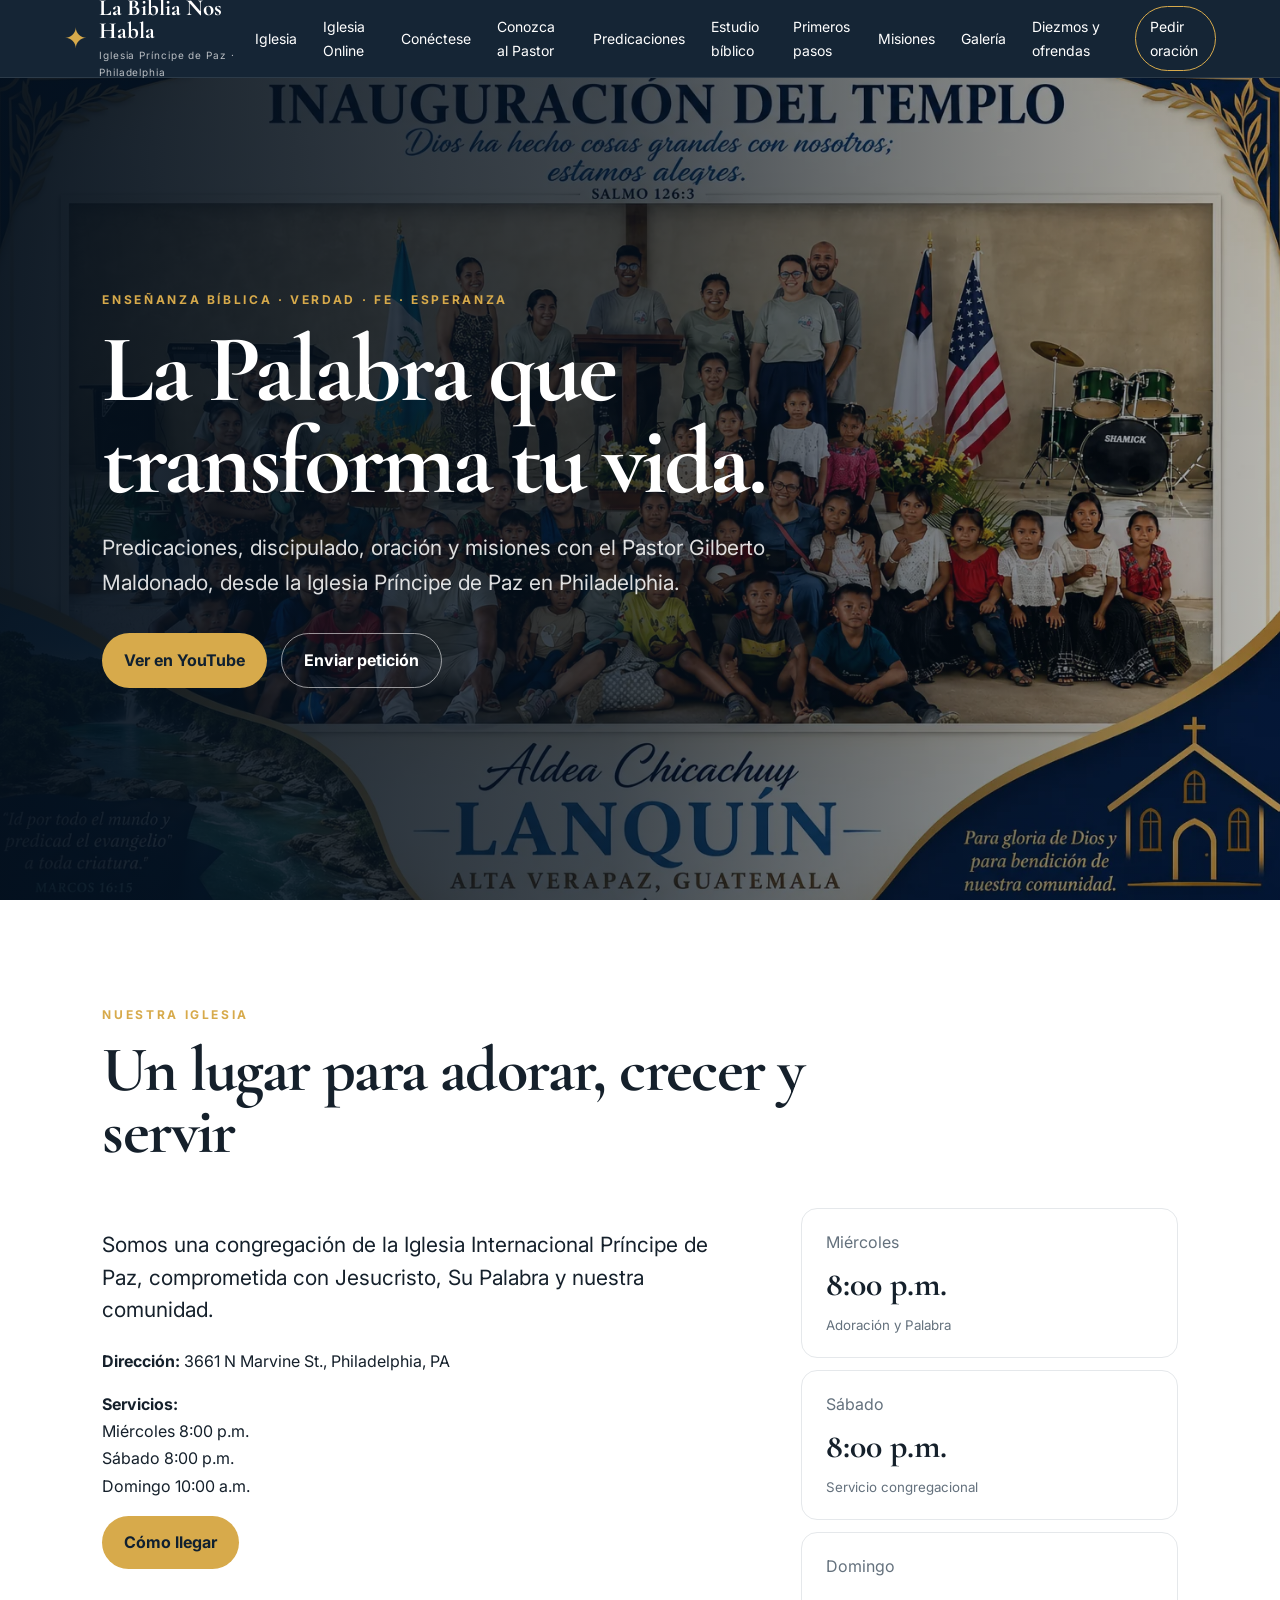
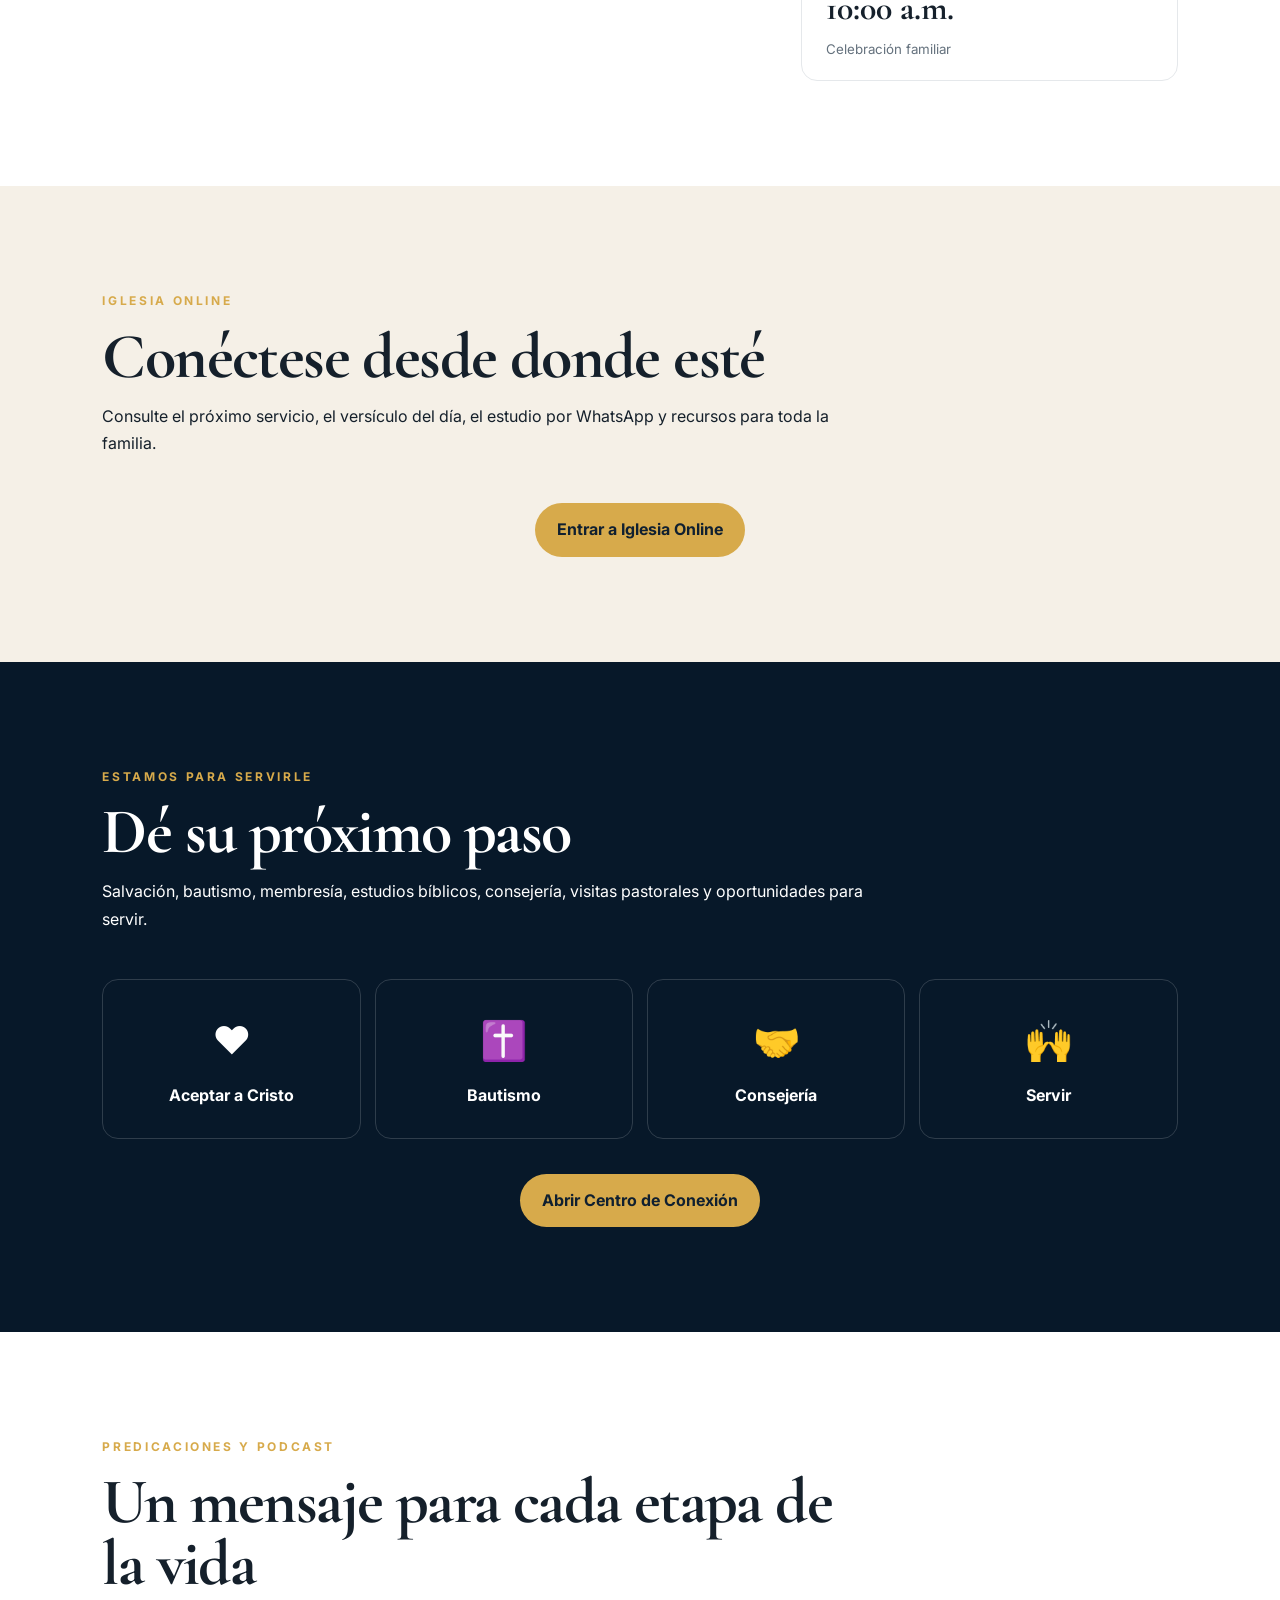
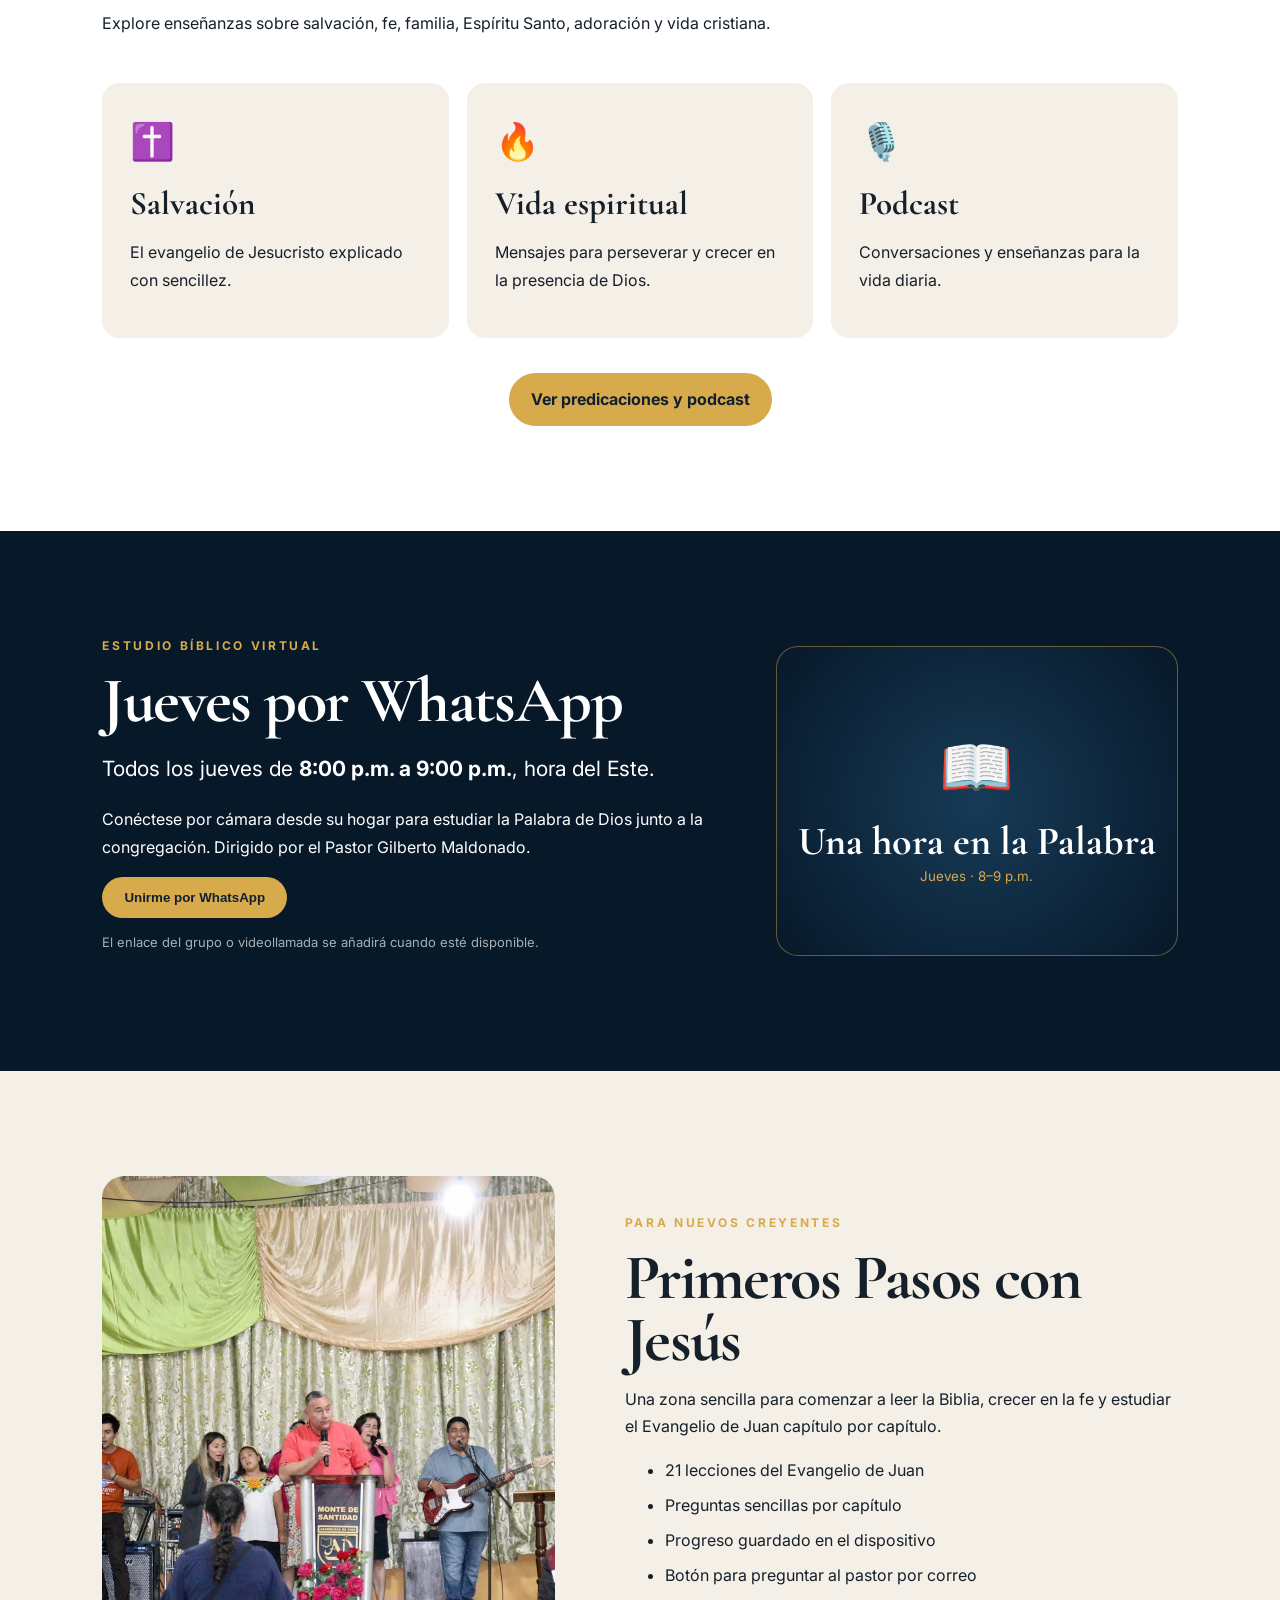
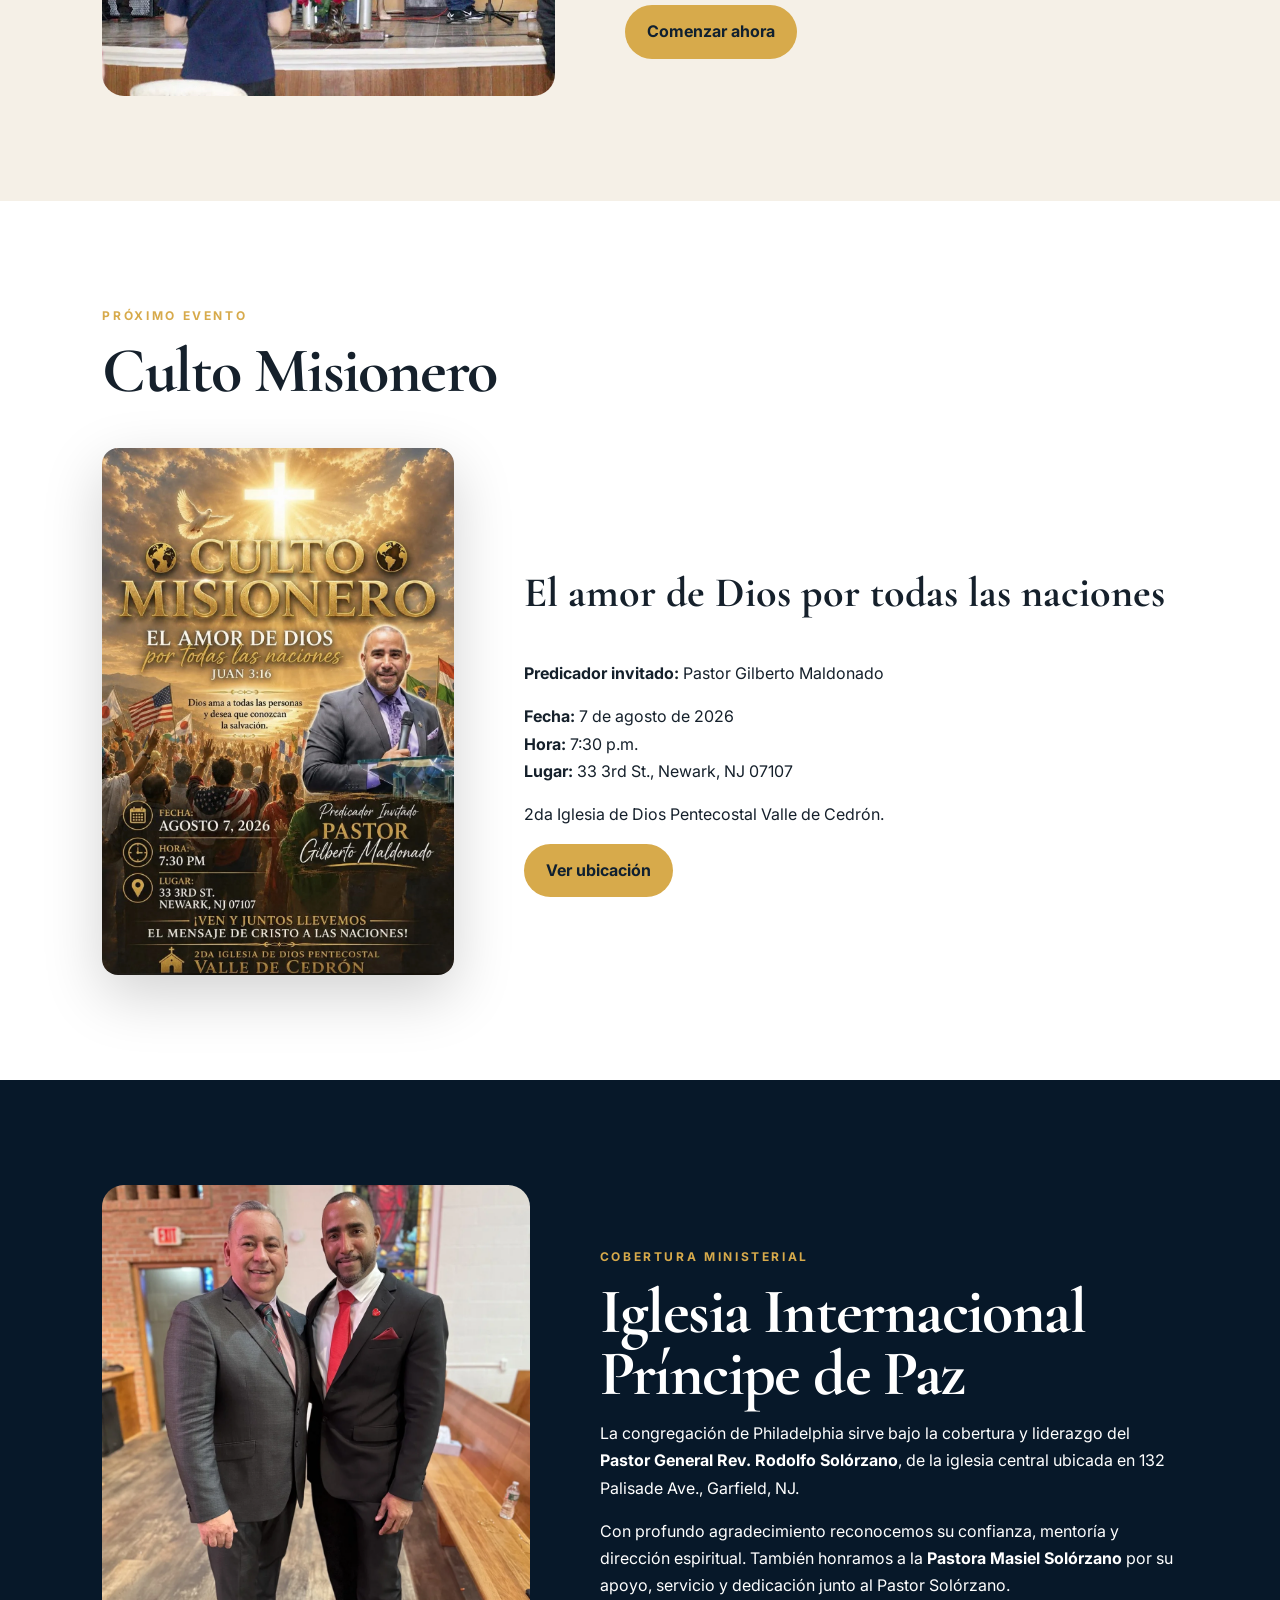
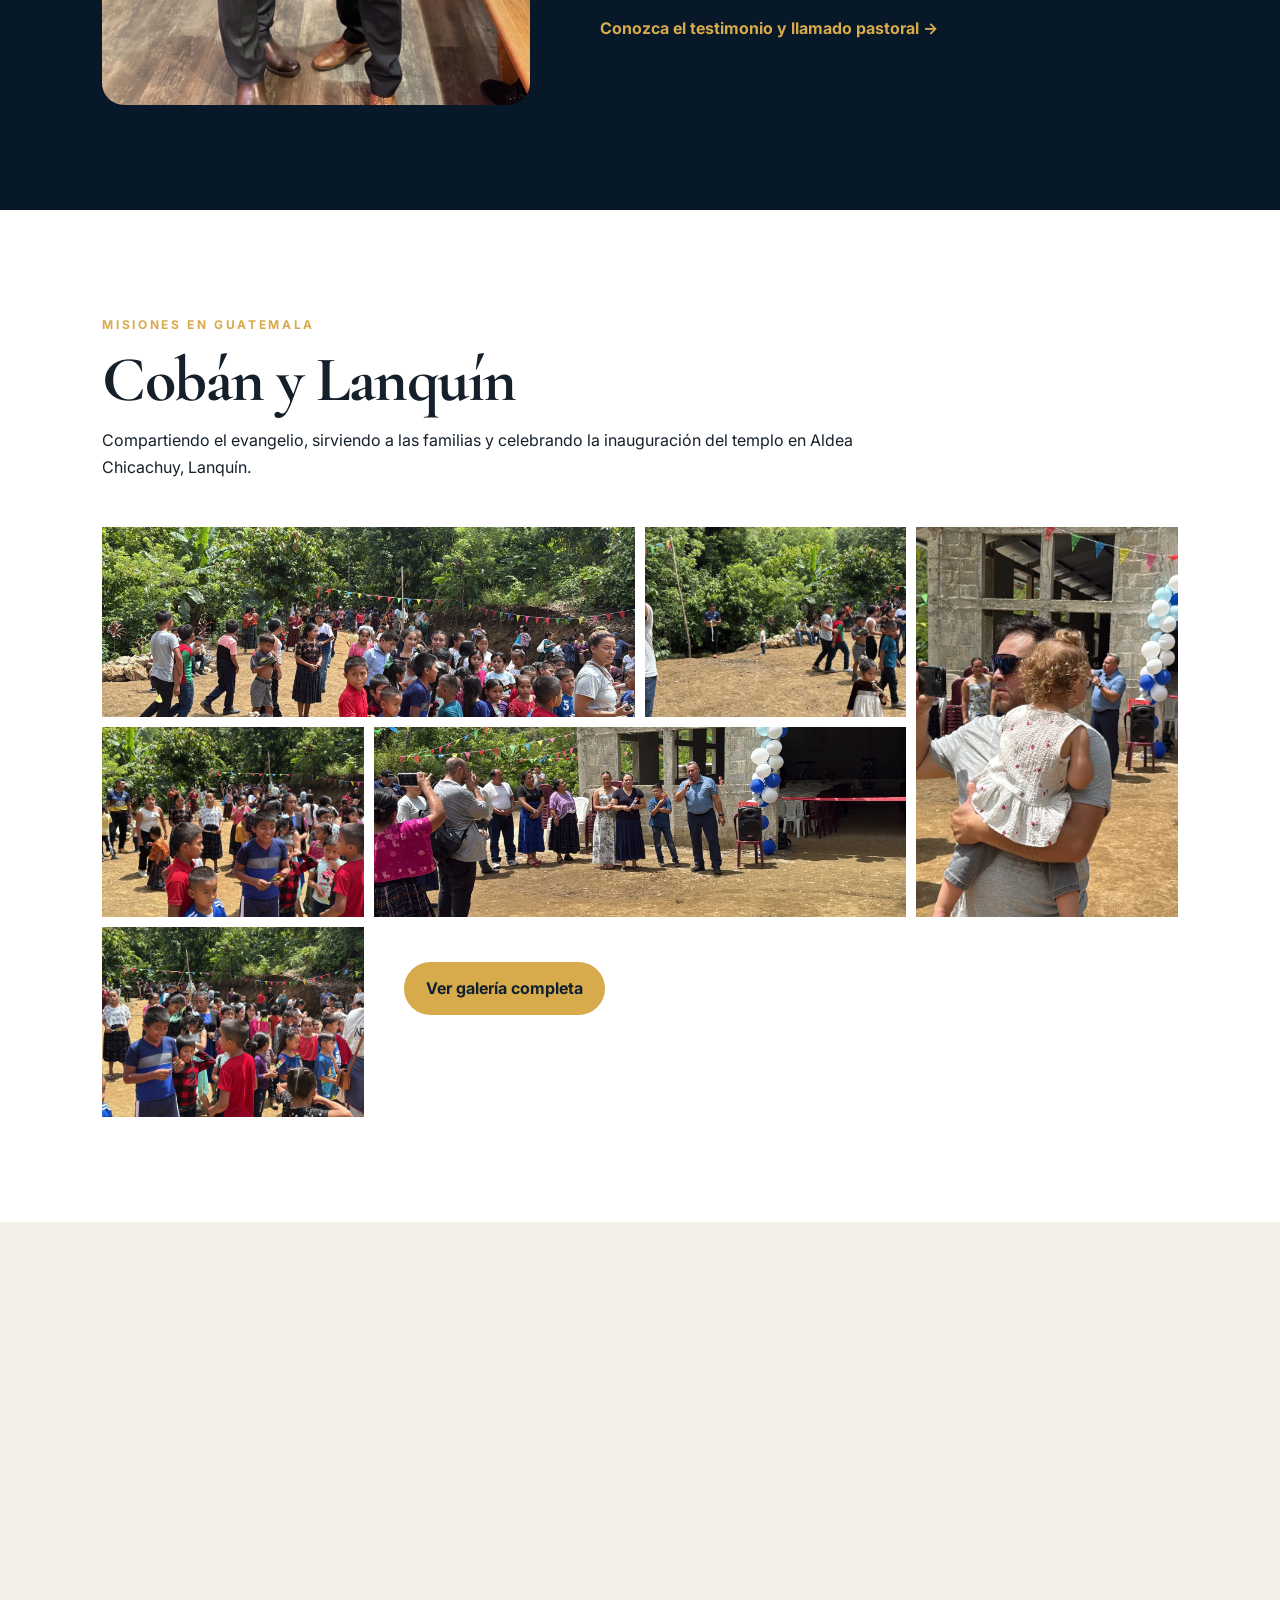
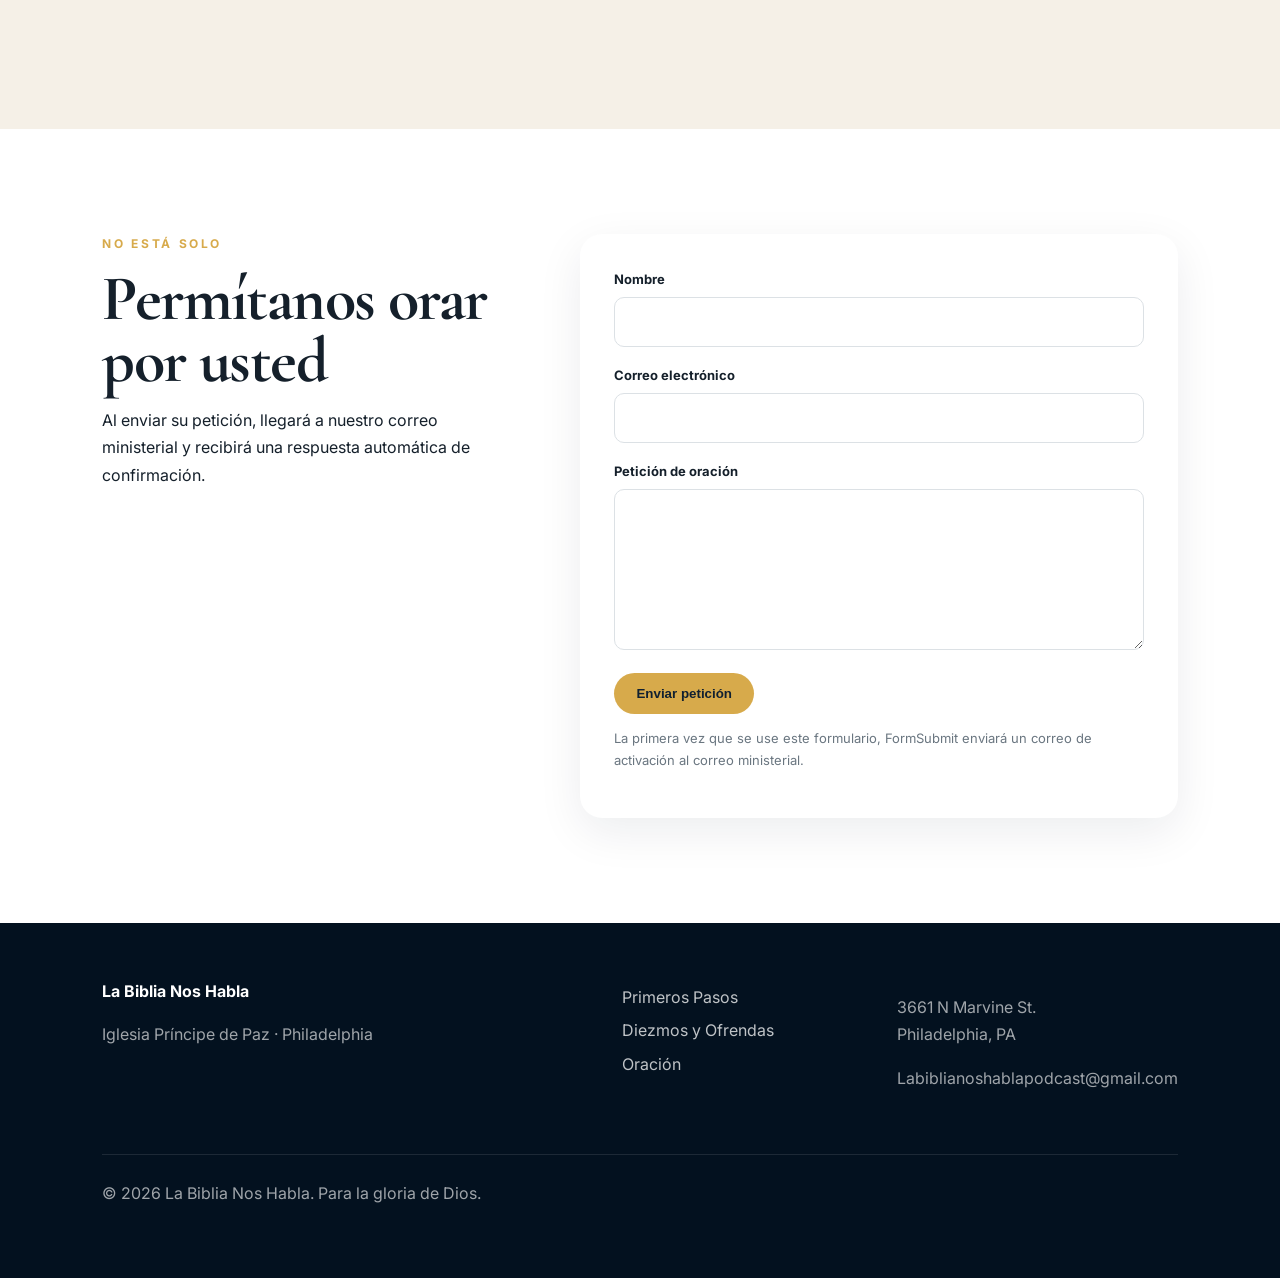
<file: index.html>
<!doctype html>
<html lang="es">
<head>
<meta charset="utf-8"><meta name="viewport" content="width=device-width,initial-scale=1">
<meta name="description" content="La Biblia Nos Habla e Iglesia Príncipe de Paz Philadelphia. Predicaciones, discipulado, misiones, oración y estudios bíblicos.">
<title>La Biblia Nos Habla | Iglesia Príncipe de Paz Philadelphia</title>
<link rel="preconnect" href="https://fonts.googleapis.com">
<link rel="preconnect" href="https://fonts.gstatic.com" crossorigin>
<link href="https://fonts.googleapis.com/css2?family=Cormorant+Garamond:wght@600;700&family=Inter:wght@400;500;600;700&display=swap" rel="stylesheet">
<link rel="stylesheet" href="styles.css">
</head>
<body>
<header class="site-header">
<a class="brand" href="#inicio"><span class="brand-mark">✦</span><span><strong>La Biblia Nos Habla</strong><small>Iglesia Príncipe de Paz · Philadelphia</small></span></a>
<button class="menu-btn" aria-label="Abrir menú">☰</button>
<nav class="nav">
<a href="#iglesia">Iglesia</a><a href="iglesia-online.html">Iglesia Online</a><a href="conexion.html">Conéctese</a><a href="pastor.html">Conozca al Pastor</a><a href="predicaciones.html">Predicaciones</a><a href="#estudio">Estudio bíblico</a><a href="principiantes.html">Primeros pasos</a>
<a href="#misiones">Misiones</a><a href="gallery.html">Galería</a><a href="dar.html">Diezmos y ofrendas</a><a class="nav-cta" href="#oracion">Pedir oración</a>
</nav>
</header>

<main>
<section class="hero" id="inicio">
<div class="hero-bg"></div><div class="hero-overlay"></div>
<div class="hero-content reveal">
<p class="eyebrow">Enseñanza bíblica · Verdad · Fe · Esperanza</p>
<h1>La Palabra que transforma tu vida.</h1>
<p>Predicaciones, discipulado, oración y misiones con el Pastor Gilberto Maldonado, desde la Iglesia Príncipe de Paz en Philadelphia.</p>
<div class="actions"><a class="btn primary" href="https://www.youtube.com/@GilbertoMaldonado-00" target="_blank">Ver en YouTube</a><a class="btn ghost" href="#oracion">Enviar petición</a></div>
</div>
</section>

<section class="section" id="iglesia">
<div class="section-head reveal"><p class="eyebrow">Nuestra iglesia</p><h2>Un lugar para adorar, crecer y servir</h2></div>
<div class="welcome-grid">
<div class="welcome-copy reveal">
<p class="lead">Somos una congregación de la Iglesia Internacional Príncipe de Paz, comprometida con Jesucristo, Su Palabra y nuestra comunidad.</p>
<p><strong>Dirección:</strong> 3661 N Marvine St., Philadelphia, PA</p>
<p><strong>Servicios:</strong><br>Miércoles 8:00 p.m.<br>Sábado 8:00 p.m.<br>Domingo 10:00 a.m.</p>
<a class="btn primary" target="_blank" href="https://www.google.com/maps/search/?api=1&query=3661+N+Marvine+St+Philadelphia+PA">Cómo llegar</a>
</div>
<div class="service-cards reveal">
<article><span>Miércoles</span><strong>8:00 p.m.</strong><small>Adoración y Palabra</small></article>
<article><span>Sábado</span><strong>8:00 p.m.</strong><small>Servicio congregacional</small></article>
<article><span>Domingo</span><strong>10:00 a.m.</strong><small>Celebración familiar</small></article>
</div>
</div>
</section>



<section class="section online-preview"><div class="section-head reveal"><p class="eyebrow">Iglesia Online</p><h2>Conéctese desde donde esté</h2><p>Consulte el próximo servicio, el versículo del día, el estudio por WhatsApp y recursos para toda la familia.</p></div><div class="gallery-cta"><a class="btn primary" href="iglesia-online.html">Entrar a Iglesia Online</a></div></section>
<section class="section connection-preview">
<div class="section-head reveal">
<p class="eyebrow">Estamos para servirle</p>
<h2>Dé su próximo paso</h2>
<p>Salvación, bautismo, membresía, estudios bíblicos, consejería, visitas pastorales y oportunidades para servir.</p>
</div>
<div class="connection-preview-grid">
<a class="reveal" href="conexion.html"><span>❤️</span><strong>Aceptar a Cristo</strong></a>
<a class="reveal" href="conexion.html"><span>✝️</span><strong>Bautismo</strong></a>
<a class="reveal" href="conexion.html"><span>🤝</span><strong>Consejería</strong></a>
<a class="reveal" href="conexion.html"><span>🙌</span><strong>Servir</strong></a>
</div>
<div class="gallery-cta"><a class="btn primary" href="conexion.html">Abrir Centro de Conexión</a></div>
</section>

<section class="section sermons-preview">
<div class="section-head reveal">
<p class="eyebrow">Predicaciones y Podcast</p>
<h2>Un mensaje para cada etapa de la vida</h2>
<p>Explore enseñanzas sobre salvación, fe, familia, Espíritu Santo, adoración y vida cristiana.</p>
</div>
<div class="preview-message-grid">
<article class="reveal"><span>✝️</span><h3>Salvación</h3><p>El evangelio de Jesucristo explicado con sencillez.</p></article>
<article class="reveal"><span>🔥</span><h3>Vida espiritual</h3><p>Mensajes para perseverar y crecer en la presencia de Dios.</p></article>
<article class="reveal"><span>🎙️</span><h3>Podcast</h3><p>Conversaciones y enseñanzas para la vida diaria.</p></article>
</div>
<div class="gallery-cta"><a class="btn primary" href="predicaciones.html">Ver predicaciones y podcast</a></div>
</section>

<section class="section dark study-live" id="estudio">
<div class="study-copy reveal">
<p class="eyebrow">Estudio bíblico virtual</p><h2>Jueves por WhatsApp</h2>
<p class="lead">Todos los jueves de <strong>8:00 p.m. a 9:00 p.m.</strong>, hora del Este.</p>
<p>Conéctese por cámara desde su hogar para estudiar la Palabra de Dios junto a la congregación. Dirigido por el Pastor Gilberto Maldonado.</p>
<button class="btn primary" id="whatsappJoin">Unirme por WhatsApp</button>
<p class="small-note" id="whatsappNote">El enlace del grupo o videollamada se añadirá cuando esté disponible.</p>
</div>
<div class="study-badge reveal"><span>📖</span><strong>Una hora en la Palabra</strong><small>Jueves · 8–9 p.m.</small></div>
</section>

<section class="section soft beginner-preview">
<div class="beginner-photo reveal"><img src="assets/images/worship.webp" alt="Estudio y adoración"></div>
<div class="beginner-copy reveal">
<p class="eyebrow">Para nuevos creyentes</p><h2>Primeros Pasos con Jesús</h2>
<p>Una zona sencilla para comenzar a leer la Biblia, crecer en la fe y estudiar el Evangelio de Juan capítulo por capítulo.</p>
<ul><li>21 lecciones del Evangelio de Juan</li><li>Preguntas sencillas por capítulo</li><li>Progreso guardado en el dispositivo</li><li>Botón para preguntar al pastor por correo</li></ul>
<a class="btn primary" href="principiantes.html">Comenzar ahora</a>
</div>
</section>

<section class="section" id="evento">
<div class="section-head reveal"><p class="eyebrow">Próximo evento</p><h2>Culto Misionero</h2></div>
<div class="event-grid">
<img class="event-flyer reveal" src="assets/images/culto-misionero-agosto-2026.webp" alt="Invitación al Culto Misionero">
<div class="event-copy reveal"><h3>El amor de Dios por todas las naciones</h3><p><strong>Predicador invitado:</strong> Pastor Gilberto Maldonado</p><p><strong>Fecha:</strong> 7 de agosto de 2026<br><strong>Hora:</strong> 7:30 p.m.<br><strong>Lugar:</strong> 33 3rd St., Newark, NJ 07107</p><p>2da Iglesia de Dios Pentecostal Valle de Cedrón.</p><a class="btn primary" target="_blank" href="https://www.google.com/maps/search/?api=1&query=33+3rd+St+Newark+NJ+07107">Ver ubicación</a></div>
</div>
</section>

<section class="section dark" id="cobertura">
<div class="covering-grid">
<div class="covering-image reveal"><img src="assets/images/leadership.webp" alt="Pastor Rev. Rodolfo Solórzano y Pastor Gilberto Maldonado"></div>
<div class="covering-copy reveal"><p class="eyebrow">Cobertura ministerial</p><h2>Iglesia Internacional Príncipe de Paz</h2>
<p>La congregación de Philadelphia sirve bajo la cobertura y liderazgo del <strong>Pastor General Rev. Rodolfo Solórzano</strong>, de la iglesia central ubicada en 132 Palisade Ave., Garfield, NJ.</p>
<p>Con profundo agradecimiento reconocemos su confianza, mentoría y dirección espiritual. También honramos a la <strong>Pastora Masiel Solórzano</strong> por su apoyo, servicio y dedicación junto al Pastor Solórzano.</p><a class="text-link" href="pastor.html">Conozca el testimonio y llamado pastoral →</a>
</div>
</div>
</section>

<section class="section" id="misiones">
<div class="section-head reveal"><p class="eyebrow">Misiones en Guatemala</p><h2>Cobán y Lanquín</h2><p>Compartiendo el evangelio, sirviendo a las familias y celebrando la inauguración del templo en Aldea Chicachuy, Lanquín.</p></div>
<div class="gallery">
<button class="gallery-item wide" data-src="assets/images/mission-1.webp"><img src="assets/images/mission-1.webp" alt="Misión Guatemala"></button>
<button class="gallery-item" data-src="assets/images/mission-2.webp"><img src="assets/images/mission-2.webp" alt="Misión Guatemala"></button>
<button class="gallery-item tall" data-src="assets/images/mission-3.webp"><img src="assets/images/mission-3.webp" alt="Misión Guatemala"></button>
<button class="gallery-item" data-src="assets/images/mission-4.webp"><img src="assets/images/mission-4.webp" alt="Misión Guatemala"></button>
<button class="gallery-item wide" data-src="assets/images/mission-5.webp"><img src="assets/images/mission-5.webp" alt="Misión Guatemala"></button>
<button class="gallery-item" data-src="assets/images/mission-6.webp"><img src="assets/images/mission-6.webp" alt="Misión Guatemala"></button>
<div class="gallery-cta"><a class="btn primary" href="gallery.html">Ver galería completa</a></div></div>
</section>

<section class="section soft giving-preview">
<div class="giving-copy reveal"><p class="eyebrow">Participe en la obra</p><h2>Diezmos, ofrendas y misiones</h2><p>Una sección organizada para apoyar el ministerio local, el fondo misionero, benevolencia y otros proyectos de la iglesia.</p><a class="btn primary" href="dar.html">Ver formas de dar</a></div>
<div class="giving-cards reveal"><article>⛪<strong>Diezmos</strong></article><article>🤲<strong>Ofrendas</strong></article><article>🌎<strong>Misiones</strong></article><article>❤️<strong>Benevolencia</strong></article></div>
</section>

<section class="section prayer" id="oracion">
<div class="prayer-copy reveal"><p class="eyebrow">No está solo</p><h2>Permítanos orar por usted</h2><p>Al enviar su petición, llegará a nuestro correo ministerial y recibirá una respuesta automática de confirmación.</p></div>
<form class="prayer-form reveal" action="https://formsubmit.co/Labiblianoshablapodcast@gmail.com" method="POST">
<input type="hidden" name="_subject" value="Nueva petición de oración desde labiblianoshabla.org">
<input type="hidden" name="_template" value="table">
<input type="hidden" name="_captcha" value="false">
<input type="hidden" name="_autoresponse" value="Dios le bendiga. Hemos recibido su petición de oración. Cuente conmigo; estaré orando por usted. Que el Señor fortalezca su vida y su familia. — Pastor Gilberto Maldonado, Iglesia Príncipe de Paz Philadelphia.">
<label>Nombre<input name="Nombre" required></label>
<label>Correo electrónico<input type="email" name="Correo" required></label>
<label>Petición de oración<textarea name="Petición" rows="6" required></textarea></label>
<button class="btn primary" type="submit">Enviar petición</button>
<p class="small-note">La primera vez que se use este formulario, FormSubmit enviará un correo de activación al correo ministerial.</p>
</form>
</section>
</main>

<footer>
<div><strong>La Biblia Nos Habla</strong><p>Iglesia Príncipe de Paz · Philadelphia</p></div>
<div><a href="principiantes.html">Primeros Pasos</a><a href="dar.html">Diezmos y Ofrendas</a><a href="#oracion">Oración</a></div>
<div><p>3661 N Marvine St.<br>Philadelphia, PA</p><p>Labiblianoshablapodcast@gmail.com</p></div>
<p class="copyright">© <span id="year"></span> La Biblia Nos Habla. Para la gloria de Dios.</p>
</footer>
<div class="lightbox"><button aria-label="Cerrar">×</button><img alt="Fotografía ampliada"></div>
<script src="config.js"></script><script src="script.js"></script>
</body></html>
</file>
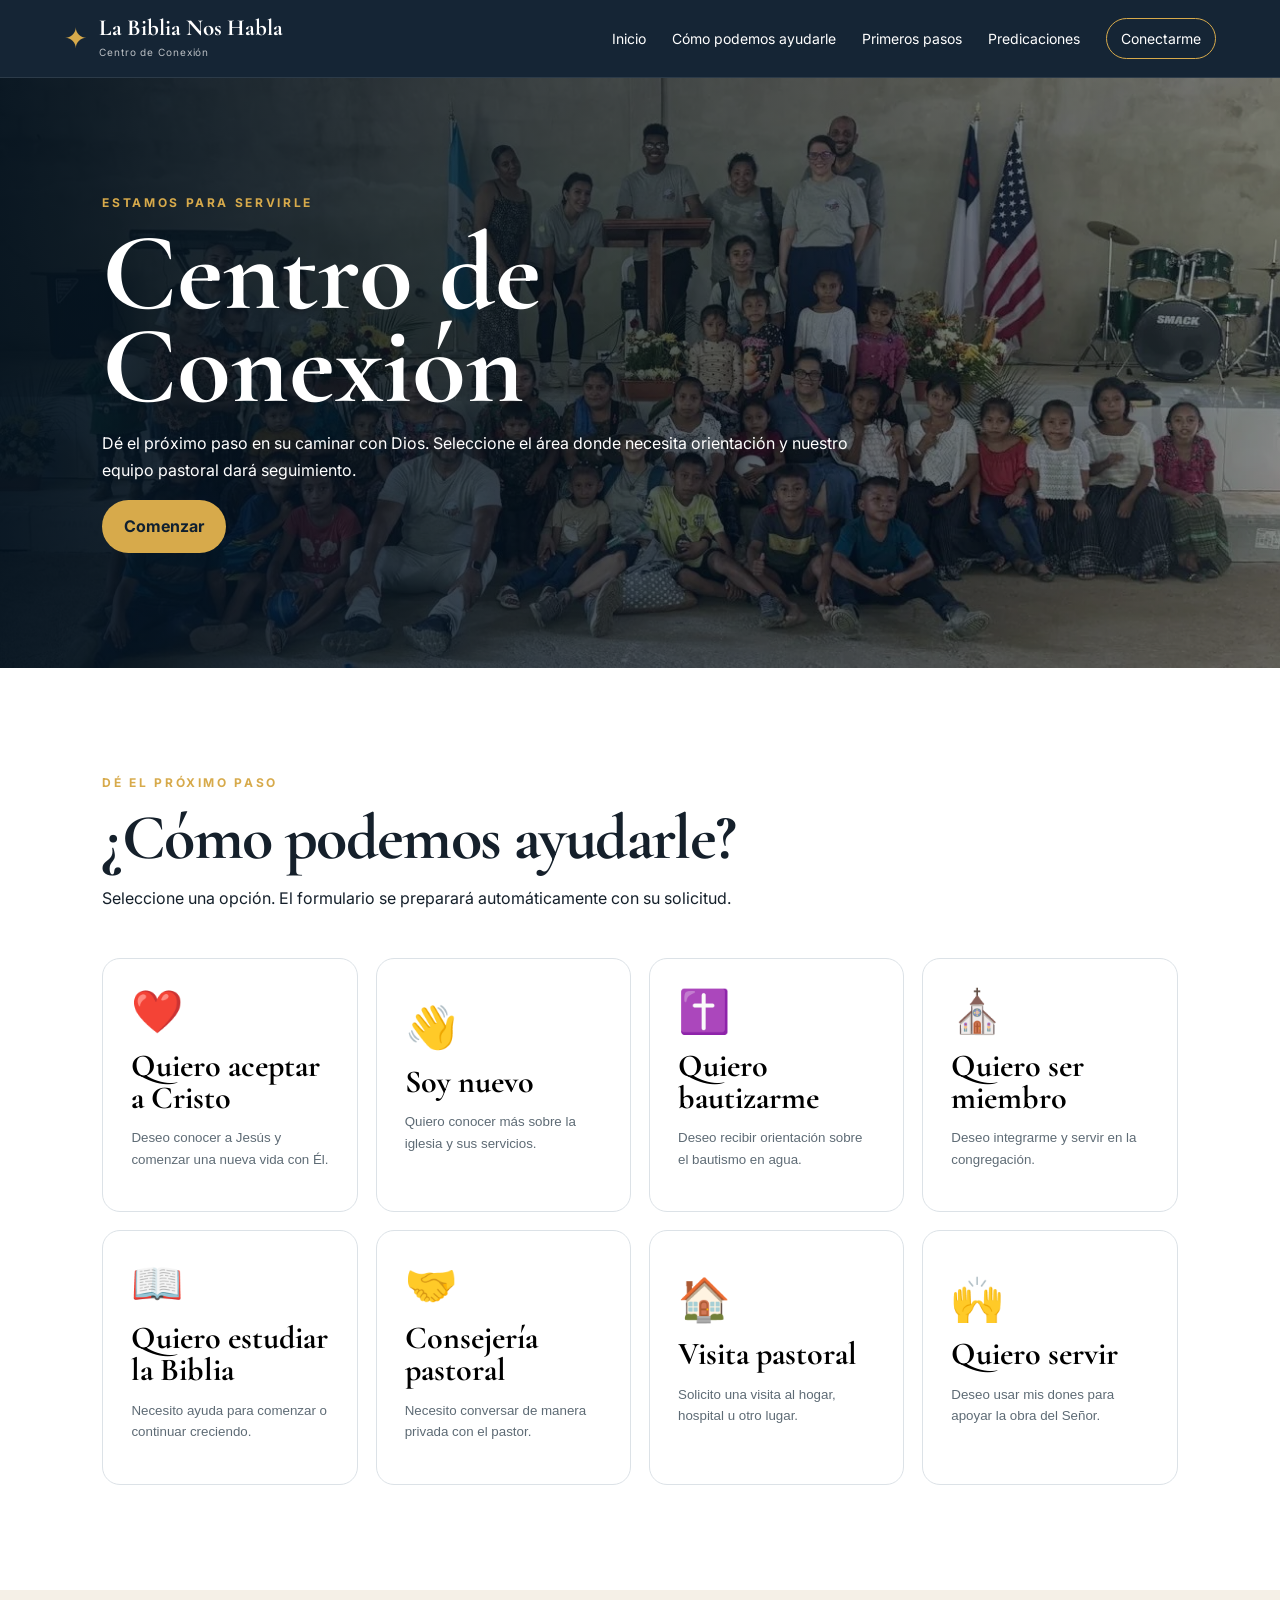
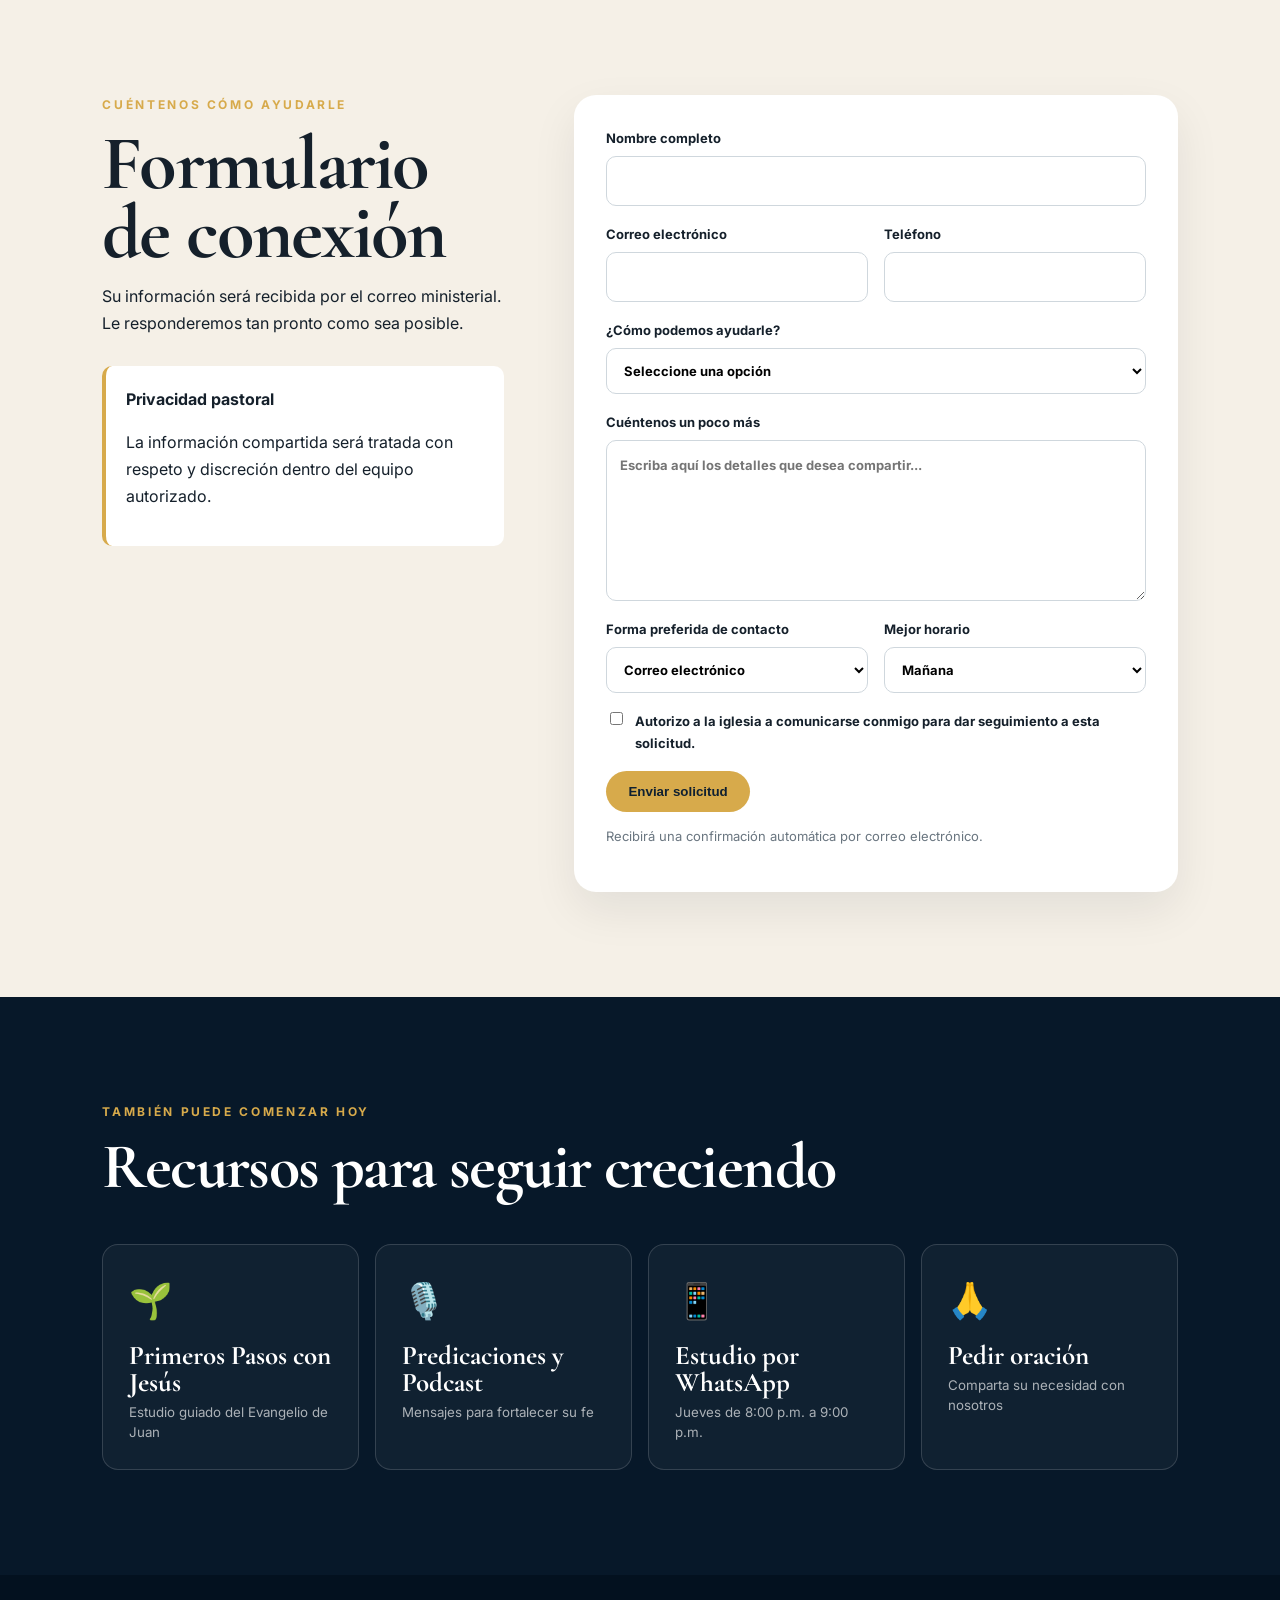
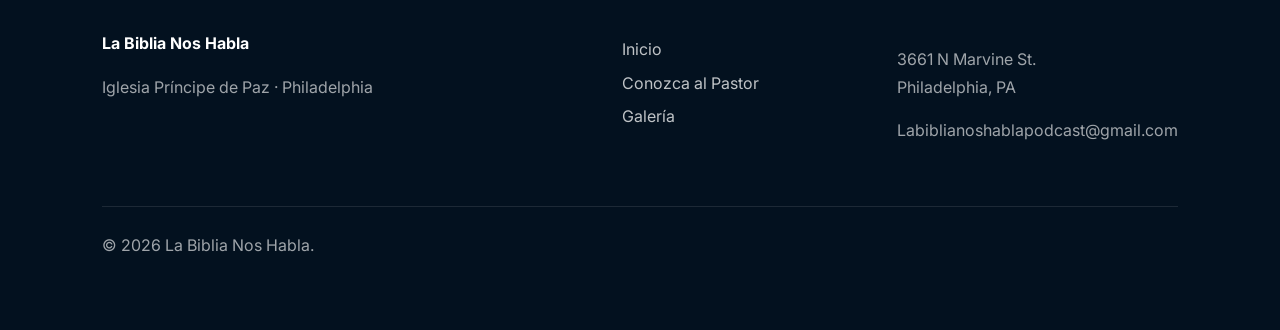
<file: conexion.html>
<!doctype html>
<html lang="es">
<head>
<meta charset="utf-8">
<meta name="viewport" content="width=device-width,initial-scale=1">
<meta name="description" content="Centro de Conexión de la Iglesia Príncipe de Paz Philadelphia: salvación, bautismo, membresía, consejería, visitas y estudios bíblicos.">
<title>Centro de Conexión | La Biblia Nos Habla</title>
<link rel="preconnect" href="https://fonts.googleapis.com">
<link rel="preconnect" href="https://fonts.gstatic.com" crossorigin>
<link href="https://fonts.googleapis.com/css2?family=Cormorant+Garamond:wght@600;700&family=Inter:wght@400;500;600;700&display=swap" rel="stylesheet">
<link rel="stylesheet" href="styles.css">
</head>
<body class="inner-page connection-page">
<header class="site-header">
<a class="brand" href="index.html"><span class="brand-mark">✦</span><span><strong>La Biblia Nos Habla</strong><small>Centro de Conexión</small></span></a>
<button class="menu-btn" aria-label="Abrir menú">☰</button>
<nav class="nav">
<a href="index.html">Inicio</a>
<a href="#opciones">Cómo podemos ayudarle</a>
<a href="principiantes.html">Primeros pasos</a>
<a href="predicaciones.html">Predicaciones</a>
<a class="nav-cta" href="#formulario">Conectarme</a>
</nav>
</header>

<main>
<section class="inner-hero connection-hero">
<div>
<p class="eyebrow">Estamos para servirle</p>
<h1>Centro de Conexión</h1>
<p>Dé el próximo paso en su caminar con Dios. Seleccione el área donde necesita orientación y nuestro equipo pastoral dará seguimiento.</p>
<a class="btn primary" href="#opciones">Comenzar</a>
</div>
</section>

<section class="section" id="opciones">
<div class="section-head">
<p class="eyebrow">Dé el próximo paso</p>
<h2>¿Cómo podemos ayudarle?</h2>
<p>Seleccione una opción. El formulario se preparará automáticamente con su solicitud.</p>
</div>

<div class="connection-grid">
<button class="connection-card" data-request="Quiero aceptar a Cristo">
<span>❤️</span><h3>Quiero aceptar a Cristo</h3><p>Deseo conocer a Jesús y comenzar una nueva vida con Él.</p>
</button>
<button class="connection-card" data-request="Soy nuevo o visitante">
<span>👋</span><h3>Soy nuevo</h3><p>Quiero conocer más sobre la iglesia y sus servicios.</p>
</button>
<button class="connection-card" data-request="Quiero bautizarme">
<span>✝️</span><h3>Quiero bautizarme</h3><p>Deseo recibir orientación sobre el bautismo en agua.</p>
</button>
<button class="connection-card" data-request="Quiero ser miembro">
<span>⛪</span><h3>Quiero ser miembro</h3><p>Deseo integrarme y servir en la congregación.</p>
</button>
<button class="connection-card" data-request="Quiero estudiar la Biblia">
<span>📖</span><h3>Quiero estudiar la Biblia</h3><p>Necesito ayuda para comenzar o continuar creciendo.</p>
</button>
<button class="connection-card" data-request="Necesito consejería pastoral">
<span>🤝</span><h3>Consejería pastoral</h3><p>Necesito conversar de manera privada con el pastor.</p>
</button>
<button class="connection-card" data-request="Solicito una visita pastoral">
<span>🏠</span><h3>Visita pastoral</h3><p>Solicito una visita al hogar, hospital u otro lugar.</p>
</button>
<button class="connection-card" data-request="Quiero servir en un ministerio">
<span>🙌</span><h3>Quiero servir</h3><p>Deseo usar mis dones para apoyar la obra del Señor.</p>
</button>
</div>
</section>

<section class="section soft connection-form-section" id="formulario">
<div class="connection-form-copy">
<p class="eyebrow">Cuéntenos cómo ayudarle</p>
<h2>Formulario de conexión</h2>
<p>Su información será recibida por el correo ministerial. Le responderemos tan pronto como sea posible.</p>
<div class="privacy-note">
<strong>Privacidad pastoral</strong>
<p>La información compartida será tratada con respeto y discreción dentro del equipo autorizado.</p>
</div>
</div>

<form class="connection-form" action="https://formsubmit.co/Labiblianoshablapodcast@gmail.com" method="POST">
<input type="hidden" name="_subject" value="Nueva solicitud del Centro de Conexión">
<input type="hidden" name="_template" value="table">
<input type="hidden" name="_captcha" value="false">
<input type="hidden" name="_autoresponse" value="Dios le bendiga. Hemos recibido su solicitud en el Centro de Conexión de la Iglesia Príncipe de Paz Philadelphia. Gracias por comunicarse con nosotros. El Pastor Gilberto Maldonado o una persona autorizada dará seguimiento tan pronto sea posible.">
<label>Nombre completo<input name="Nombre completo" required></label>
<div class="form-row">
<label>Correo electrónico<input type="email" name="Correo" required></label>
<label>Teléfono<input type="tel" name="Teléfono"></label>
</div>
<label>¿Cómo podemos ayudarle?
<select id="requestType" name="Tipo de solicitud" required>
<option value="">Seleccione una opción</option>
<option>Quiero aceptar a Cristo</option>
<option>Soy nuevo o visitante</option>
<option>Quiero bautizarme</option>
<option>Quiero ser miembro</option>
<option>Quiero estudiar la Biblia</option>
<option>Necesito consejería pastoral</option>
<option>Solicito una visita pastoral</option>
<option>Quiero servir en un ministerio</option>
<option>Otro</option>
</select>
</label>
<label>Cuéntenos un poco más<textarea name="Mensaje" rows="6" placeholder="Escriba aquí los detalles que desea compartir..." required></textarea></label>
<div class="form-row">
<label>Forma preferida de contacto
<select name="Contacto preferido">
<option>Correo electrónico</option>
<option>Teléfono</option>
<option>WhatsApp</option>
</select>
</label>
<label>Mejor horario
<select name="Mejor horario">
<option>Mañana</option>
<option>Tarde</option>
<option>Noche</option>
<option>Cualquier horario</option>
</select>
</label>
</div>
<label class="consent-check"><input type="checkbox" required> Autorizo a la iglesia a comunicarse conmigo para dar seguimiento a esta solicitud.</label>
<button class="btn primary" type="submit">Enviar solicitud</button>
<p class="small-note">Recibirá una confirmación automática por correo electrónico.</p>
</form>
</section>

<section class="section dark next-steps">
<div class="section-head">
<p class="eyebrow">También puede comenzar hoy</p>
<h2>Recursos para seguir creciendo</h2>
</div>
<div class="next-step-grid">
<a href="principiantes.html"><span>🌱</span><strong>Primeros Pasos con Jesús</strong><small>Estudio guiado del Evangelio de Juan</small></a>
<a href="predicaciones.html"><span>🎙️</span><strong>Predicaciones y Podcast</strong><small>Mensajes para fortalecer su fe</small></a>
<a href="index.html#estudio"><span>📱</span><strong>Estudio por WhatsApp</strong><small>Jueves de 8:00 p.m. a 9:00 p.m.</small></a>
<a href="index.html#oracion"><span>🙏</span><strong>Pedir oración</strong><small>Comparta su necesidad con nosotros</small></a>
</div>
</section>
</main>

<footer>
<div><strong>La Biblia Nos Habla</strong><p>Iglesia Príncipe de Paz · Philadelphia</p></div>
<div><a href="index.html">Inicio</a><a href="pastor.html">Conozca al Pastor</a><a href="gallery.html">Galería</a></div>
<div><p>3661 N Marvine St.<br>Philadelphia, PA</p><p>Labiblianoshablapodcast@gmail.com</p></div>
<p class="copyright">© <span id="year"></span> La Biblia Nos Habla.</p>
</footer>
<script src="conexion.js"></script>
</body>
</html>
</file>
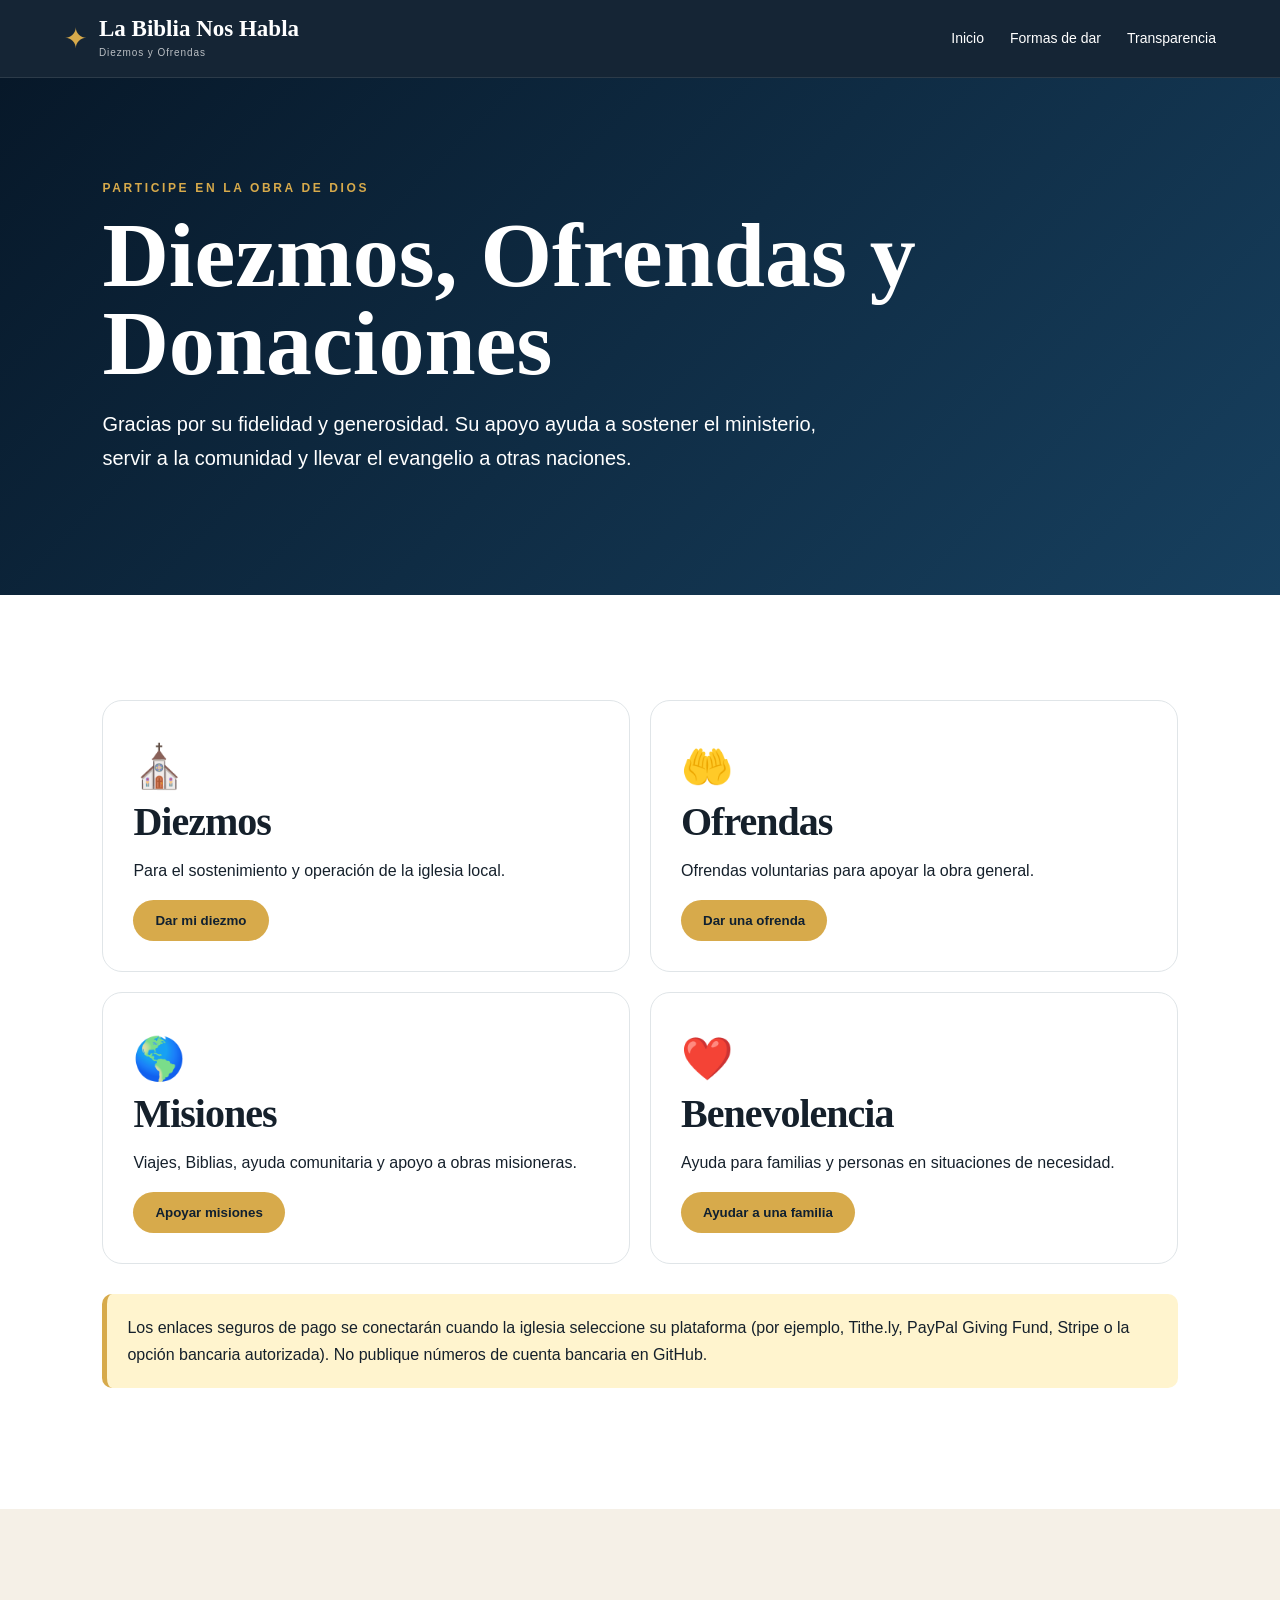
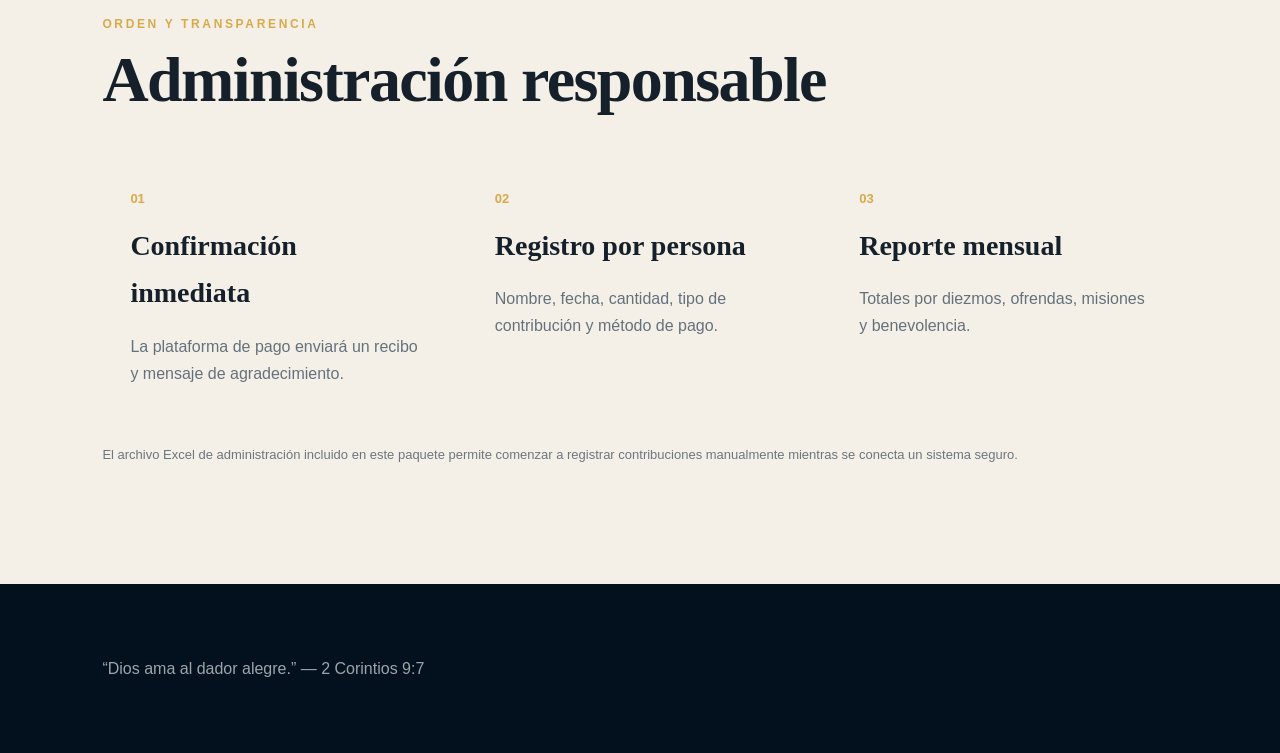
<file: dar.html>
<!doctype html><html lang="es"><head><meta charset="utf-8"><meta name="viewport" content="width=device-width,initial-scale=1"><title>Diezmos y Ofrendas</title><link rel="stylesheet" href="styles.css"></head><body class="inner-page">
<header class="site-header"><a class="brand" href="index.html"><span class="brand-mark">✦</span><span><strong>La Biblia Nos Habla</strong><small>Diezmos y Ofrendas</small></span></a><nav class="nav"><a href="index.html">Inicio</a><a href="#formas">Formas de dar</a><a href="#transparencia">Transparencia</a></nav></header>
<main><section class="inner-hero giving-hero"><p class="eyebrow">Participe en la obra de Dios</p><h1>Diezmos, Ofrendas y Donaciones</h1><p>Gracias por su fidelidad y generosidad. Su apoyo ayuda a sostener el ministerio, servir a la comunidad y llevar el evangelio a otras naciones.</p></section>
<section class="section" id="formas"><div class="giving-options">
<article><span>⛪</span><h2>Diezmos</h2><p>Para el sostenimiento y operación de la iglesia local.</p><button class="btn primary give-btn" data-type="titheLink">Dar mi diezmo</button></article>
<article><span>🤲</span><h2>Ofrendas</h2><p>Ofrendas voluntarias para apoyar la obra general.</p><button class="btn primary give-btn" data-type="offeringLink">Dar una ofrenda</button></article>
<article><span>🌎</span><h2>Misiones</h2><p>Viajes, Biblias, ayuda comunitaria y apoyo a obras misioneras.</p><button class="btn primary give-btn" data-type="missionsLink">Apoyar misiones</button></article>
<article><span>❤️</span><h2>Benevolencia</h2><p>Ayuda para familias y personas en situaciones de necesidad.</p><button class="btn primary give-btn" data-type="benevolenceLink">Ayudar a una familia</button></article>
</div><p class="setup-alert" id="givingAlert">Los enlaces seguros de pago se conectarán cuando la iglesia seleccione su plataforma (por ejemplo, Tithe.ly, PayPal Giving Fund, Stripe o la opción bancaria autorizada). No publique números de cuenta bancaria en GitHub.</p></section>
<section class="section soft" id="transparencia"><div class="section-head"><p class="eyebrow">Orden y transparencia</p><h2>Administración responsable</h2></div>
<div class="timeline-grid"><article><b>01</b><h3>Confirmación inmediata</h3><p>La plataforma de pago enviará un recibo y mensaje de agradecimiento.</p></article><article><b>02</b><h3>Registro por persona</h3><p>Nombre, fecha, cantidad, tipo de contribución y método de pago.</p></article><article><b>03</b><h3>Reporte mensual</h3><p>Totales por diezmos, ofrendas, misiones y benevolencia.</p></article></div>
<p class="small-note">El archivo Excel de administración incluido en este paquete permite comenzar a registrar contribuciones manualmente mientras se conecta un sistema seguro.</p></section></main>
<footer><p>“Dios ama al dador alegre.” — 2 Corintios 9:7</p></footer>
<script src="config.js"></script><script src="giving.js"></script></body></html>
</file>
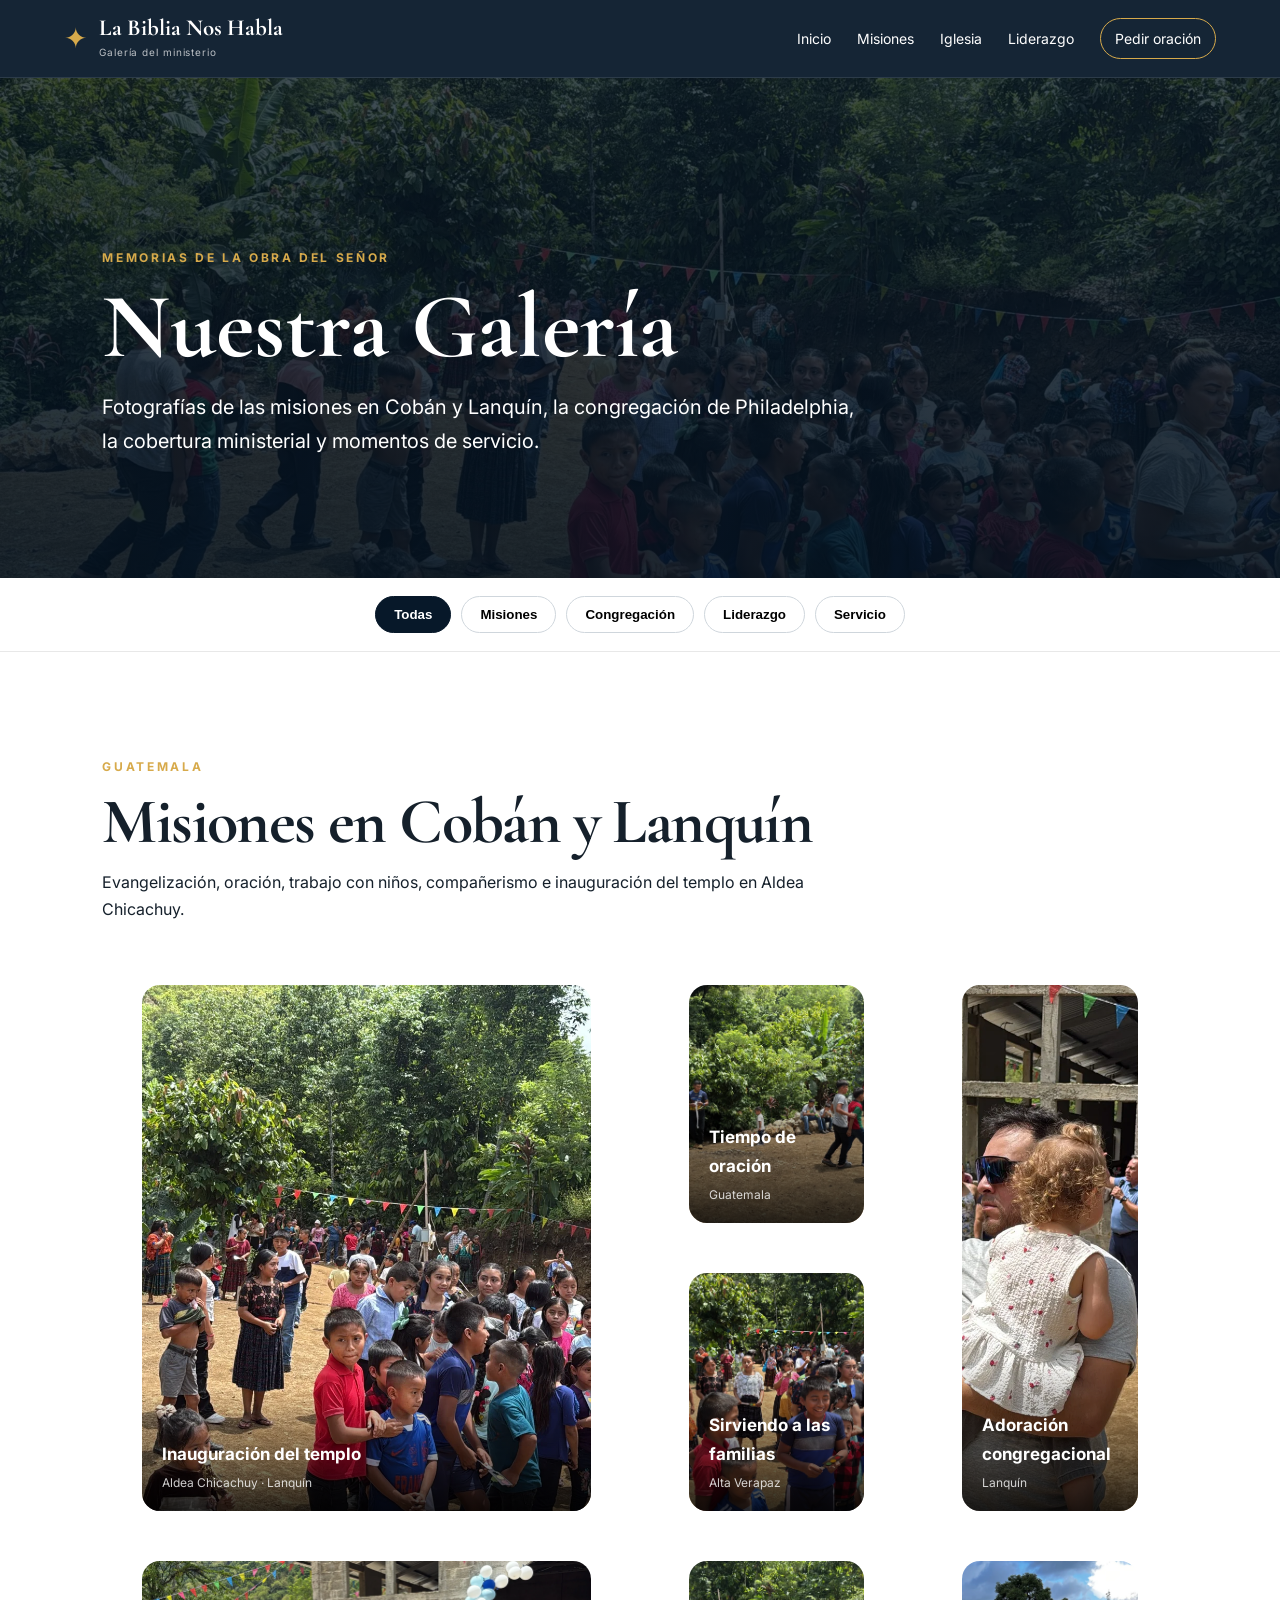
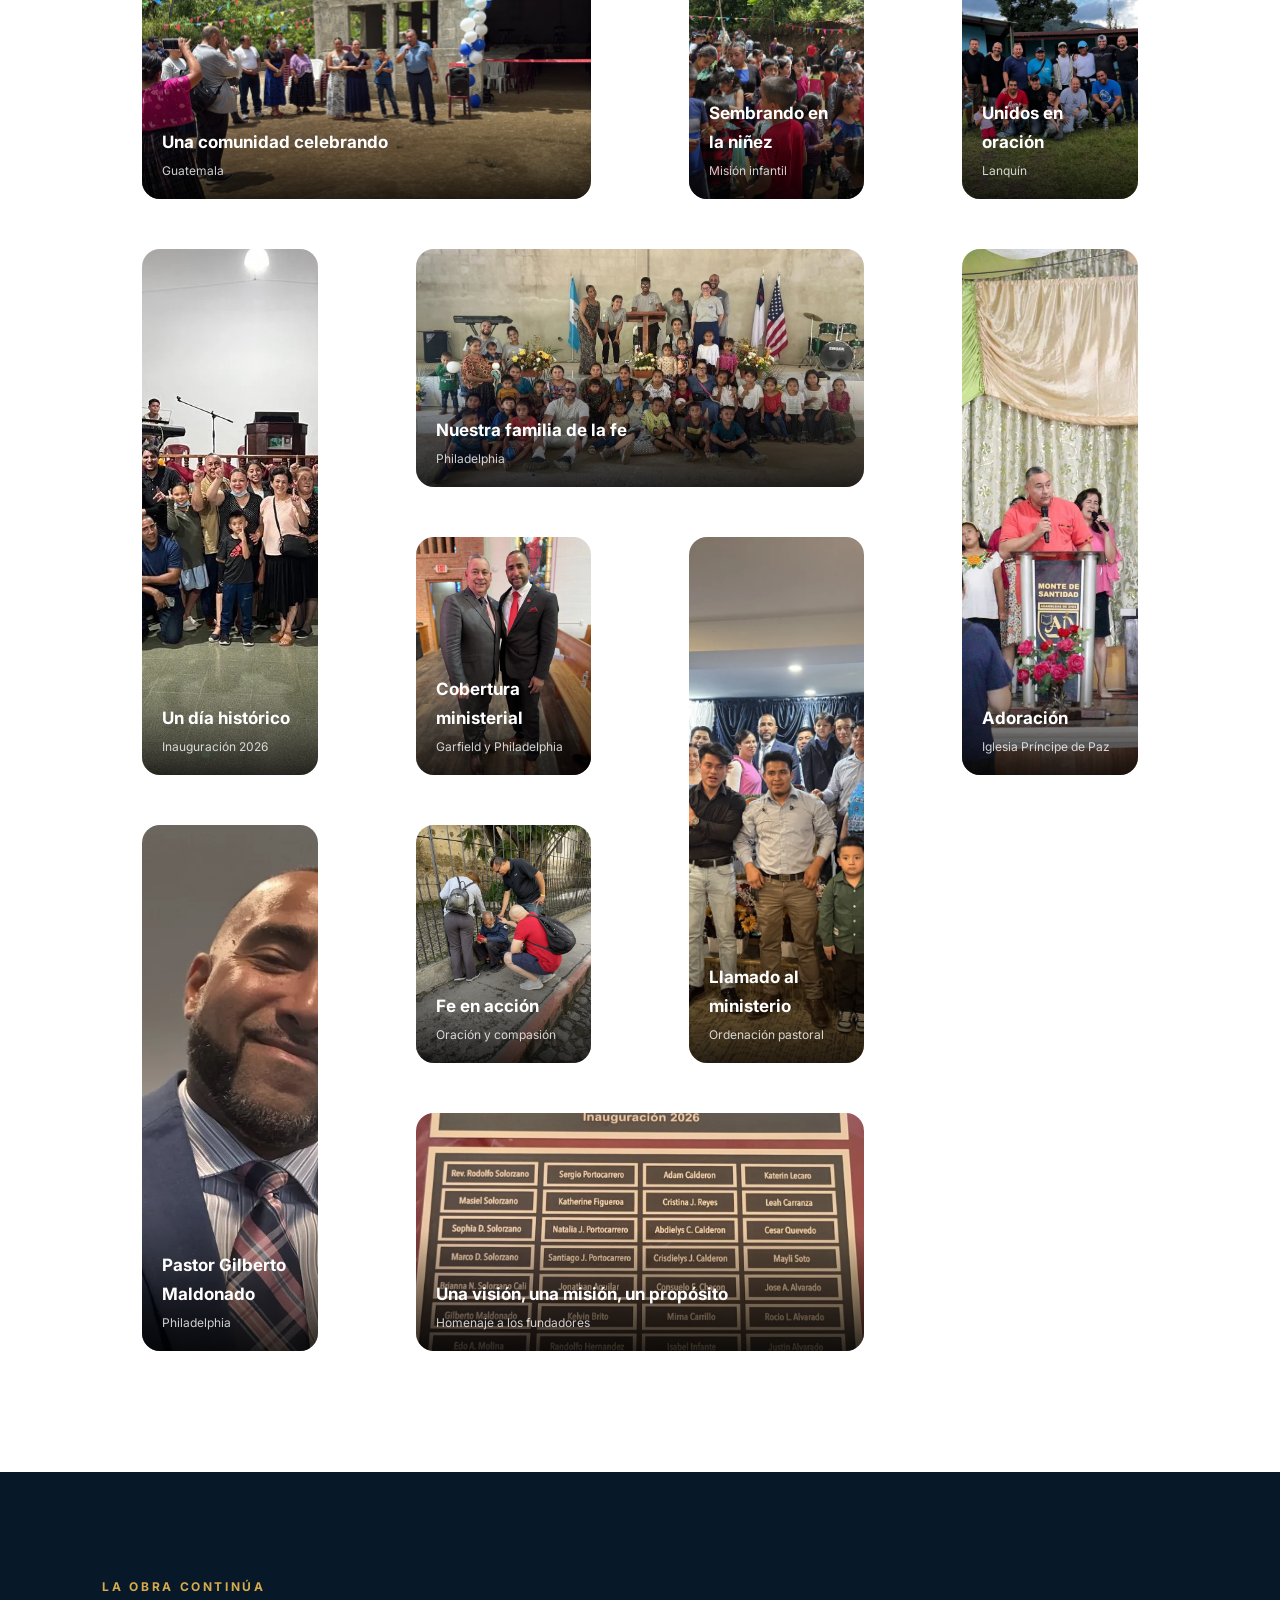
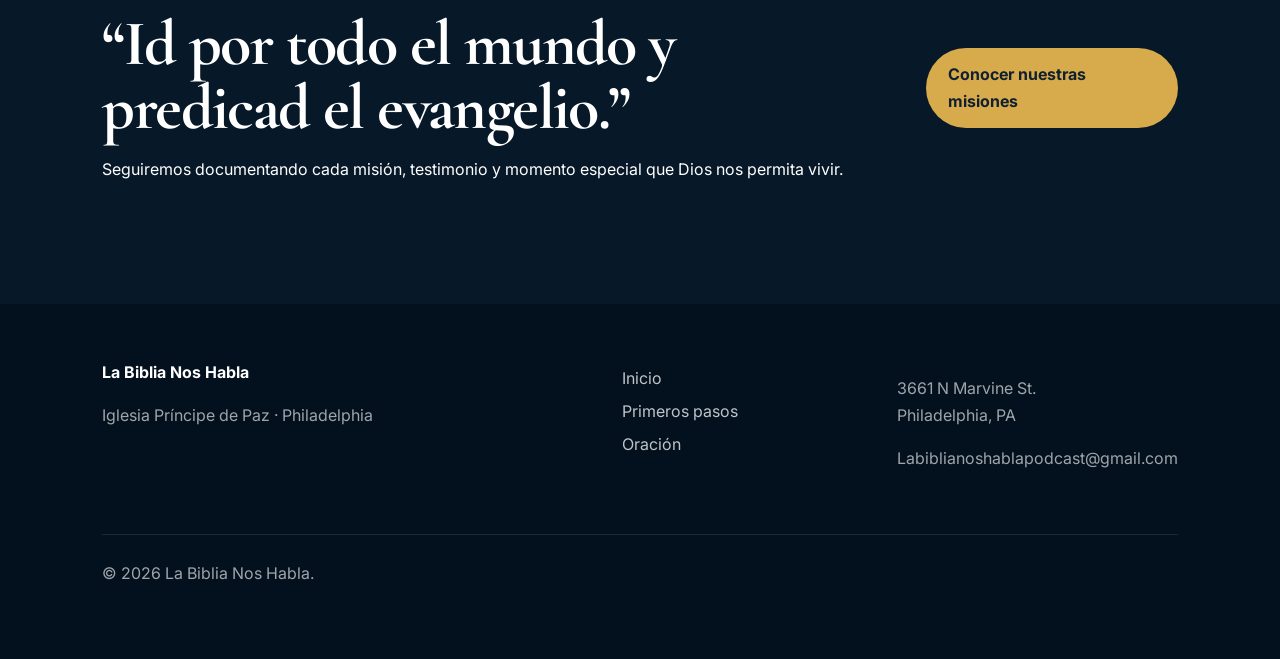
<file: gallery.html>
<!doctype html>
<html lang="es">
<head>
<meta charset="utf-8">
<meta name="viewport" content="width=device-width,initial-scale=1">
<meta name="description" content="Galería de la Iglesia Príncipe de Paz Philadelphia: misiones en Guatemala, congregación, liderazgo y servicio cristiano.">
<title>Galería | La Biblia Nos Habla</title>
<link rel="preconnect" href="https://fonts.googleapis.com">
<link rel="preconnect" href="https://fonts.gstatic.com" crossorigin>
<link href="https://fonts.googleapis.com/css2?family=Cormorant+Garamond:wght@600;700&family=Inter:wght@400;500;600;700&display=swap" rel="stylesheet">
<link rel="stylesheet" href="styles.css">
</head>
<body class="inner-page gallery-page">
<header class="site-header">
  <a class="brand" href="index.html">
    <span class="brand-mark">✦</span>
    <span><strong>La Biblia Nos Habla</strong><small>Galería del ministerio</small></span>
  </a>
  <button class="menu-btn" aria-label="Abrir menú">☰</button>
  <nav class="nav">
    <a href="index.html">Inicio</a>
    <a href="#misiones">Misiones</a>
    <a href="#iglesia">Iglesia</a>
    <a href="#liderazgo">Liderazgo</a>
    <a class="nav-cta" href="index.html#oracion">Pedir oración</a>
  </nav>
</header>

<main>
<section class="inner-hero gallery-hero">
  <p class="eyebrow">Memorias de la obra del Señor</p>
  <h1>Nuestra Galería</h1>
  <p>Fotografías de las misiones en Cobán y Lanquín, la congregación de Philadelphia, la cobertura ministerial y momentos de servicio.</p>
</section>

<section class="gallery-controls">
  <button class="gallery-filter active" data-filter="all">Todas</button>
  <button class="gallery-filter" data-filter="misiones">Misiones</button>
  <button class="gallery-filter" data-filter="iglesia">Congregación</button>
  <button class="gallery-filter" data-filter="liderazgo">Liderazgo</button>
  <button class="gallery-filter" data-filter="servicio">Servicio</button>
</section>

<section class="section gallery-section" id="misiones">
  <div class="section-head">
    <p class="eyebrow">Guatemala</p>
    <h2>Misiones en Cobán y Lanquín</h2>
    <p>Evangelización, oración, trabajo con niños, compañerismo e inauguración del templo en Aldea Chicachuy.</p>
  </div>

  <div class="photo-wall" id="photoWall">
    <figure class="photo-card featured" data-category="misiones">
      <button data-full="assets/images/mission-1.webp" data-caption="Inauguración del templo en Aldea Chicachuy, Lanquín">
        <img src="assets/images/mission-1.webp" alt="Inauguración del templo en Lanquín" loading="eager">
      </button><figcaption><strong>Inauguración del templo</strong><span>Aldea Chicachuy · Lanquín</span></figcaption>
    </figure>
    <figure class="photo-card" data-category="misiones">
      <button data-full="assets/images/mission-2.webp" data-caption="Oración y ministración durante la misión">
        <img src="assets/images/mission-2.webp" alt="Oración durante la misión" loading="lazy">
      </button><figcaption><strong>Tiempo de oración</strong><span>Guatemala</span></figcaption>
    </figure>
    <figure class="photo-card portrait" data-category="misiones">
      <button data-full="assets/images/mission-3.webp" data-caption="La congregación reunida para adorar al Señor">
        <img src="assets/images/mission-3.webp" alt="Congregación reunida" loading="lazy">
      </button><figcaption><strong>Adoración congregacional</strong><span>Lanquín</span></figcaption>
    </figure>
    <figure class="photo-card" data-category="misiones">
      <button data-full="assets/images/mission-4.webp" data-caption="Ministración a familias y niños">
        <img src="assets/images/mission-4.webp" alt="Ministración a familias" loading="lazy">
      </button><figcaption><strong>Sirviendo a las familias</strong><span>Alta Verapaz</span></figcaption>
    </figure>
    <figure class="photo-card wide" data-category="misiones">
      <button data-full="assets/images/mission-5.webp" data-caption="Celebración junto a la comunidad">
        <img src="assets/images/mission-5.webp" alt="Celebración misionera" loading="lazy">
      </button><figcaption><strong>Una comunidad celebrando</strong><span>Guatemala</span></figcaption>
    </figure>
    <figure class="photo-card" data-category="misiones">
      <button data-full="assets/images/mission-6.webp" data-caption="Niños participando en la actividad misionera">
        <img src="assets/images/mission-6.webp" alt="Niños en actividad misionera" loading="lazy">
      </button><figcaption><strong>Sembrando en la niñez</strong><span>Misión infantil</span></figcaption>
    </figure>
    <figure class="photo-card" data-category="misiones">
      <button data-full="assets/images/mission-7.webp" data-caption="El pueblo de Dios unido en oración">
        <img src="assets/images/mission-7.webp" alt="Pueblo unido en oración" loading="lazy">
      </button><figcaption><strong>Unidos en oración</strong><span>Lanquín</span></figcaption>
    </figure>
    <figure class="photo-card portrait" data-category="misiones">
      <button data-full="assets/images/mission-8.webp" data-caption="Recuerdo de la inauguración del templo">
        <img src="assets/images/mission-8.webp" alt="Grupo en inauguración del templo" loading="lazy">
      </button><figcaption><strong>Un día histórico</strong><span>Inauguración 2026</span></figcaption>
    </figure>

    <figure class="photo-card wide" id="iglesia" data-category="iglesia">
      <button data-full="assets/images/church-family.webp" data-caption="Parte de la congregación de la Iglesia Príncipe de Paz, Philadelphia">
        <img src="assets/images/church-family.webp" alt="Congregación de Philadelphia" loading="lazy">
      </button><figcaption><strong>Nuestra familia de la fe</strong><span>Philadelphia</span></figcaption>
    </figure>
    <figure class="photo-card portrait" data-category="iglesia">
      <button data-full="assets/images/worship.webp" data-caption="Un tiempo de adoración y comunión">
        <img src="assets/images/worship.webp" alt="Tiempo de adoración" loading="lazy">
      </button><figcaption><strong>Adoración</strong><span>Iglesia Príncipe de Paz</span></figcaption>
    </figure>

    <figure class="photo-card" id="liderazgo" data-category="liderazgo">
      <button data-full="assets/images/leadership.webp" data-caption="Pastor General Rev. Rodolfo Solórzano y Pastor Gilberto Maldonado">
        <img src="assets/images/leadership.webp" alt="Liderazgo ministerial" loading="lazy">
      </button><figcaption><strong>Cobertura ministerial</strong><span>Garfield y Philadelphia</span></figcaption>
    </figure>
    <figure class="photo-card portrait" data-category="liderazgo">
      <button data-full="assets/images/ordination.webp" data-caption="Ordenación y llamado al ministerio pastoral">
        <img src="assets/images/ordination.webp" alt="Ordenación pastoral" loading="lazy">
      </button><figcaption><strong>Llamado al ministerio</strong><span>Ordenación pastoral</span></figcaption>
    </figure>
    <figure class="photo-card portrait" data-category="liderazgo">
      <button data-full="assets/images/pastor.webp" data-caption="Pastor Gilberto Maldonado">
        <img src="assets/images/pastor.webp" alt="Pastor Gilberto Maldonado" loading="lazy">
      </button><figcaption><strong>Pastor Gilberto Maldonado</strong><span>Philadelphia</span></figcaption>
    </figure>

    <figure class="photo-card" data-category="servicio">
      <button data-full="assets/images/compassion.webp" data-caption="Compartiendo oración y compasión con quienes lo necesitan">
        <img src="assets/images/compassion.webp" alt="Servicio y compasión" loading="lazy">
      </button><figcaption><strong>Fe en acción</strong><span>Oración y compasión</span></figcaption>
    </figure>
    <figure class="photo-card wide" data-category="servicio">
      <button data-full="assets/images/plaque.webp" data-caption="Homenaje a quienes ayudaron a establecer el templo">
        <img src="assets/images/plaque.webp" alt="Placa de homenaje de la misión" loading="lazy">
      </button><figcaption><strong>Una visión, una misión, un propósito</strong><span>Homenaje a los fundadores</span></figcaption>
    </figure>
  </div>
</section>

<section class="section gallery-callout">
  <div>
    <p class="eyebrow">La obra continúa</p>
    <h2>“Id por todo el mundo y predicad el evangelio.”</h2>
    <p>Seguiremos documentando cada misión, testimonio y momento especial que Dios nos permita vivir.</p>
  </div>
  <a class="btn primary" href="index.html#misiones">Conocer nuestras misiones</a>
</section>
</main>

<footer>
  <div><strong>La Biblia Nos Habla</strong><p>Iglesia Príncipe de Paz · Philadelphia</p></div>
  <div><a href="index.html">Inicio</a><a href="principiantes.html">Primeros pasos</a><a href="index.html#oracion">Oración</a></div>
  <div><p>3661 N Marvine St.<br>Philadelphia, PA</p><p>Labiblianoshablapodcast@gmail.com</p></div>
  <p class="copyright">© <span id="year"></span> La Biblia Nos Habla.</p>
</footer>

<div class="gallery-modal" aria-hidden="true">
  <button class="gallery-modal-close" aria-label="Cerrar">×</button>
  <button class="gallery-modal-prev" aria-label="Foto anterior">‹</button>
  <figure><img alt=""><figcaption></figcaption></figure>
  <button class="gallery-modal-next" aria-label="Foto siguiente">›</button>
</div>

<script src="gallery.js"></script>
</body>
</html>
</file>
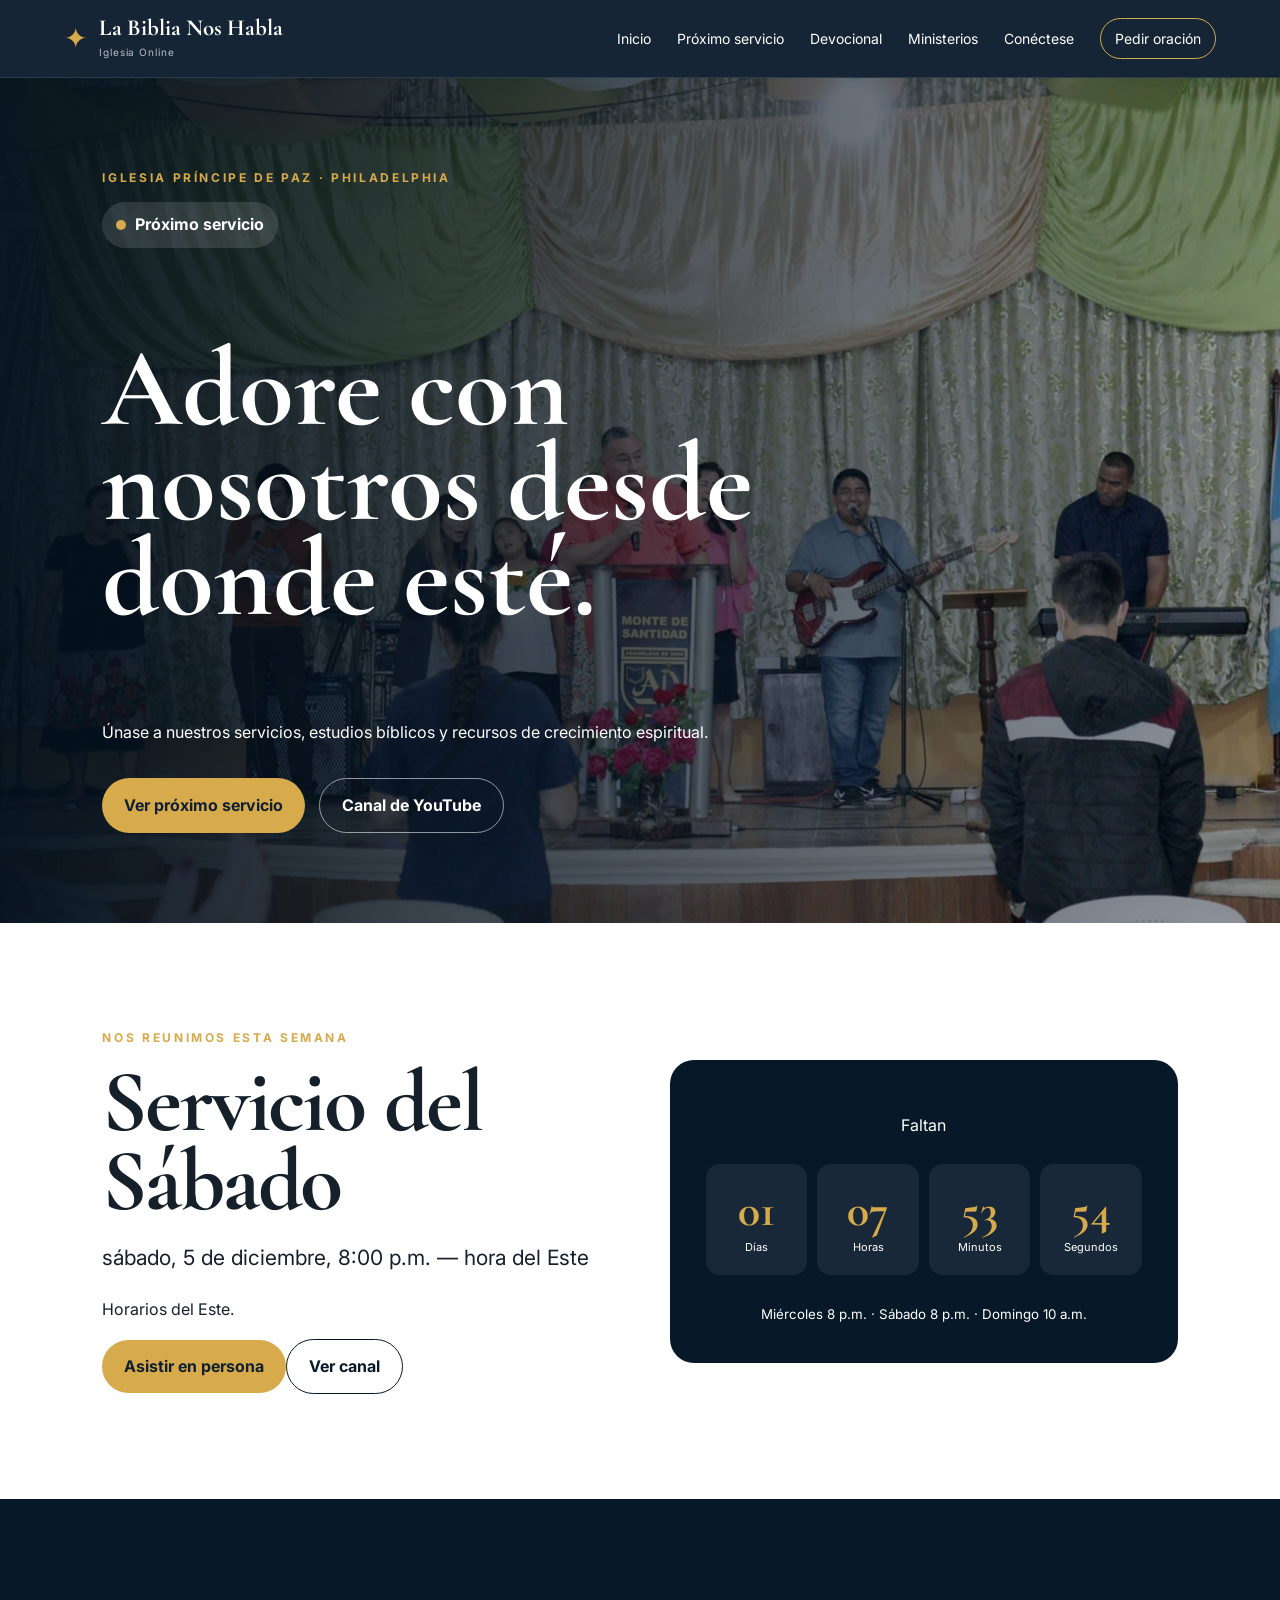
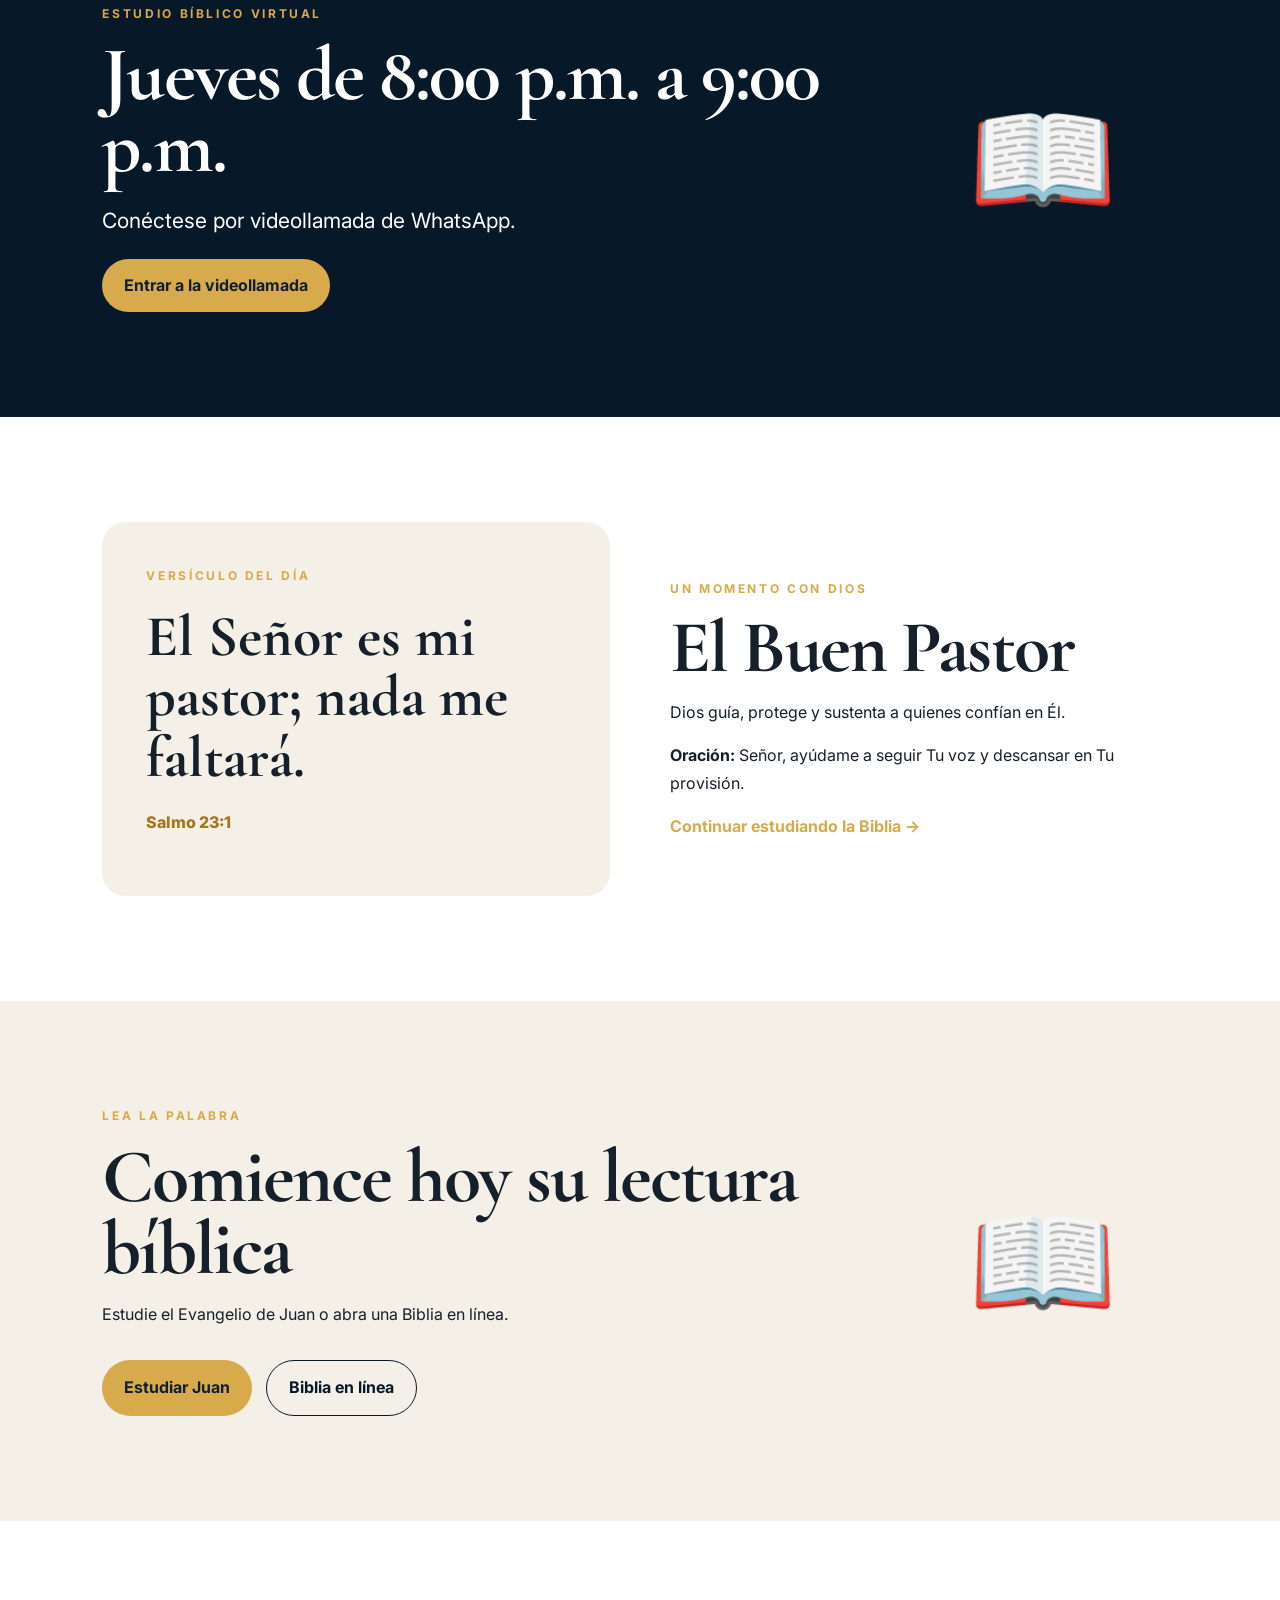
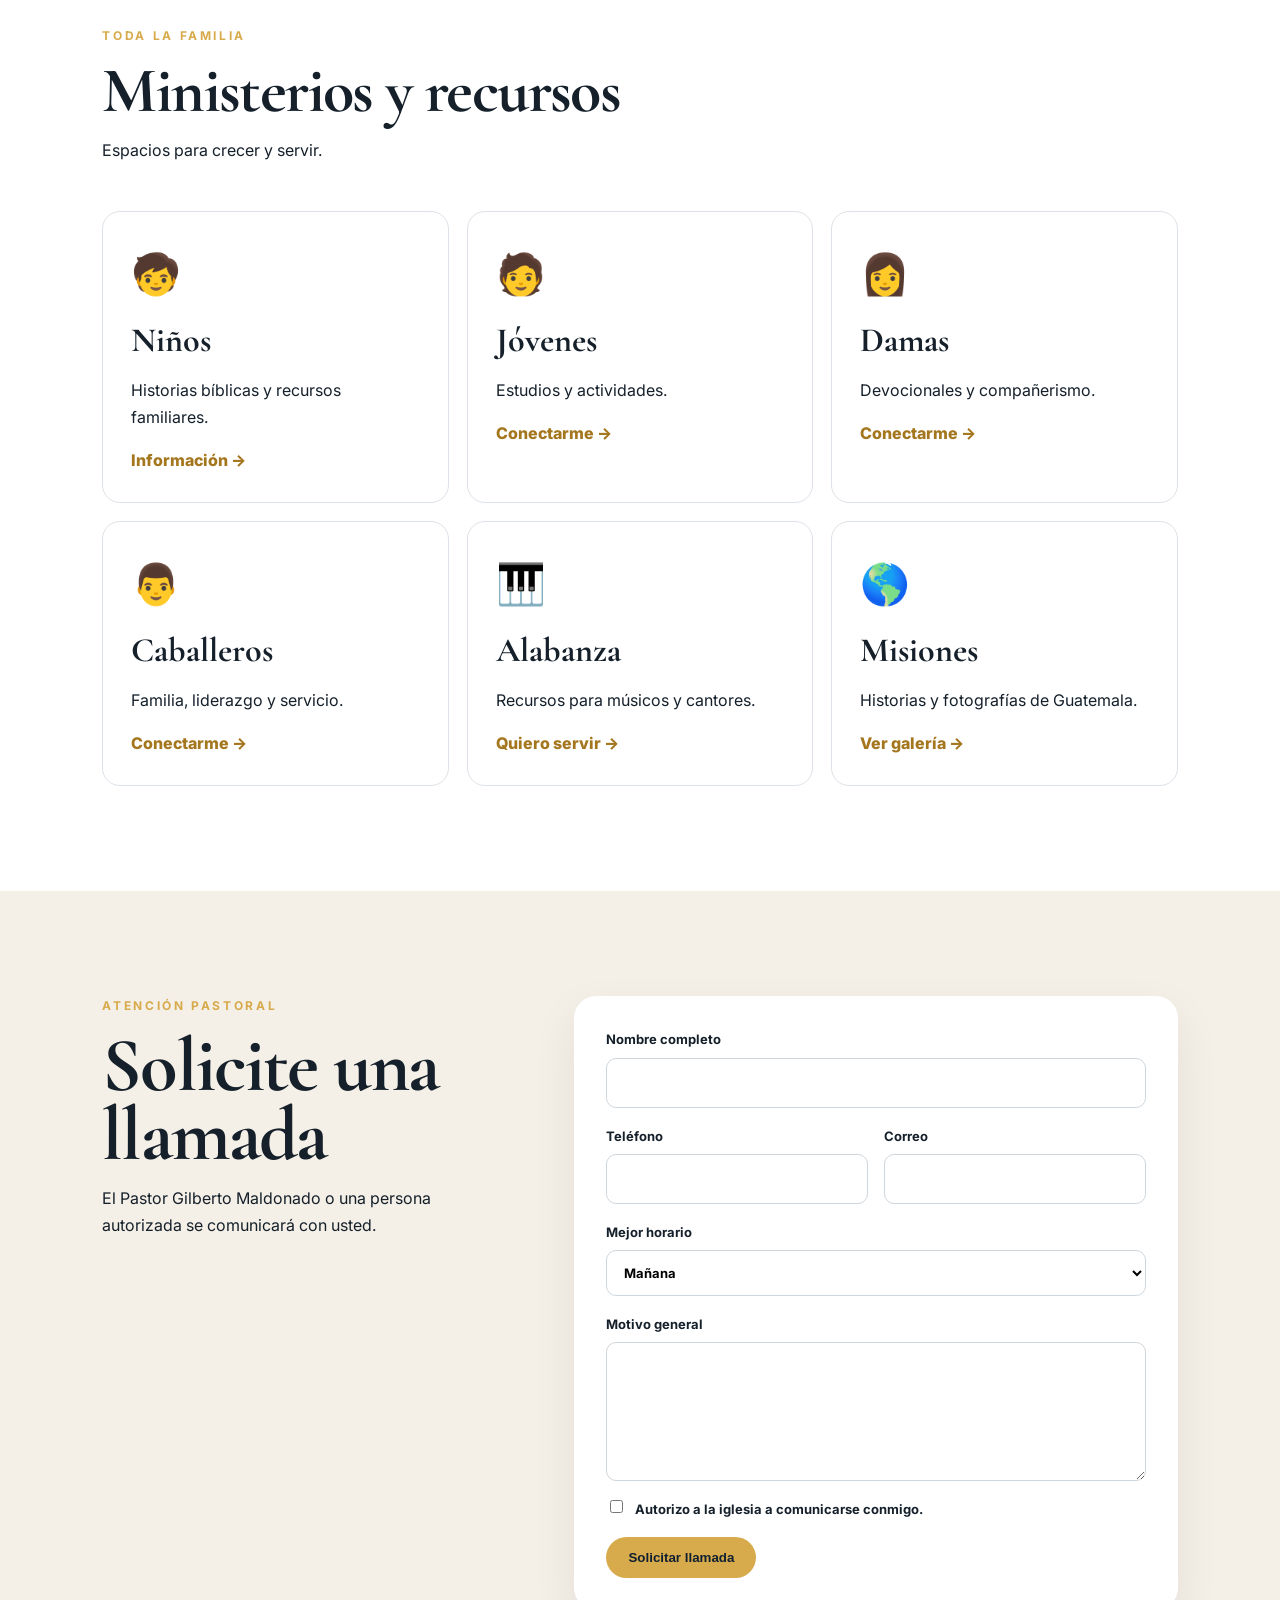
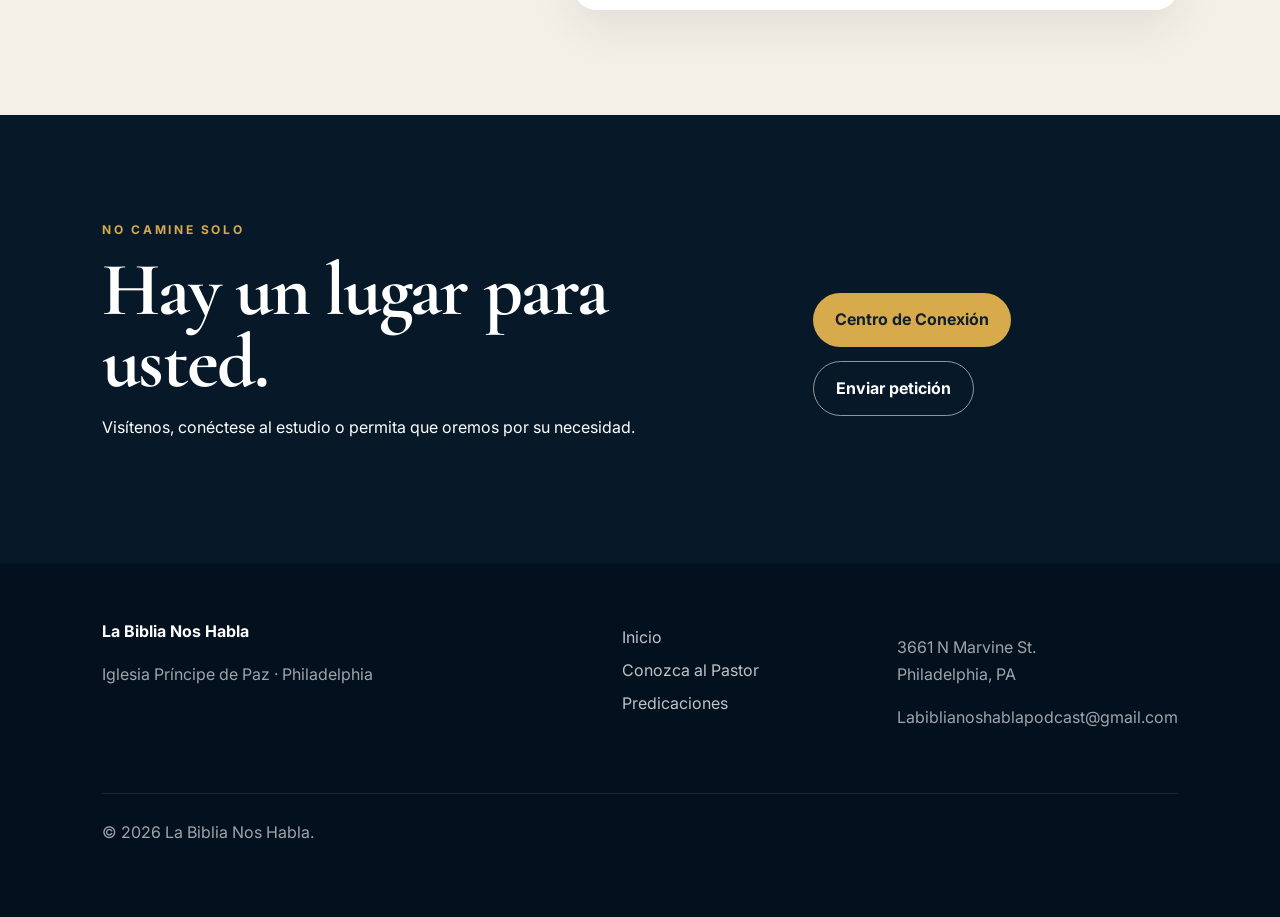
<file: iglesia-online.html>
<!doctype html><html lang="es"><head>
<meta charset="utf-8"><meta name="viewport" content="width=device-width,initial-scale=1">
<meta name="description" content="Iglesia Online de la Iglesia Príncipe de Paz Philadelphia.">
<title>Iglesia Online | La Biblia Nos Habla</title>
<link rel="preconnect" href="https://fonts.googleapis.com"><link rel="preconnect" href="https://fonts.gstatic.com" crossorigin>
<link href="https://fonts.googleapis.com/css2?family=Cormorant+Garamond:wght@600;700&family=Inter:wght@400;500;600;700&display=swap" rel="stylesheet">
<link rel="stylesheet" href="styles.css"></head>
<body class="inner-page online-page">
<header class="site-header">
<a class="brand" href="index.html"><span class="brand-mark">✦</span><span><strong>La Biblia Nos Habla</strong><small>Iglesia Online</small></span></a>
<button class="menu-btn" aria-label="Abrir menú">☰</button>
<nav class="nav"><a href="index.html">Inicio</a><a href="#proximo">Próximo servicio</a><a href="#devocional">Devocional</a><a href="#ministerios">Ministerios</a><a href="conexion.html">Conéctese</a><a class="nav-cta" href="index.html#oracion">Pedir oración</a></nav>
</header>
<main>
<section class="online-hero"><div class="online-hero-overlay"></div><div class="online-hero-content">
<p class="eyebrow">Iglesia Príncipe de Paz · Philadelphia</p>
<div class="live-status" id="liveStatus"><span></span><strong>Próximo servicio</strong></div>
<h1>Adore con nosotros desde donde esté.</h1>
<p>Únase a nuestros servicios, estudios bíblicos y recursos de crecimiento espiritual.</p>
<div class="actions"><a class="btn primary" href="#proximo">Ver próximo servicio</a><a class="btn ghost" href="https://www.youtube.com/@GilbertoMaldonado-00" target="_blank">Canal de YouTube</a></div>
</div></section>

<section class="section next-service" id="proximo">
<div class="next-service-copy"><p class="eyebrow">Nos reunimos esta semana</p><h2 id="nextServiceName">Próximo servicio</h2><p class="lead" id="nextServiceDate">Calculando horario...</p><p>Horarios del Este.</p>
<div class="service-links"><a class="btn primary" target="_blank" href="https://www.google.com/maps/search/?api=1&query=3661+N+Marvine+St+Philadelphia+PA">Asistir en persona</a><a class="btn outline" target="_blank" href="https://www.youtube.com/@GilbertoMaldonado-00">Ver canal</a></div></div>
<div class="countdown-card"><p>Faltan</p><div class="countdown"><div><strong id="days">00</strong><span>Días</span></div><div><strong id="hours">00</strong><span>Horas</span></div><div><strong id="minutes">00</strong><span>Minutos</span></div><div><strong id="seconds">00</strong><span>Segundos</span></div></div><small>Miércoles 8 p.m. · Sábado 8 p.m. · Domingo 10 a.m.</small></div>
</section>

<section class="section dark weekly-study"><div><p class="eyebrow">Estudio bíblico virtual</p><h2>Jueves de 8:00 p.m. a 9:00 p.m.</h2><p class="lead">Conéctese por videollamada de WhatsApp.</p><a class="btn primary" href="https://call.whatsapp.com/video/qML9y0YBPzT4FX9A6eroEW" target="_blank">Entrar a la videollamada</a></div><div class="weekly-study-icon">📖</div></section>

<section class="section devotional-section" id="devocional"><div class="devotional-card"><p class="eyebrow">Versículo del día</p><blockquote id="dailyVerse">Cargando...</blockquote><p class="verse-reference" id="dailyReference"></p></div>
<div class="devotional-copy"><p class="eyebrow">Un momento con Dios</p><h2 id="dailyTitle">Reflexión pastoral</h2><p id="dailyThought"></p><p class="daily-prayer"><strong>Oración:</strong> <span id="dailyPrayer"></span></p><a class="text-link" href="principiantes.html">Continuar estudiando la Biblia →</a></div></section>

<section class="section soft bible-access"><div><p class="eyebrow">Lea la Palabra</p><h2>Comience hoy su lectura bíblica</h2><p>Estudie el Evangelio de Juan o abra una Biblia en línea.</p><div class="actions"><a class="btn primary" href="principiantes.html">Estudiar Juan</a><a class="btn outline" target="_blank" href="https://www.biblegateway.com/?language=es">Biblia en línea</a></div></div><div class="bible-symbol">📖</div></section>

<section class="section" id="ministerios"><div class="section-head"><p class="eyebrow">Toda la familia</p><h2>Ministerios y recursos</h2><p>Espacios para crecer y servir.</p></div>
<div class="ministry-grid">
<article><span>🧒</span><h3>Niños</h3><p>Historias bíblicas y recursos familiares.</p><a href="conexion.html">Información →</a></article>
<article><span>🧑</span><h3>Jóvenes</h3><p>Estudios y actividades.</p><a href="conexion.html">Conectarme →</a></article>
<article><span>👩</span><h3>Damas</h3><p>Devocionales y compañerismo.</p><a href="conexion.html">Conectarme →</a></article>
<article><span>👨</span><h3>Caballeros</h3><p>Familia, liderazgo y servicio.</p><a href="conexion.html">Conectarme →</a></article>
<article><span>🎹</span><h3>Alabanza</h3><p>Recursos para músicos y cantores.</p><a href="conexion.html">Quiero servir →</a></article>
<article><span>🌎</span><h3>Misiones</h3><p>Historias y fotografías de Guatemala.</p><a href="gallery.html">Ver galería →</a></article>
</div></section>

<section class="section callback-section"><div class="callback-copy"><p class="eyebrow">Atención pastoral</p><h2>Solicite una llamada</h2><p>El Pastor Gilberto Maldonado o una persona autorizada se comunicará con usted.</p></div>
<form class="connection-form" action="https://formsubmit.co/Labiblianoshablapodcast@gmail.com" method="POST">
<input type="hidden" name="_subject" value="Nueva solicitud de llamada pastoral"><input type="hidden" name="_template" value="table"><input type="hidden" name="_captcha" value="false">
<input type="hidden" name="_autoresponse" value="Dios le bendiga. Hemos recibido su solicitud de llamada pastoral. Nos comunicaremos con usted tan pronto como sea posible.">
<label>Nombre completo<input name="Nombre completo" required></label><div class="form-row"><label>Teléfono<input type="tel" name="Teléfono" required></label><label>Correo<input type="email" name="Correo" required></label></div>
<label>Mejor horario<select name="Mejor horario"><option>Mañana</option><option>Tarde</option><option>Noche</option><option>Cualquier horario</option></select></label>
<label>Motivo general<textarea name="Motivo" rows="5" required></textarea></label><label class="consent-check"><input type="checkbox" required> Autorizo a la iglesia a comunicarse conmigo.</label><button class="btn primary">Solicitar llamada</button>
</form></section>

<section class="section dark online-closing"><div><p class="eyebrow">No camine solo</p><h2>Hay un lugar para usted.</h2><p>Visítenos, conéctese al estudio o permita que oremos por su necesidad.</p></div><div class="actions"><a class="btn primary" href="conexion.html">Centro de Conexión</a><a class="btn ghost" href="index.html#oracion">Enviar petición</a></div></section>
</main>
<footer><div><strong>La Biblia Nos Habla</strong><p>Iglesia Príncipe de Paz · Philadelphia</p></div><div><a href="index.html">Inicio</a><a href="pastor.html">Conozca al Pastor</a><a href="predicaciones.html">Predicaciones</a></div><div><p>3661 N Marvine St.<br>Philadelphia, PA</p><p>Labiblianoshablapodcast@gmail.com</p></div><p class="copyright">© <span id="year"></span> La Biblia Nos Habla.</p></footer>
<script src="online.js"></script></body></html>
</file>
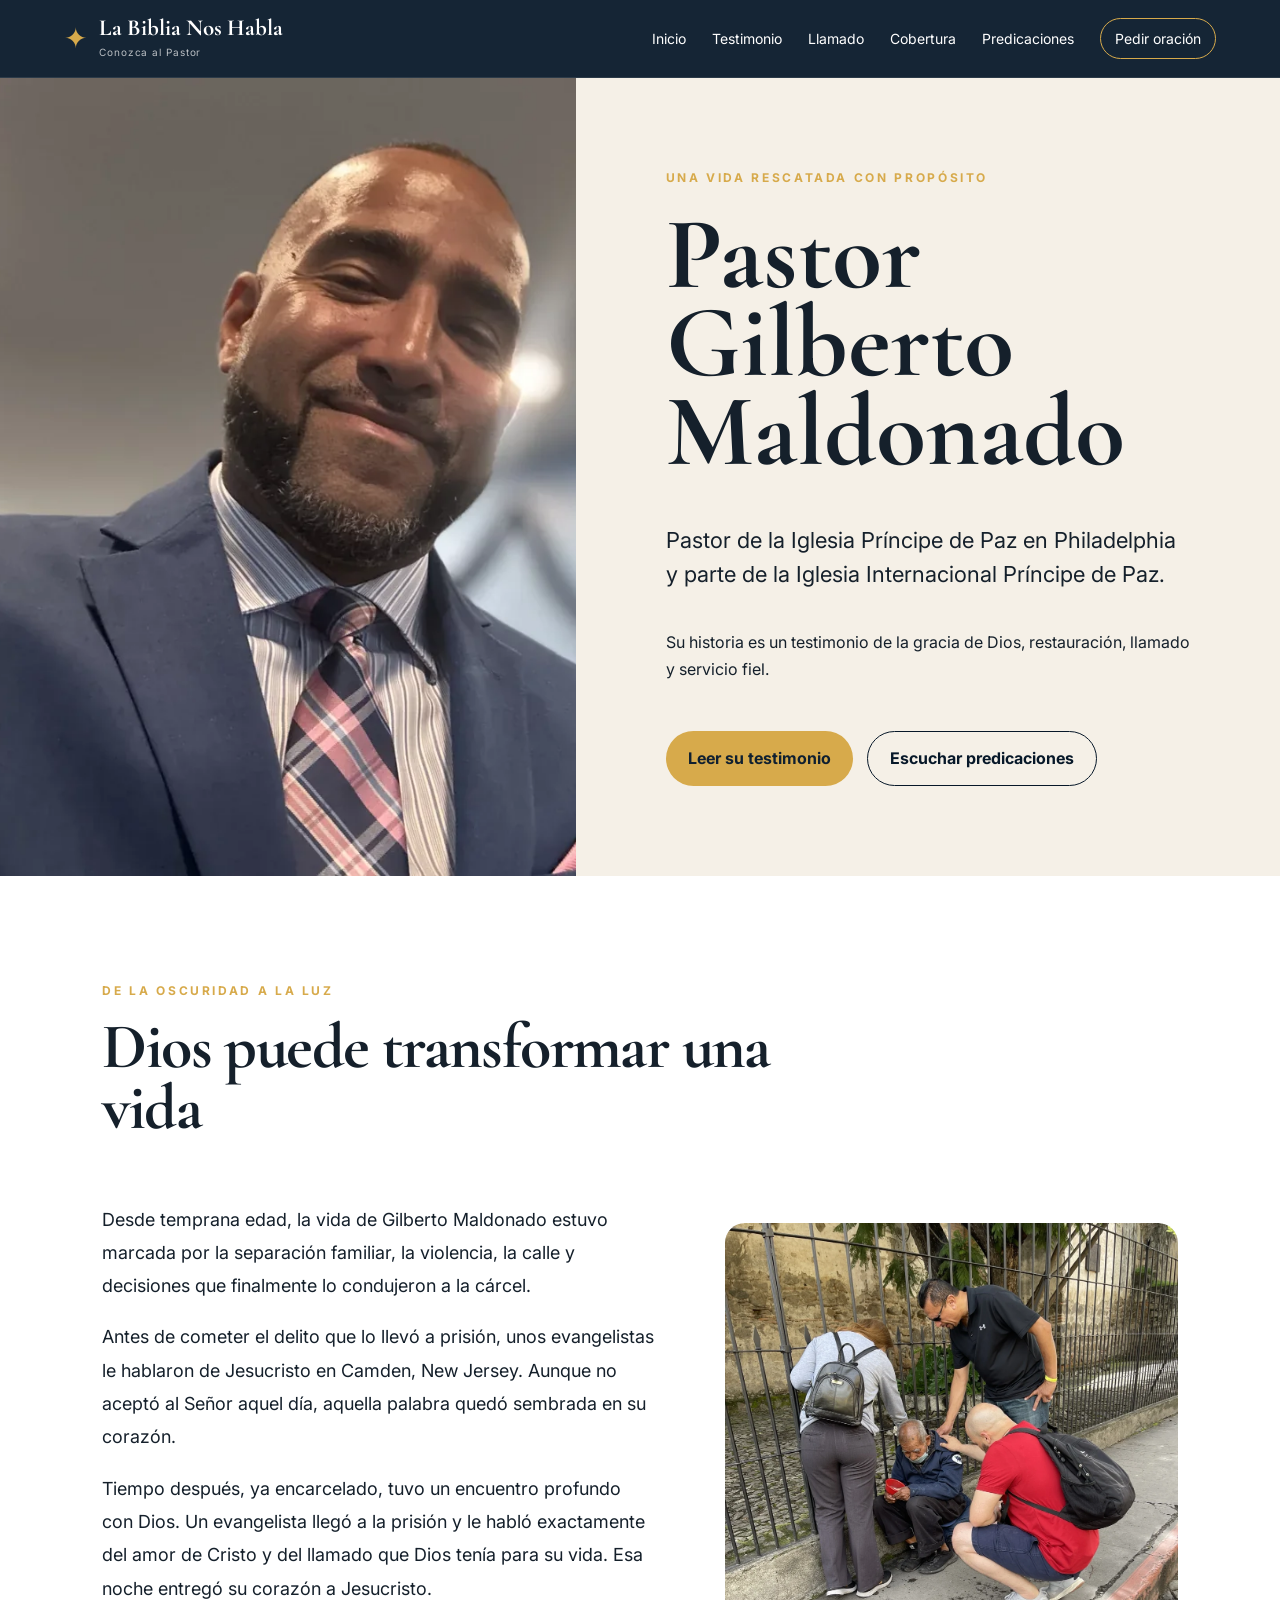
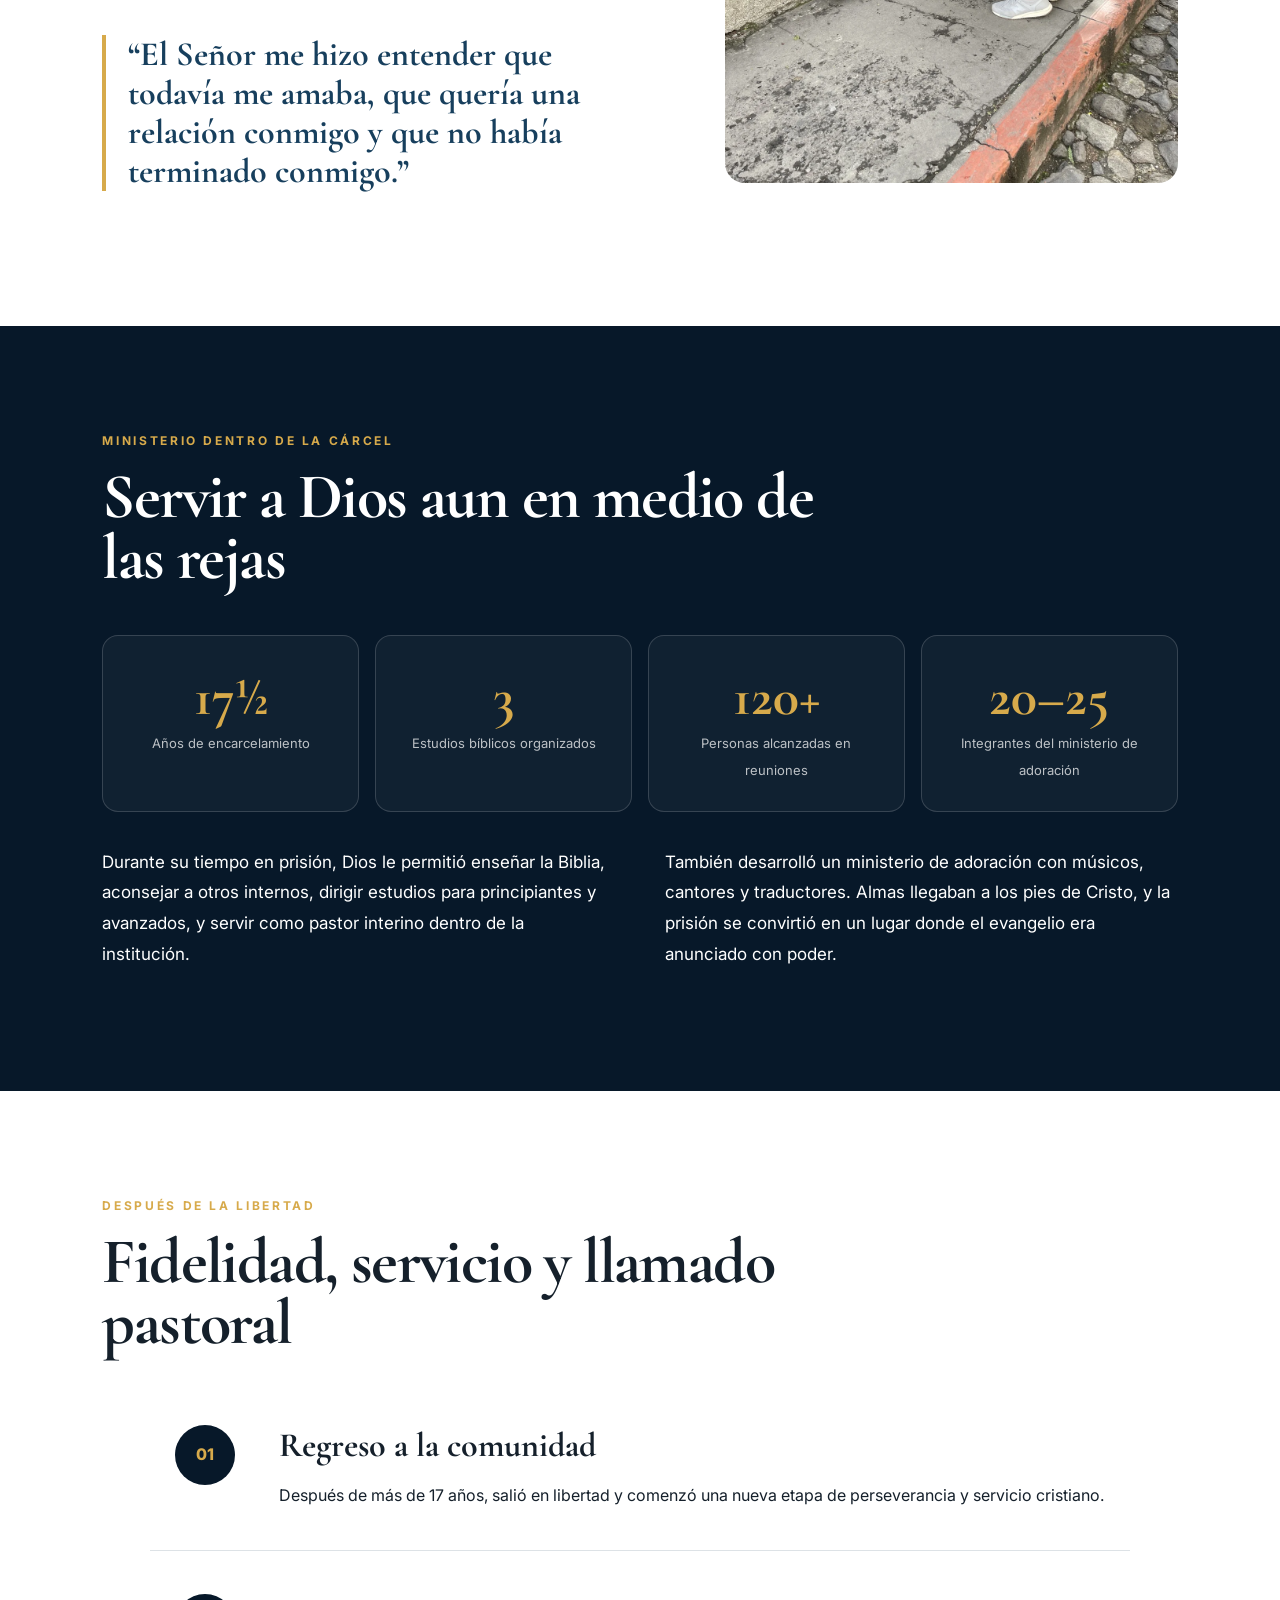
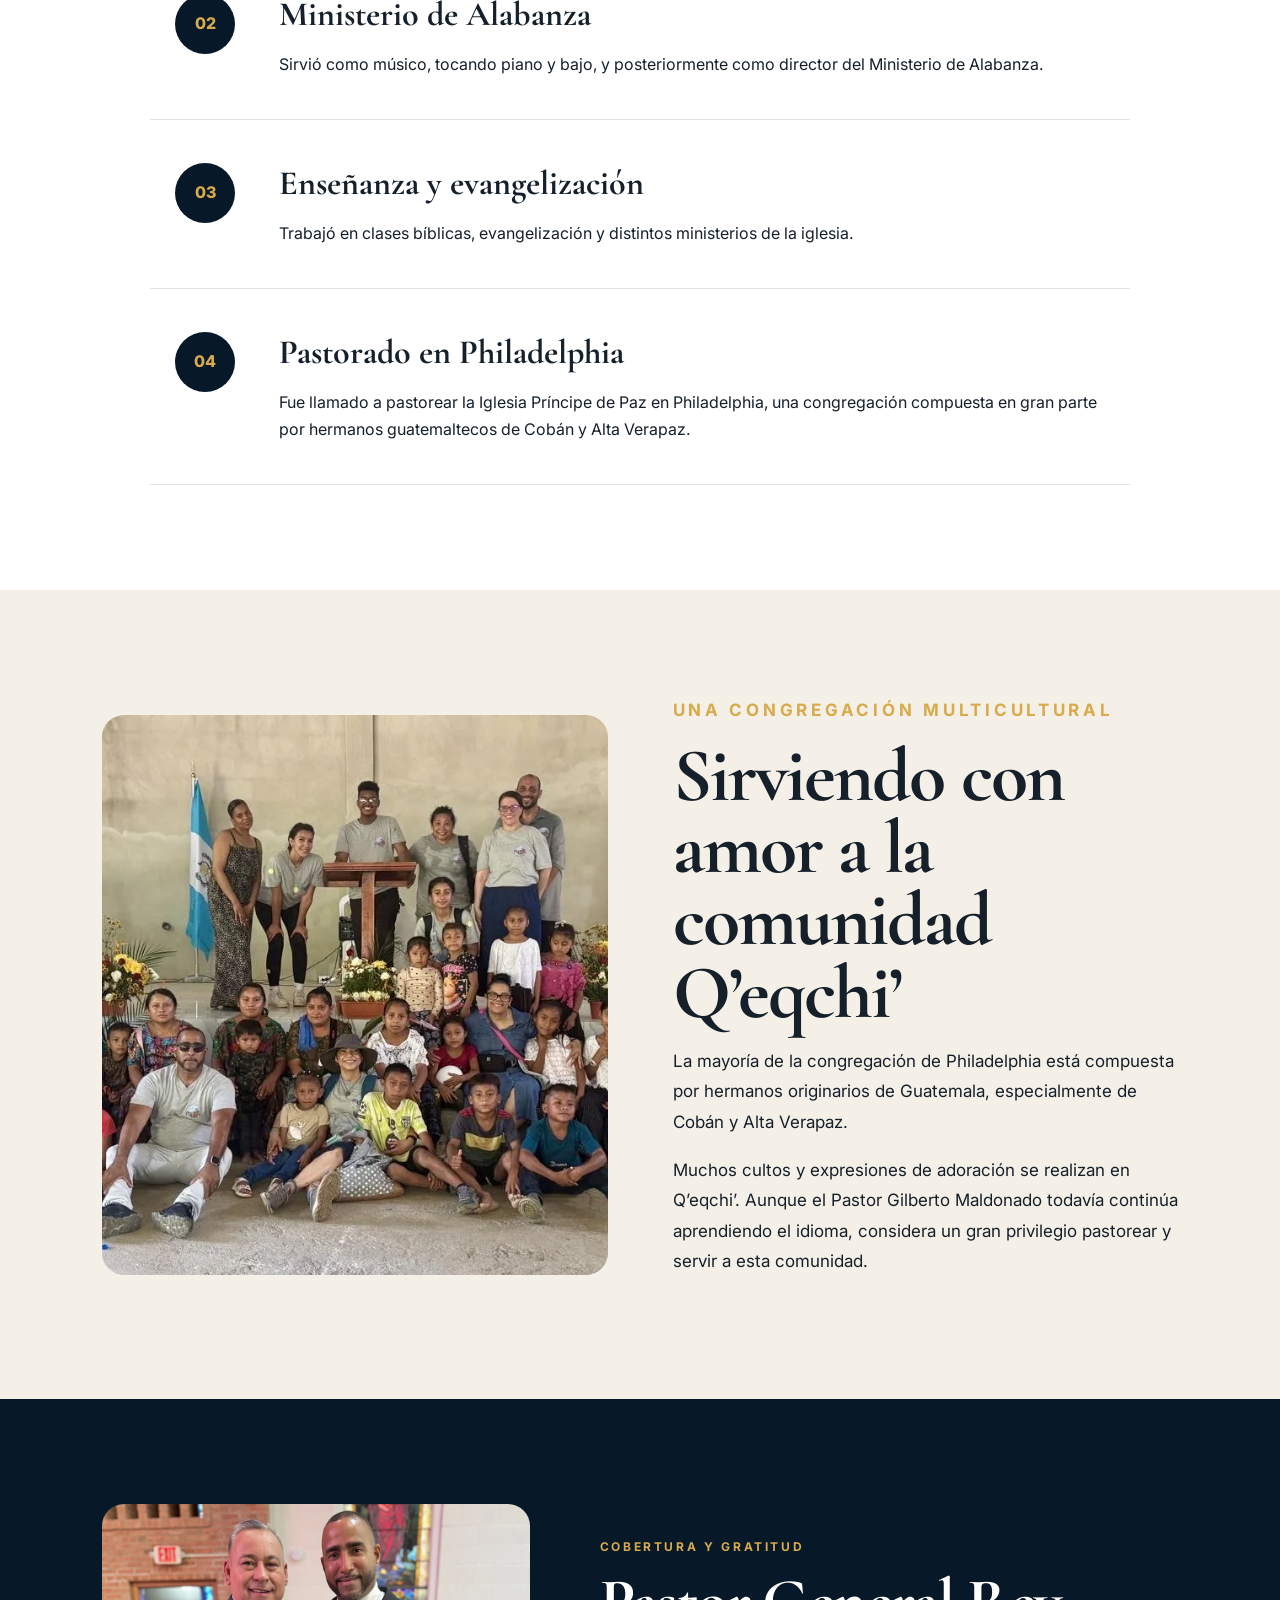
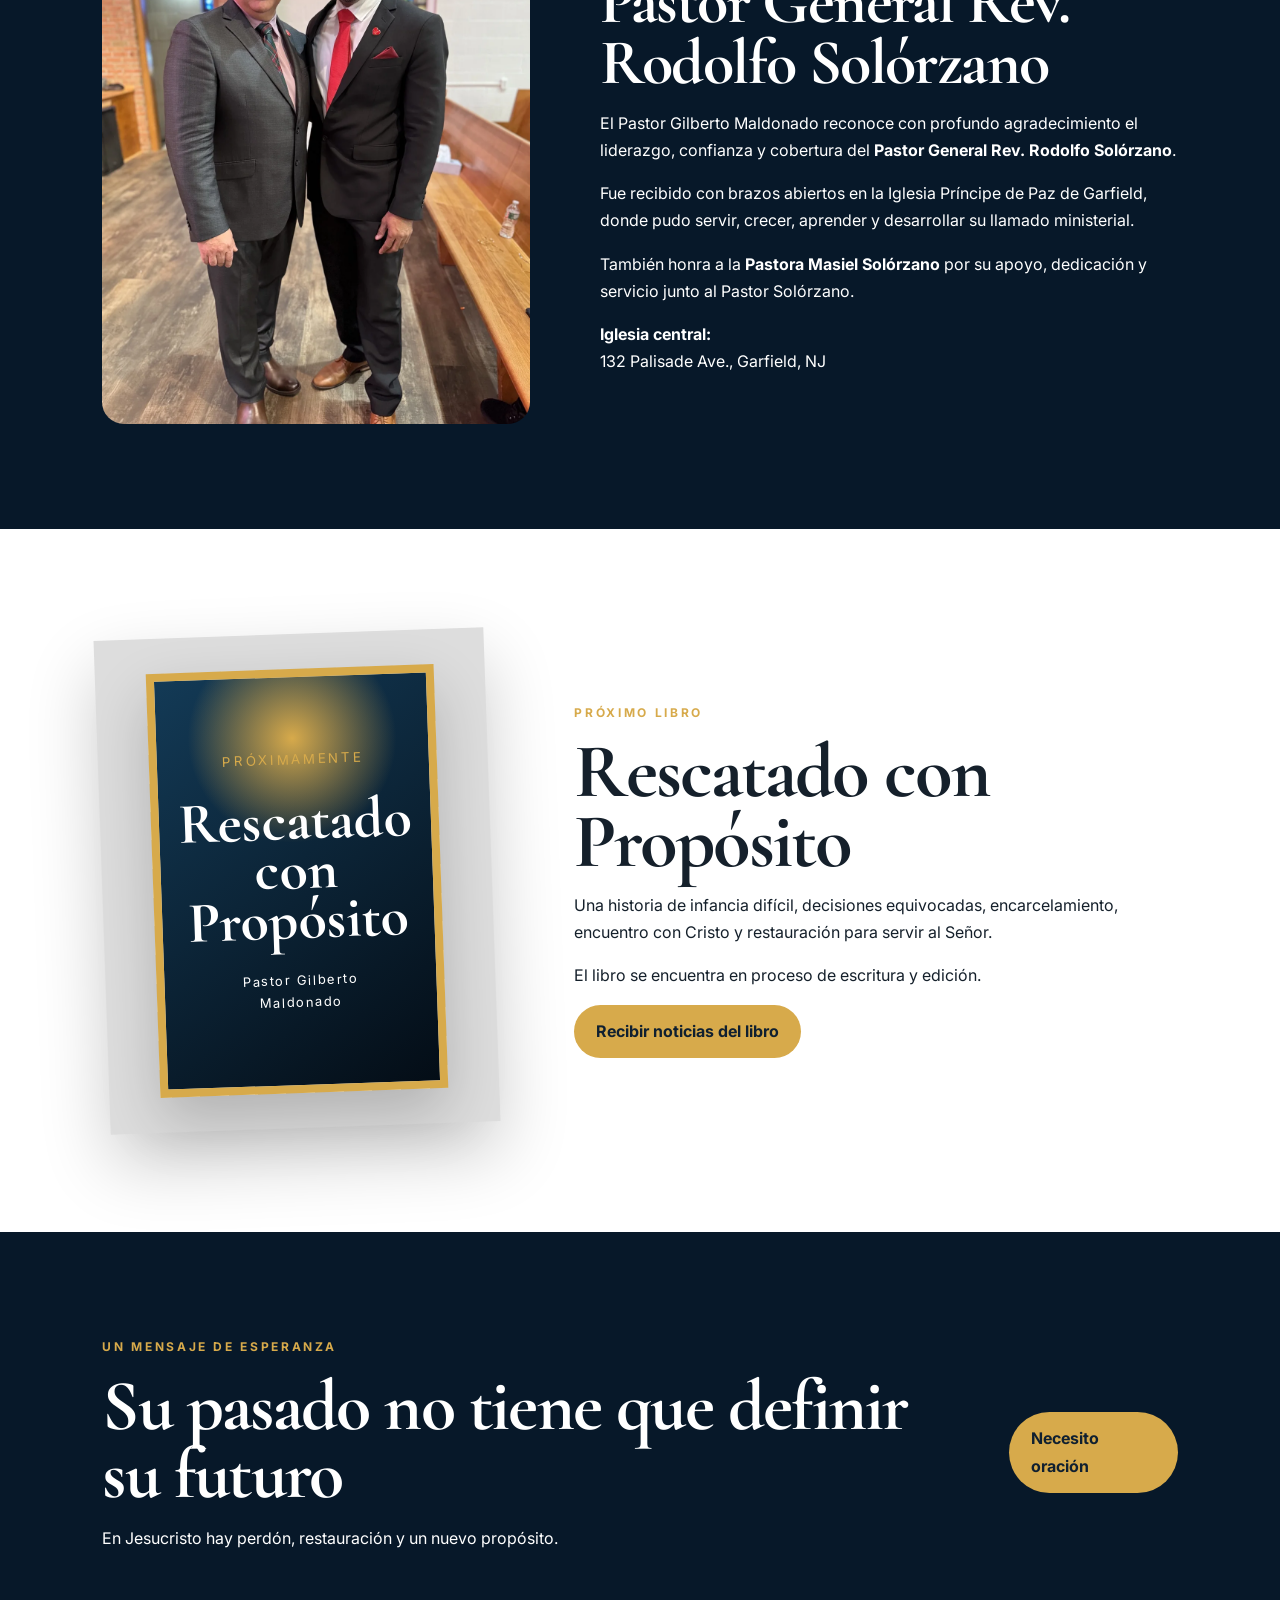
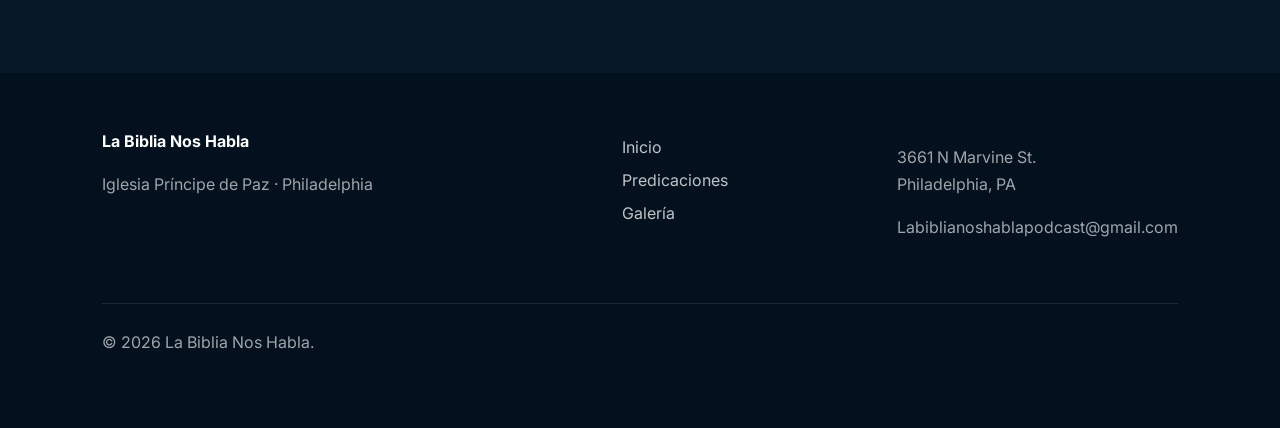
<file: pastor.html>
<!doctype html>
<html lang="es">
<head>
<meta charset="utf-8">
<meta name="viewport" content="width=device-width,initial-scale=1">
<meta name="description" content="Conozca el testimonio, llamado y ministerio del Pastor Gilberto Maldonado, pastor de la Iglesia Príncipe de Paz en Philadelphia.">
<title>Conozca al Pastor | La Biblia Nos Habla</title>
<link rel="preconnect" href="https://fonts.googleapis.com">
<link rel="preconnect" href="https://fonts.gstatic.com" crossorigin>
<link href="https://fonts.googleapis.com/css2?family=Cormorant+Garamond:wght@600;700&family=Inter:wght@400;500;600;700&display=swap" rel="stylesheet">
<link rel="stylesheet" href="styles.css">
</head>
<body class="inner-page pastor-page">
<header class="site-header">
<a class="brand" href="index.html"><span class="brand-mark">✦</span><span><strong>La Biblia Nos Habla</strong><small>Conozca al Pastor</small></span></a>
<button class="menu-btn" aria-label="Abrir menú">☰</button>
<nav class="nav">
<a href="index.html">Inicio</a>
<a href="#testimonio">Testimonio</a>
<a href="#llamado">Llamado</a>
<a href="#cobertura">Cobertura</a>
<a href="predicaciones.html">Predicaciones</a>
<a class="nav-cta" href="index.html#oracion">Pedir oración</a>
</nav>
</header>

<main>
<section class="pastor-hero">
<div class="pastor-hero-image"><img src="assets/images/pastor.webp" alt="Pastor Gilberto Maldonado"></div>
<div class="pastor-hero-copy">
<p class="eyebrow">Una vida rescatada con propósito</p>
<h1>Pastor Gilberto Maldonado</h1>
<p class="lead">Pastor de la Iglesia Príncipe de Paz en Philadelphia y parte de la Iglesia Internacional Príncipe de Paz.</p>
<p>Su historia es un testimonio de la gracia de Dios, restauración, llamado y servicio fiel.</p>
<div class="actions"><a class="btn primary" href="#testimonio">Leer su testimonio</a><a class="btn outline" href="predicaciones.html">Escuchar predicaciones</a></div>
</div>
</section>

<section class="section testimony-intro" id="testimonio">
<div class="section-head">
<p class="eyebrow">De la oscuridad a la luz</p>
<h2>Dios puede transformar una vida</h2>
</div>
<div class="testimony-grid">
<div class="testimony-copy">
<p>Desde temprana edad, la vida de Gilberto Maldonado estuvo marcada por la separación familiar, la violencia, la calle y decisiones que finalmente lo condujeron a la cárcel.</p>
<p>Antes de cometer el delito que lo llevó a prisión, unos evangelistas le hablaron de Jesucristo en Camden, New Jersey. Aunque no aceptó al Señor aquel día, aquella palabra quedó sembrada en su corazón.</p>
<p>Tiempo después, ya encarcelado, tuvo un encuentro profundo con Dios. Un evangelista llegó a la prisión y le habló exactamente del amor de Cristo y del llamado que Dios tenía para su vida. Esa noche entregó su corazón a Jesucristo.</p>
<blockquote>“El Señor me hizo entender que todavía me amaba, que quería una relación conmigo y que no había terminado conmigo.”</blockquote>
</div>
<div class="testimony-photo"><img src="assets/images/compassion.webp" alt="Oración y compasión en el ministerio"></div>
</div>
</section>

<section class="section dark prison-ministry">
<div class="section-head">
<p class="eyebrow">Ministerio dentro de la cárcel</p>
<h2>Servir a Dios aun en medio de las rejas</h2>
</div>
<div class="ministry-stats">
<article><strong>17½</strong><span>Años de encarcelamiento</span></article>
<article><strong>3</strong><span>Estudios bíblicos organizados</span></article>
<article><strong>120+</strong><span>Personas alcanzadas en reuniones</span></article>
<article><strong>20–25</strong><span>Integrantes del ministerio de adoración</span></article>
</div>
<div class="two-column-copy">
<p>Durante su tiempo en prisión, Dios le permitió enseñar la Biblia, aconsejar a otros internos, dirigir estudios para principiantes y avanzados, y servir como pastor interino dentro de la institución.</p>
<p>También desarrolló un ministerio de adoración con músicos, cantores y traductores. Almas llegaban a los pies de Cristo, y la prisión se convirtió en un lugar donde el evangelio era anunciado con poder.</p>
</div>
</section>

<section class="section" id="llamado">
<div class="section-head">
<p class="eyebrow">Después de la libertad</p>
<h2>Fidelidad, servicio y llamado pastoral</h2>
</div>
<div class="timeline">
<article><span>01</span><div><h3>Regreso a la comunidad</h3><p>Después de más de 17 años, salió en libertad y comenzó una nueva etapa de perseverancia y servicio cristiano.</p></div></article>
<article><span>02</span><div><h3>Ministerio de Alabanza</h3><p>Sirvió como músico, tocando piano y bajo, y posteriormente como director del Ministerio de Alabanza.</p></div></article>
<article><span>03</span><div><h3>Enseñanza y evangelización</h3><p>Trabajó en clases bíblicas, evangelización y distintos ministerios de la iglesia.</p></div></article>
<article><span>04</span><div><h3>Pastorado en Philadelphia</h3><p>Fue llamado a pastorear la Iglesia Príncipe de Paz en Philadelphia, una congregación compuesta en gran parte por hermanos guatemaltecos de Cobán y Alta Verapaz.</p></div></article>
</div>
</section>

<section class="section soft qeqchi-section">
<div class="qeqchi-photo"><img src="assets/images/church-family.webp" alt="Congregación de la Iglesia Príncipe de Paz Philadelphia"></div>
<div class="qeqchi-copy">
<p class="eyebrow">Una congregación multicultural</p>
<h2>Sirviendo con amor a la comunidad Q’eqchi’</h2>
<p>La mayoría de la congregación de Philadelphia está compuesta por hermanos originarios de Guatemala, especialmente de Cobán y Alta Verapaz.</p>
<p>Muchos cultos y expresiones de adoración se realizan en Q’eqchi’. Aunque el Pastor Gilberto Maldonado todavía continúa aprendiendo el idioma, considera un gran privilegio pastorear y servir a esta comunidad.</p>
</div>
</section>

<section class="section dark" id="cobertura">
<div class="covering-grid">
<div class="covering-image"><img src="assets/images/leadership.webp" alt="Pastor Rev. Rodolfo Solórzano y Pastor Gilberto Maldonado"></div>
<div class="covering-copy">
<p class="eyebrow">Cobertura y gratitud</p>
<h2>Pastor General Rev. Rodolfo Solórzano</h2>
<p>El Pastor Gilberto Maldonado reconoce con profundo agradecimiento el liderazgo, confianza y cobertura del <strong>Pastor General Rev. Rodolfo Solórzano</strong>.</p>
<p>Fue recibido con brazos abiertos en la Iglesia Príncipe de Paz de Garfield, donde pudo servir, crecer, aprender y desarrollar su llamado ministerial.</p>
<p>También honra a la <strong>Pastora Masiel Solórzano</strong> por su apoyo, dedicación y servicio junto al Pastor Solórzano.</p>
<p><strong>Iglesia central:</strong><br>132 Palisade Ave., Garfield, NJ</p>
</div>
</div>
</section>

<section class="section book-preview">
<div class="book-cover">
<div class="book-inner"><small>Próximamente</small><strong>Rescatado<br>con Propósito</strong><span>Pastor Gilberto Maldonado</span></div>
</div>
<div class="book-copy">
<p class="eyebrow">Próximo libro</p>
<h2>Rescatado con Propósito</h2>
<p>Una historia de infancia difícil, decisiones equivocadas, encarcelamiento, encuentro con Cristo y restauración para servir al Señor.</p>
<p>El libro se encuentra en proceso de escritura y edición.</p>
<a class="btn primary" href="mailto:Labiblianoshablapodcast@gmail.com?subject=Quiero%20información%20sobre%20Rescatado%20con%20Propósito">Recibir noticias del libro</a>
</div>
</section>

<section class="section pastor-cta">
<div>
<p class="eyebrow">Un mensaje de esperanza</p>
<h2>Su pasado no tiene que definir su futuro</h2>
<p>En Jesucristo hay perdón, restauración y un nuevo propósito.</p>
</div>
<a class="btn primary" href="index.html#oracion">Necesito oración</a>
</section>
</main>

<footer>
<div><strong>La Biblia Nos Habla</strong><p>Iglesia Príncipe de Paz · Philadelphia</p></div>
<div><a href="index.html">Inicio</a><a href="predicaciones.html">Predicaciones</a><a href="gallery.html">Galería</a></div>
<div><p>3661 N Marvine St.<br>Philadelphia, PA</p><p>Labiblianoshablapodcast@gmail.com</p></div>
<p class="copyright">© <span id="year"></span> La Biblia Nos Habla.</p>
</footer>
<script src="pastor.js"></script>
</body>
</html>
</file>
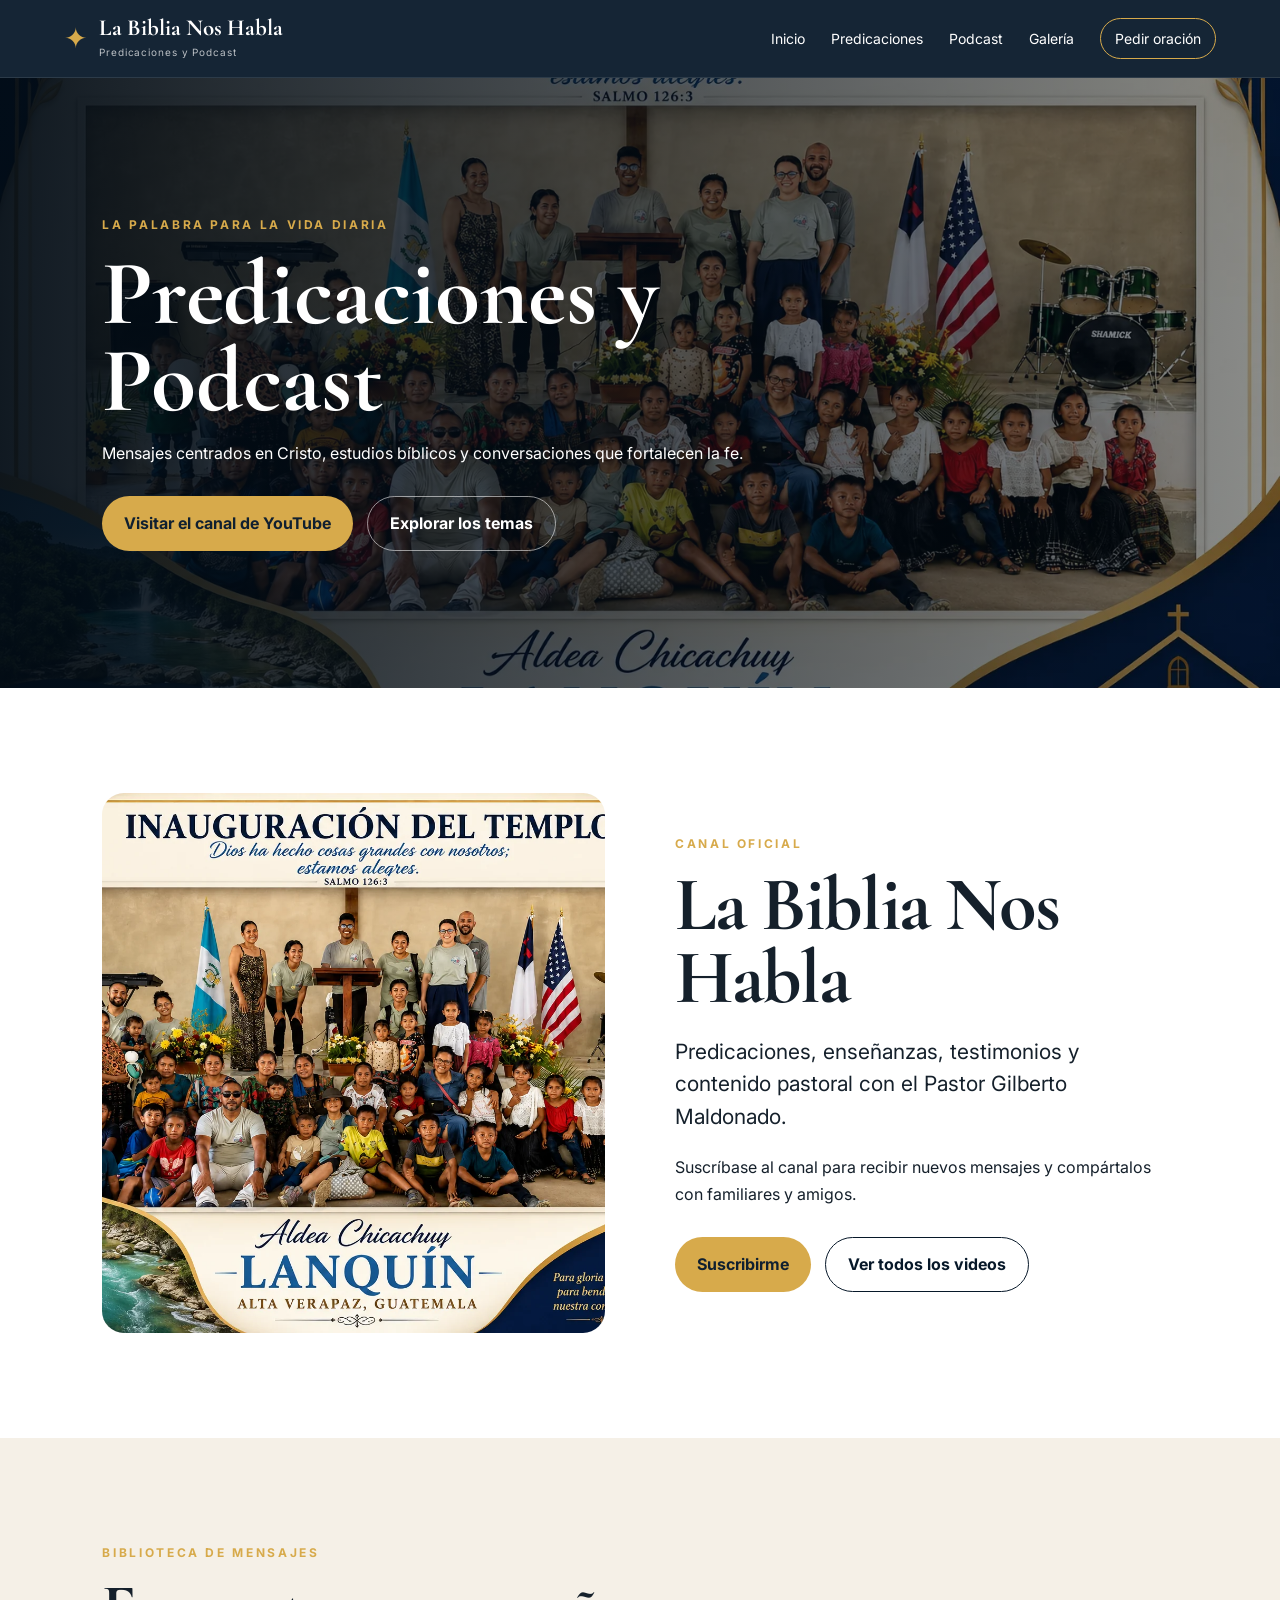
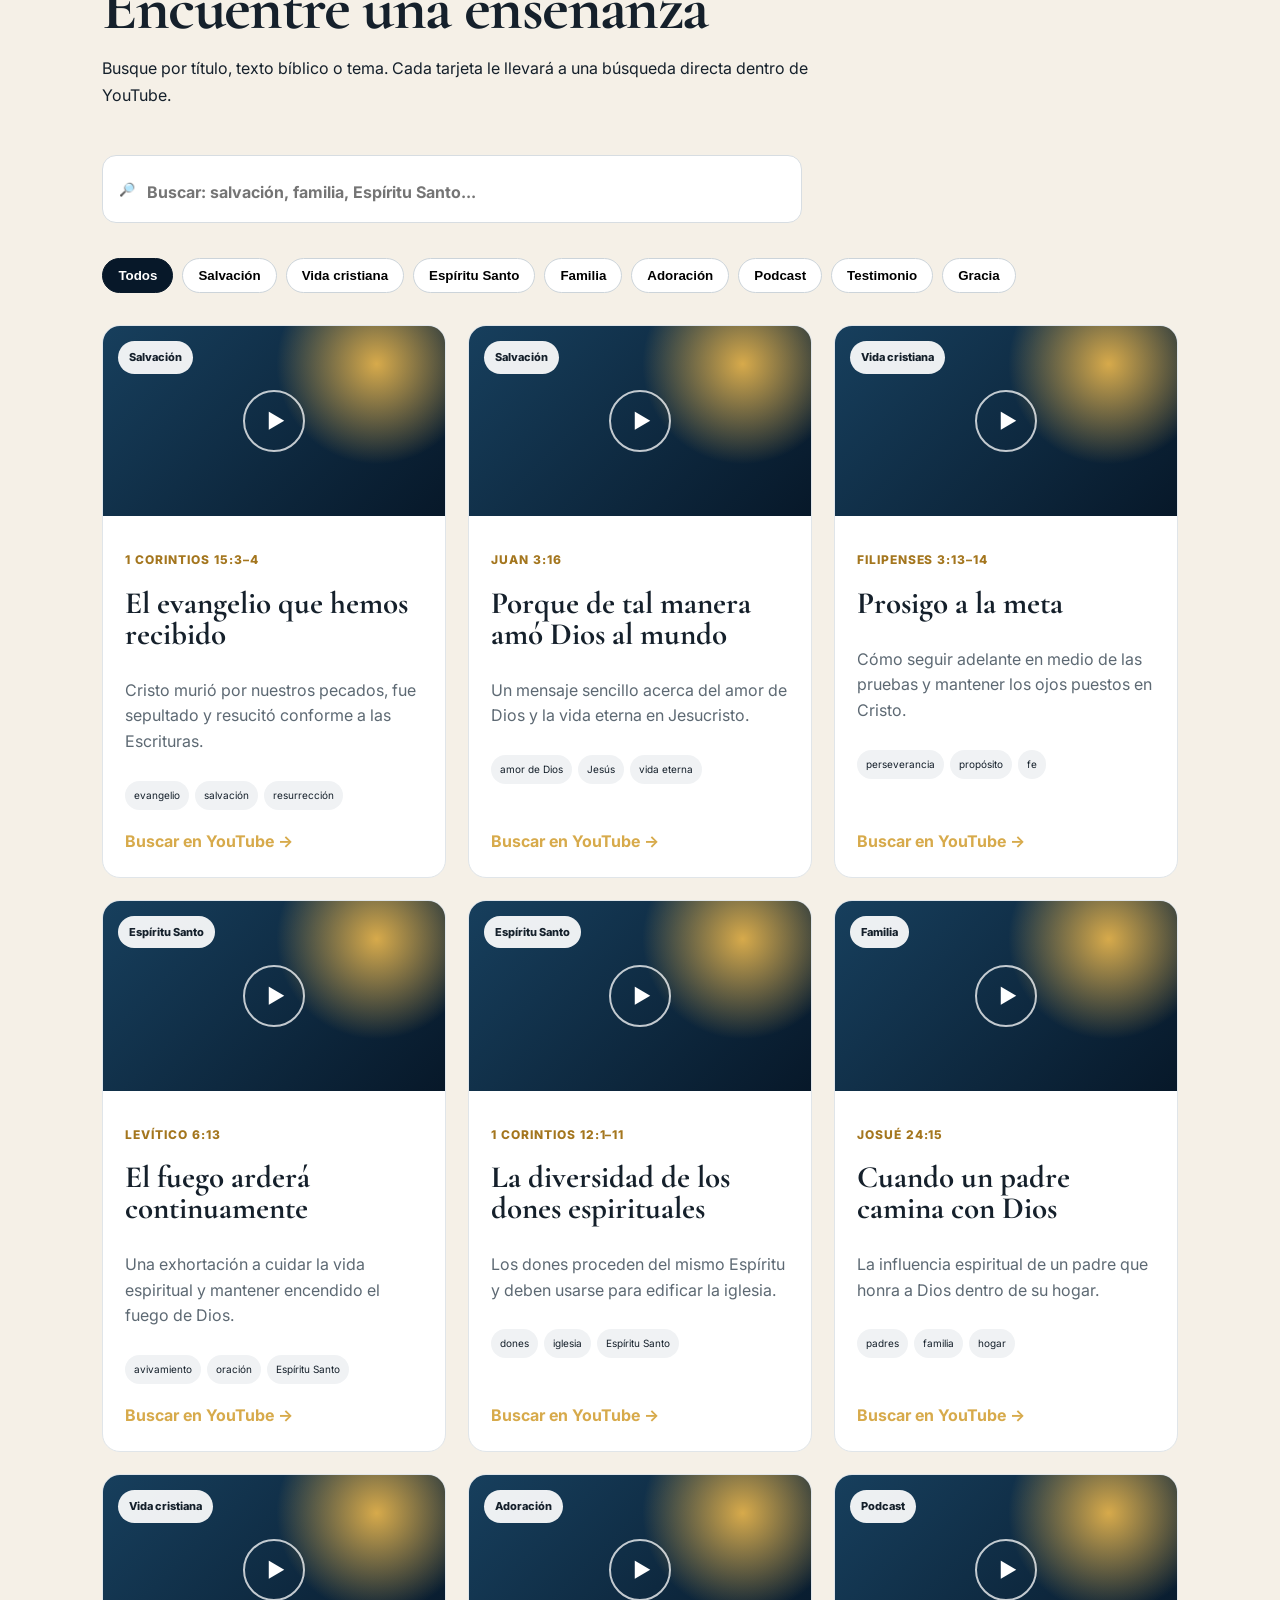
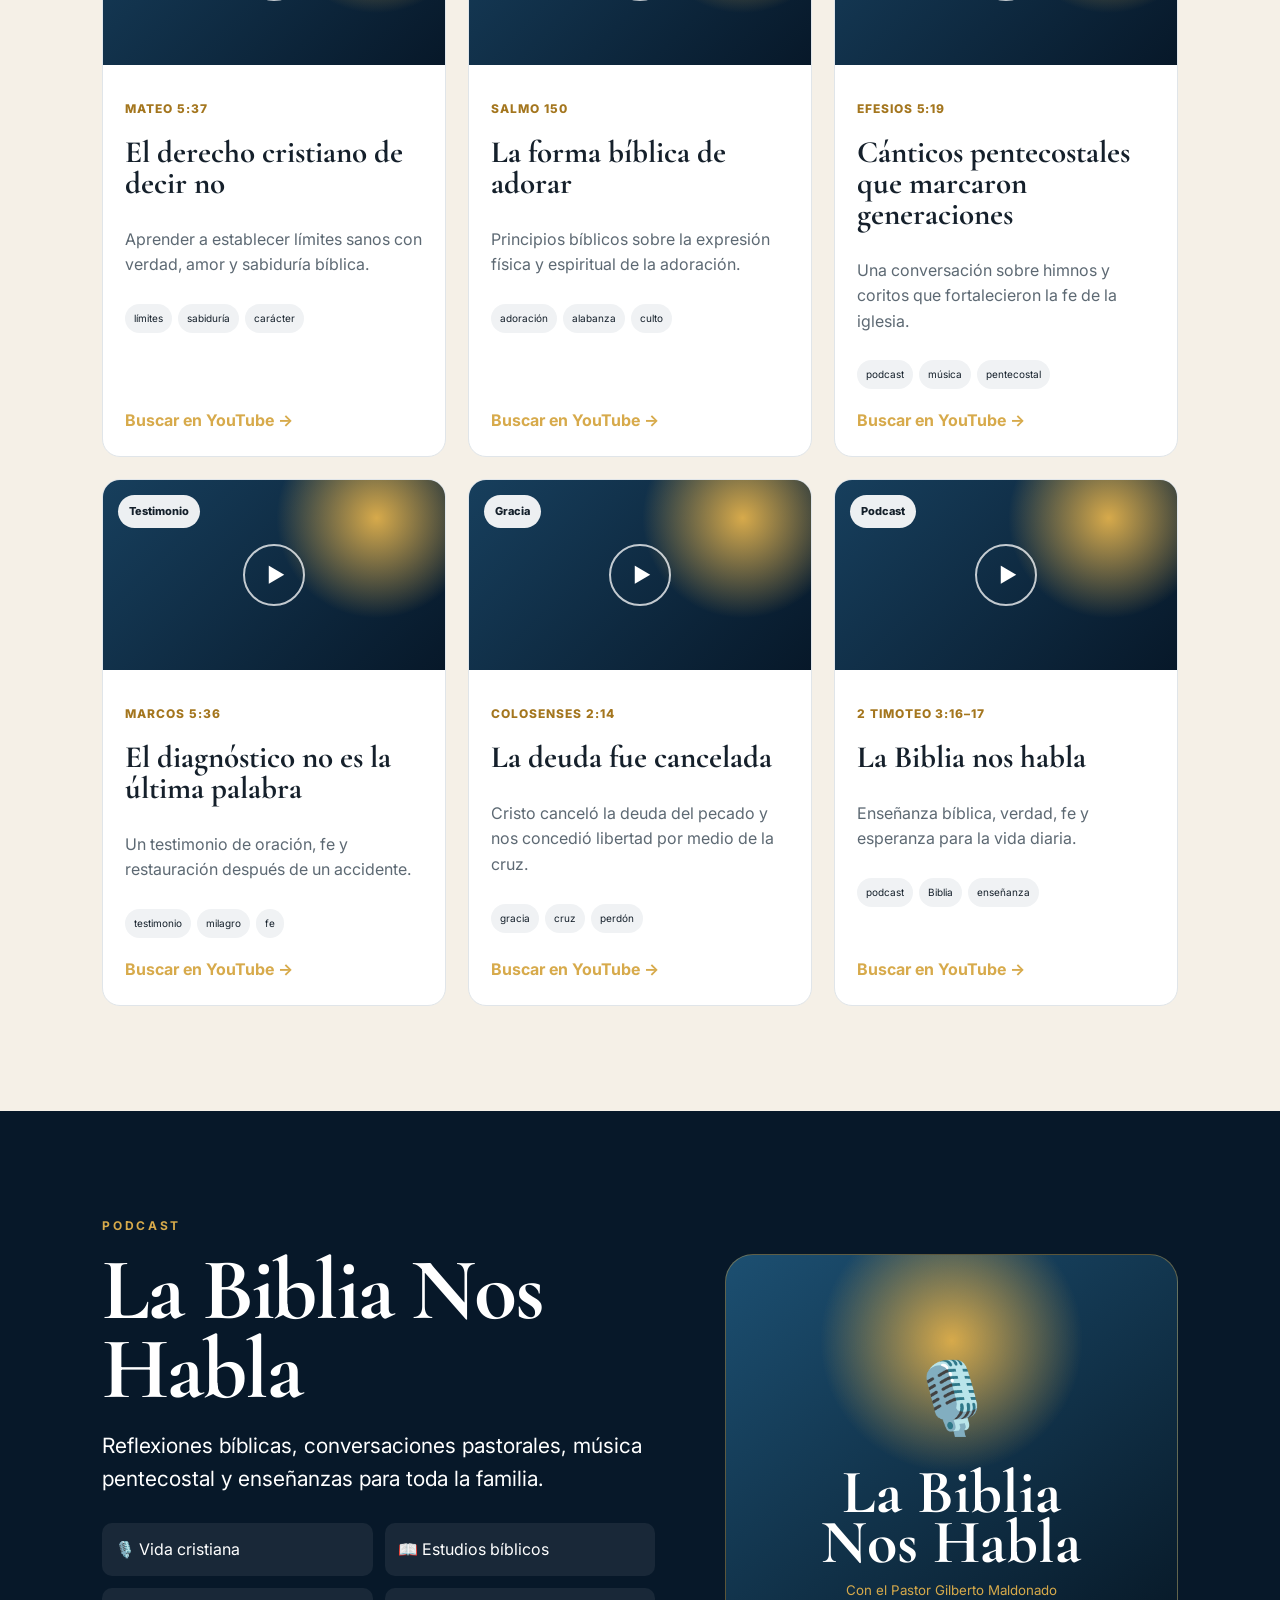
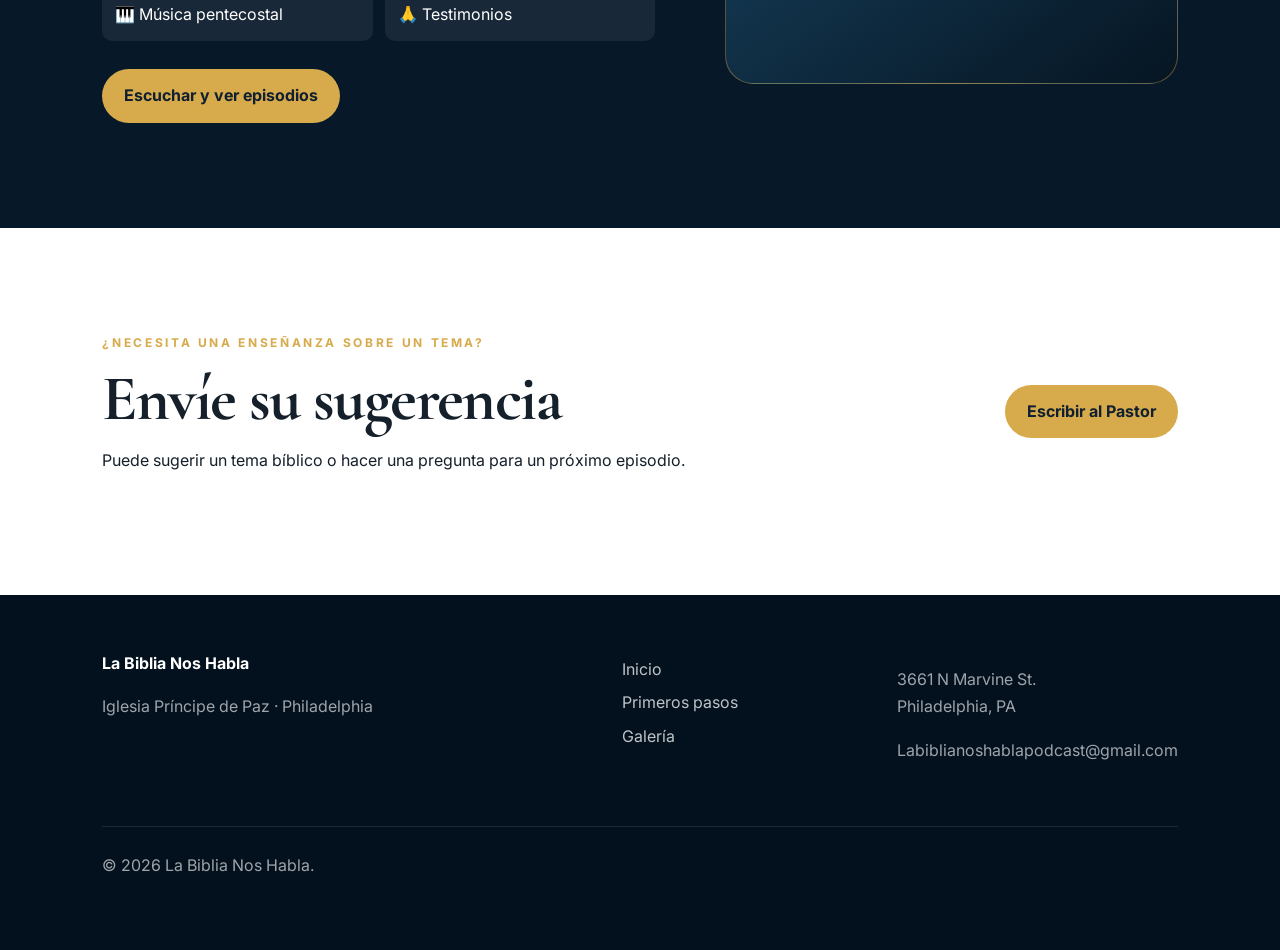
<file: predicaciones.html>
<!doctype html>
<html lang="es">
<head>
<meta charset="utf-8">
<meta name="viewport" content="width=device-width,initial-scale=1">
<meta name="description" content="Predicaciones, estudios bíblicos y podcast La Biblia Nos Habla con el Pastor Gilberto Maldonado.">
<title>Predicaciones y Podcast | La Biblia Nos Habla</title>
<link rel="preconnect" href="https://fonts.googleapis.com">
<link rel="preconnect" href="https://fonts.gstatic.com" crossorigin>
<link href="https://fonts.googleapis.com/css2?family=Cormorant+Garamond:wght@600;700&family=Inter:wght@400;500;600;700&display=swap" rel="stylesheet">
<link rel="stylesheet" href="styles.css">
</head>
<body class="inner-page sermons-page">
<header class="site-header">
<a class="brand" href="index.html"><span class="brand-mark">✦</span><span><strong>La Biblia Nos Habla</strong><small>Predicaciones y Podcast</small></span></a>
<button class="menu-btn" aria-label="Abrir menú">☰</button>
<nav class="nav">
<a href="index.html">Inicio</a>
<a href="#mensajes">Predicaciones</a>
<a href="#podcast">Podcast</a>
<a href="gallery.html">Galería</a>
<a class="nav-cta" href="index.html#oracion">Pedir oración</a>
</nav>
</header>

<main>
<section class="inner-hero sermons-hero">
<div>
<p class="eyebrow">La Palabra para la vida diaria</p>
<h1>Predicaciones y Podcast</h1>
<p>Mensajes centrados en Cristo, estudios bíblicos y conversaciones que fortalecen la fe.</p>
<div class="actions">
<a class="btn primary" href="https://www.youtube.com/@GilbertoMaldonado-00" target="_blank" rel="noopener">Visitar el canal de YouTube</a>
<a class="btn ghost" href="#mensajes">Explorar los temas</a>
</div>
</div>
</section>

<section class="section channel-highlight">
<div class="channel-photo">
<img src="assets/images/hero.webp" alt="Pastor Gilberto Maldonado en La Biblia Nos Habla">
</div>
<div class="channel-copy">
<p class="eyebrow">Canal oficial</p>
<h2>La Biblia Nos Habla</h2>
<p class="lead">Predicaciones, enseñanzas, testimonios y contenido pastoral con el Pastor Gilberto Maldonado.</p>
<p>Suscríbase al canal para recibir nuevos mensajes y compártalos con familiares y amigos.</p>
<div class="channel-actions">
<a class="btn primary" href="https://www.youtube.com/@GilbertoMaldonado-00?sub_confirmation=1" target="_blank" rel="noopener">Suscribirme</a>
<a class="btn outline" href="https://www.youtube.com/@GilbertoMaldonado-00/videos" target="_blank" rel="noopener">Ver todos los videos</a>
</div>
</div>
</section>

<section class="section soft" id="mensajes">
<div class="section-head">
<p class="eyebrow">Biblioteca de mensajes</p>
<h2>Encuentre una enseñanza</h2>
<p>Busque por título, texto bíblico o tema. Cada tarjeta le llevará a una búsqueda directa dentro de YouTube.</p>
</div>

<div class="sermon-tools">
<label class="sermon-search">
<span>🔎</span>
<input id="sermonSearch" type="search" placeholder="Buscar: salvación, familia, Espíritu Santo...">
</label>
<div class="sermon-filters" id="sermonFilters"></div>
</div>

<div class="sermon-grid" id="sermonGrid"></div>
<p class="empty-state" id="emptyState" hidden>No encontramos un mensaje con ese término.</p>
</section>

<section class="section dark podcast-section" id="podcast">
<div class="podcast-copy">
<p class="eyebrow">Podcast</p>
<h2>La Biblia Nos Habla</h2>
<p class="lead">Reflexiones bíblicas, conversaciones pastorales, música pentecostal y enseñanzas para toda la familia.</p>
<div class="podcast-topics">
<span>🎙️ Vida cristiana</span>
<span>📖 Estudios bíblicos</span>
<span>🎹 Música pentecostal</span>
<span>🙏 Testimonios</span>
</div>
<a class="btn primary" href="https://www.youtube.com/@GilbertoMaldonado-00" target="_blank" rel="noopener">Escuchar y ver episodios</a>
</div>
<div class="podcast-art">
<div class="podcast-mic">🎙️</div>
<strong>La Biblia<br>Nos Habla</strong>
<small>Con el Pastor Gilberto Maldonado</small>
</div>
</section>

<section class="section message-request">
<div>
<p class="eyebrow">¿Necesita una enseñanza sobre un tema?</p>
<h2>Envíe su sugerencia</h2>
<p>Puede sugerir un tema bíblico o hacer una pregunta para un próximo episodio.</p>
</div>
<a class="btn primary" href="mailto:Labiblianoshablapodcast@gmail.com?subject=Sugerencia%20para%20una%20predicación%20o%20podcast">Escribir al Pastor</a>
</section>
</main>

<footer>
<div><strong>La Biblia Nos Habla</strong><p>Iglesia Príncipe de Paz · Philadelphia</p></div>
<div><a href="index.html">Inicio</a><a href="principiantes.html">Primeros pasos</a><a href="gallery.html">Galería</a></div>
<div><p>3661 N Marvine St.<br>Philadelphia, PA</p><p>Labiblianoshablapodcast@gmail.com</p></div>
<p class="copyright">© <span id="year"></span> La Biblia Nos Habla.</p>
</footer>

<script src="sermons.js"></script>
</body>
</html>
</file>
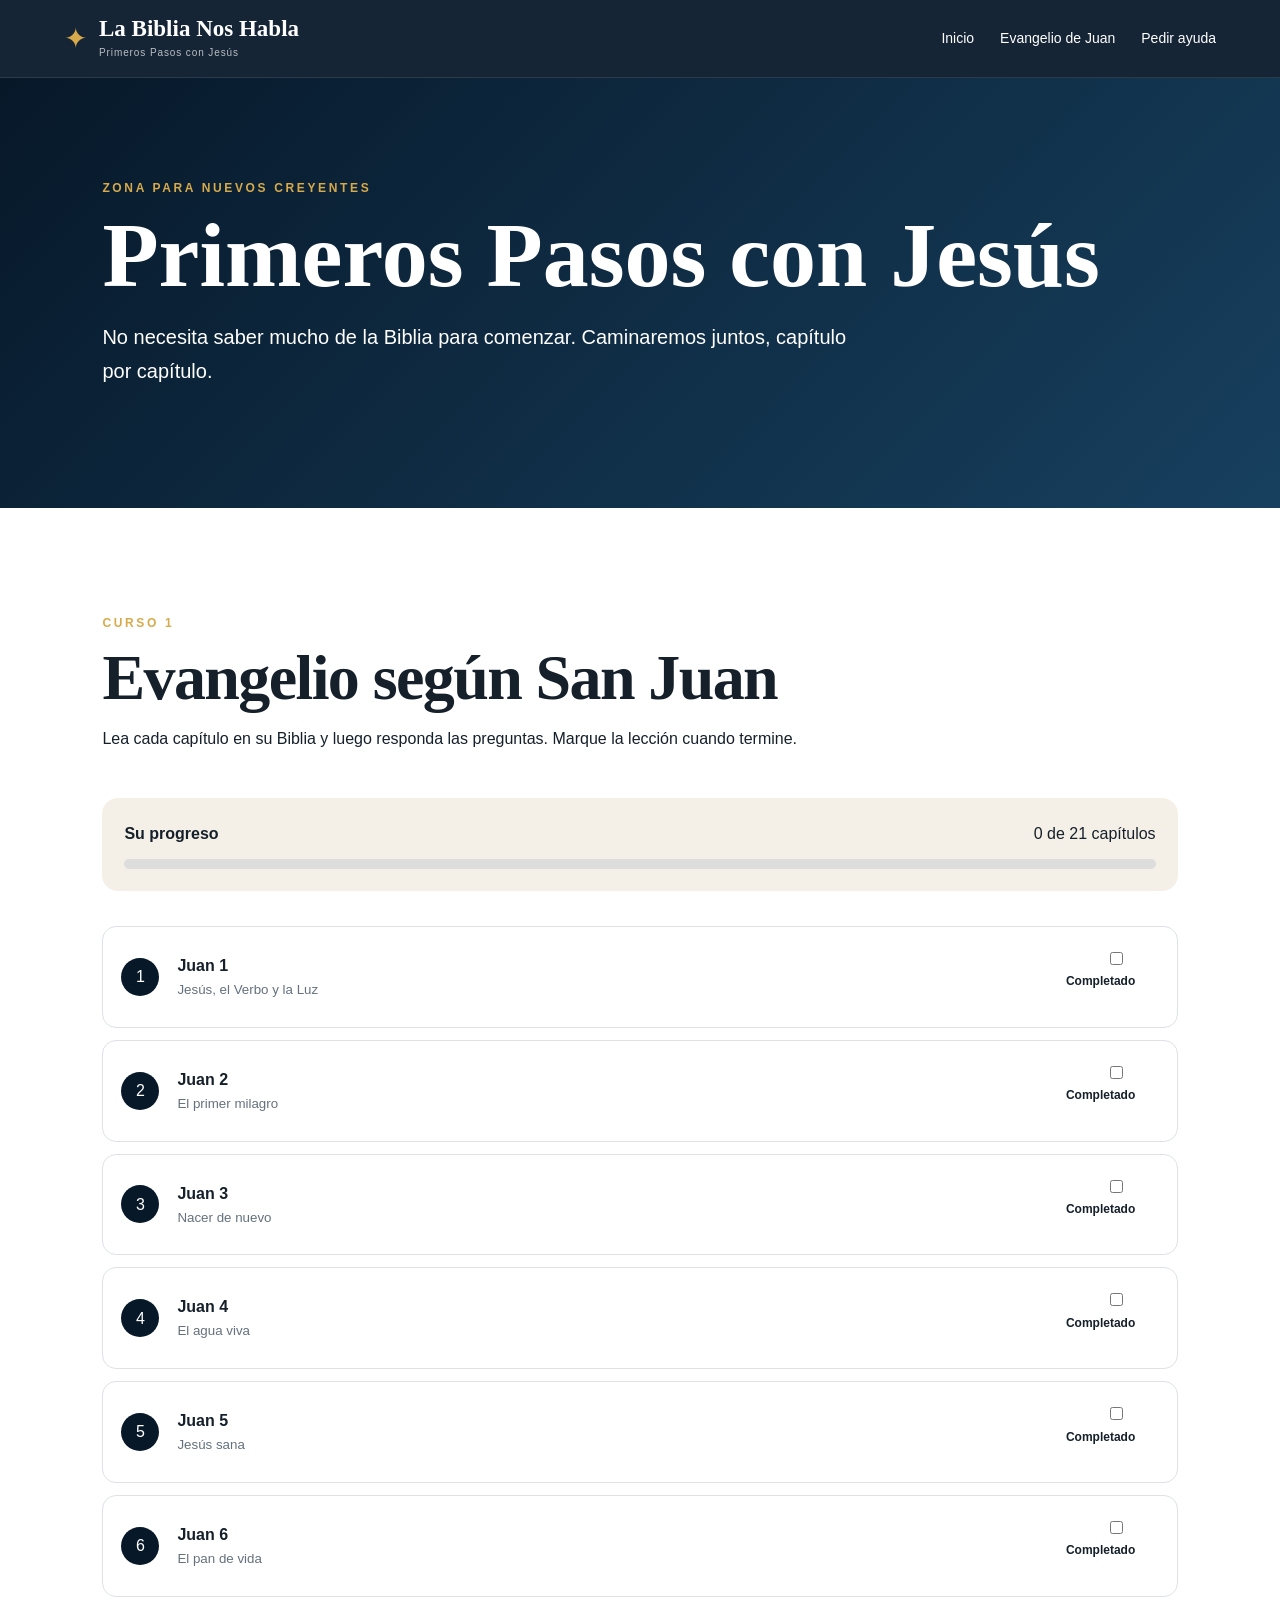
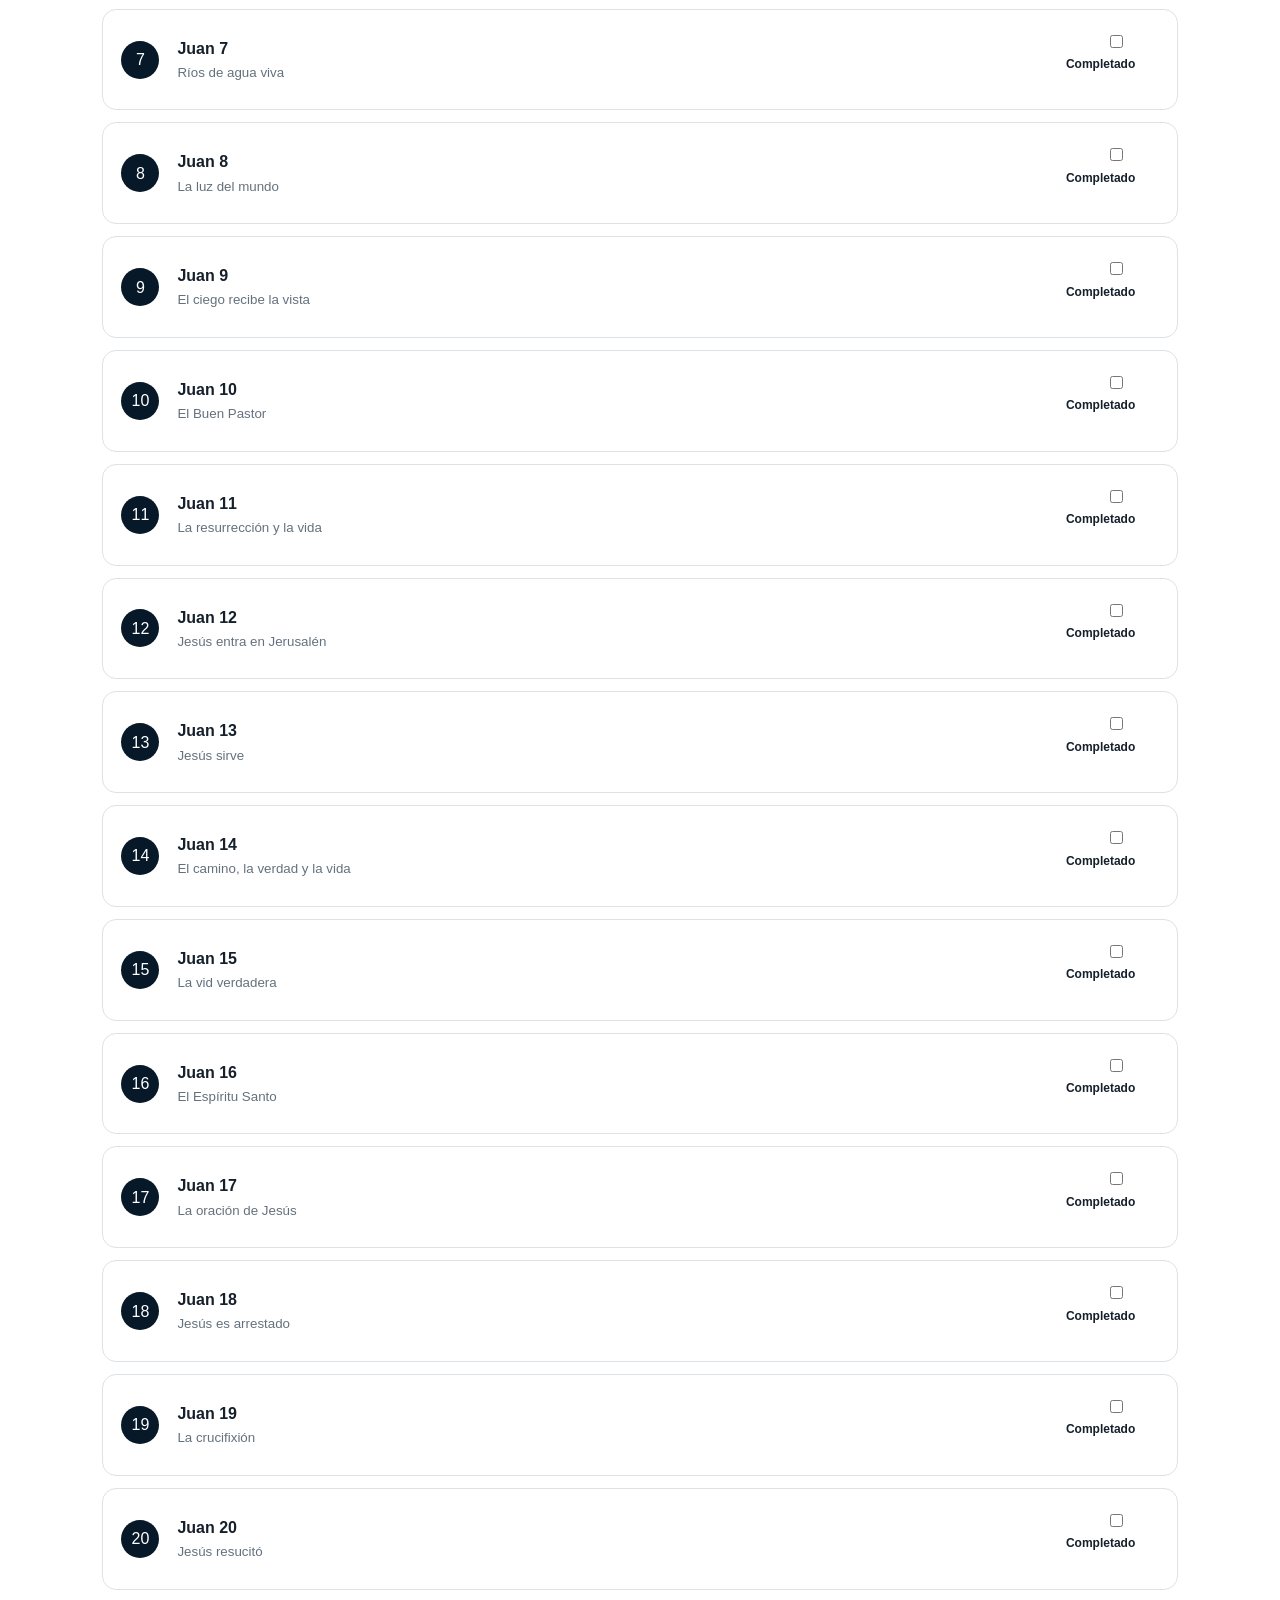
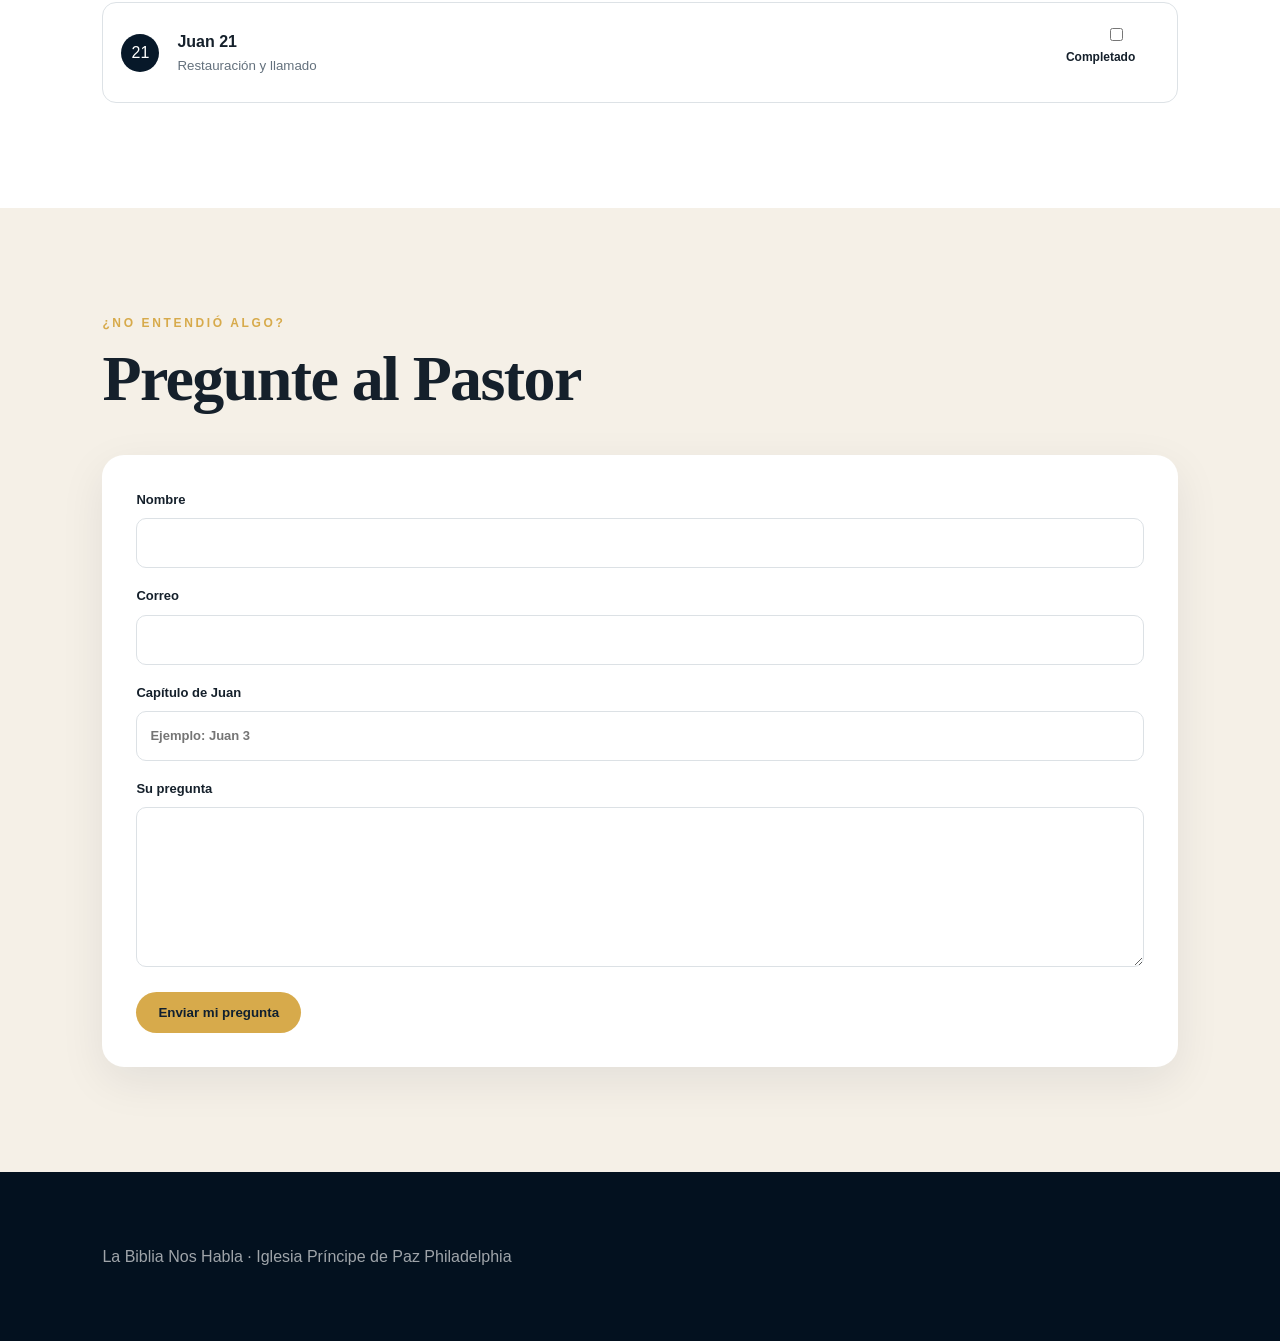
<file: principiantes.html>
<!doctype html><html lang="es"><head><meta charset="utf-8"><meta name="viewport" content="width=device-width,initial-scale=1"><title>Primeros Pasos con Jesús</title><link rel="stylesheet" href="styles.css"></head><body class="inner-page">
<header class="site-header"><a class="brand" href="index.html"><span class="brand-mark">✦</span><span><strong>La Biblia Nos Habla</strong><small>Primeros Pasos con Jesús</small></span></a><nav class="nav"><a href="index.html">Inicio</a><a href="#juan">Evangelio de Juan</a><a href="#ayuda">Pedir ayuda</a></nav></header>
<main>
<section class="inner-hero"><p class="eyebrow">Zona para nuevos creyentes</p><h1>Primeros Pasos con Jesús</h1><p>No necesita saber mucho de la Biblia para comenzar. Caminaremos juntos, capítulo por capítulo.</p></section>
<section class="section" id="juan"><div class="section-head"><p class="eyebrow">Curso 1</p><h2>Evangelio según San Juan</h2><p>Lea cada capítulo en su Biblia y luego responda las preguntas. Marque la lección cuando termine.</p></div>
<div class="progress-wrap"><div><strong>Su progreso</strong><span id="progressText">0 de 21 capítulos</span></div><div class="progress-bar"><span id="progressBar"></span></div></div>
<div class="lesson-list" id="lessonList"></div>
</section>
<section class="section soft" id="ayuda"><div class="section-head"><p class="eyebrow">¿No entendió algo?</p><h2>Pregunte al Pastor</h2></div>
<form class="prayer-form" action="https://formsubmit.co/Labiblianoshablapodcast@gmail.com" method="POST">
<input type="hidden" name="_subject" value="Pregunta de Primeros Pasos con Jesús">
<input type="hidden" name="_captcha" value="false">
<input type="hidden" name="_autoresponse" value="Dios le bendiga. Hemos recibido su pregunta del estudio bíblico. Gracias por tomar tiempo para crecer en la Palabra. Le responderemos tan pronto sea posible. — Pastor Gilberto Maldonado.">
<label>Nombre<input name="Nombre" required></label><label>Correo<input type="email" name="Correo" required></label>
<label>Capítulo de Juan<input name="Capítulo" placeholder="Ejemplo: Juan 3"></label>
<label>Su pregunta<textarea name="Pregunta" rows="6" required></textarea></label><button class="btn primary">Enviar mi pregunta</button>
</form></section>
</main><footer><p>La Biblia Nos Habla · Iglesia Príncipe de Paz Philadelphia</p></footer>
<script src="beginners.js"></script></body></html>
</file>
<file: styles.css>
:root{--navy:#071829;--navy2:#0d2942;--gold:#d7aa4b;--cream:#f5f0e7;--ink:#15202b;--muted:#64717d;--white:#fff;--radius:22px}
*{box-sizing:border-box}html{scroll-behavior:smooth}body{margin:0;font-family:Inter,Arial,sans-serif;color:var(--ink);background:#fff;line-height:1.7}img{max-width:100%;display:block}a{color:inherit}.skip{position:absolute;left:-9999px}.skip:focus{left:1rem;top:1rem;background:#fff;padding:.7rem;z-index:999}
.site-header{position:sticky;top:0;z-index:50;height:78px;padding:0 clamp(18px,5vw,72px);display:flex;align-items:center;justify-content:space-between;background:rgba(7,24,41,.94);backdrop-filter:blur(14px);color:#fff;border-bottom:1px solid rgba(255,255,255,.1)}
.brand{display:flex;gap:12px;align-items:center;text-decoration:none}.brand-mark{color:var(--gold);font-size:28px}.brand strong{display:block;font-family:"Cormorant Garamond",serif;font-size:23px;line-height:1}.brand small{display:block;font-size:10px;letter-spacing:.09em;opacity:.7;margin-top:4px}.nav{display:flex;gap:26px;align-items:center}.nav a{text-decoration:none;font-size:14px}.nav-cta{border:1px solid var(--gold);padding:8px 14px;border-radius:999px}.menu-btn{display:none;background:none;border:0;color:#fff;font-size:26px}
.hero{min-height:calc(100vh - 78px);position:relative;color:#fff;display:flex;align-items:center;padding:80px clamp(22px,8vw,130px);overflow:hidden}.hero-bg{position:absolute;inset:0;background:url("assets/images/hero.webp") center/cover no-repeat;transform:scale(1.03)}.hero-overlay{position:absolute;inset:0;background:linear-gradient(90deg,rgba(4,16,29,.95) 0%,rgba(4,16,29,.76) 48%,rgba(4,16,29,.28) 100%)}.hero-content{position:relative;max-width:790px}.eyebrow{text-transform:uppercase;letter-spacing:.22em;font-weight:700;font-size:12px;color:var(--gold);margin:0 0 14px}.hero h1,.section h2{font-family:"Cormorant Garamond",serif;line-height:.96;margin:0}.hero h1{font-size:clamp(54px,7.5vw,100px);letter-spacing:-.03em}.hero-content>p:not(.eyebrow){font-size:clamp(17px,2vw,21px);max-width:680px;color:rgba(255,255,255,.86)}.actions{display:flex;gap:14px;flex-wrap:wrap;margin-top:32px}.btn{display:inline-flex;align-items:center;justify-content:center;border:0;border-radius:999px;padding:13px 22px;text-decoration:none;font-weight:700;cursor:pointer}.btn.primary{background:var(--gold);color:#102030}.btn.ghost{border:1px solid rgba(255,255,255,.55);color:#fff}.hero-card{position:absolute;right:5vw;bottom:4vw;background:rgba(255,255,255,.95);color:var(--ink);padding:20px 24px;border-radius:16px;min-width:280px;box-shadow:0 20px 50px rgba(0,0,0,.25)}.hero-card span,.hero-card small{display:block;color:var(--muted);font-size:12px}.hero-card strong{display:block;margin:5px 0}
.section{padding:105px clamp(22px,8vw,130px)}.section-head{max-width:770px;margin-bottom:46px}.section h2{font-size:clamp(42px,5vw,70px);letter-spacing:-.025em}.lead{font-size:21px;line-height:1.55}.welcome-grid{display:grid;grid-template-columns:1.25fr .75fr;gap:70px}.welcome-copy blockquote{border-left:3px solid var(--gold);padding-left:24px;margin:35px 0;font-family:"Cormorant Garamond",serif;font-size:26px}.welcome-copy cite{display:block;font-family:Inter;font-size:12px;color:var(--muted);margin-top:10px}.service-cards{display:grid;gap:12px}.service-cards article{padding:20px 24px;border:1px solid #e5e8eb;border-radius:16px}.service-cards span,.service-cards small{display:block;color:var(--muted)}.service-cards strong{display:block;font-family:"Cormorant Garamond",serif;font-size:34px}
.dark{background:var(--navy);color:#fff}.story{display:grid;grid-template-columns:.85fr 1.15fr;gap:75px;align-items:center}.story-image img{width:100%;aspect-ratio:4/5;object-fit:cover;border-radius:var(--radius)}.story-copy p{color:rgba(255,255,255,.8)}.text-link{color:var(--gold);font-weight:700;text-decoration:none}.timeline-grid{display:grid;grid-template-columns:repeat(3,1fr);gap:18px}.timeline-grid article{padding:28px;border-radius:18px;background:var(--cream)}.timeline-grid b{color:var(--gold);font-size:13px}.timeline-grid h3{font-family:"Cormorant Garamond",serif;font-size:28px;margin:10px 0}.timeline-grid p{color:var(--muted)}
.church{display:grid;grid-template-columns:1.2fr .8fr;gap:65px;align-items:center}.church-photo img{height:620px;width:100%;object-fit:cover;border-radius:var(--radius)}.info-box{display:grid;grid-template-columns:110px 1fr;gap:20px;padding:18px 0;border-top:1px solid #e1e5e8}.info-box:last-of-type{border-bottom:1px solid #e1e5e8;margin-bottom:25px}.soft{background:var(--cream)}.covering-grid{display:grid;grid-template-columns:.85fr 1.15fr;gap:70px;align-items:center}.covering-image img{border-radius:var(--radius);width:100%;height:520px;object-fit:cover}.covering-copy h3{font-family:"Cormorant Garamond",serif;font-size:36px}
.mission-feature{display:grid;grid-template-columns:1fr 1fr;gap:20px;margin-bottom:55px}.mission-card{position:relative;border-radius:var(--radius);overflow:hidden;min-height:480px;color:#fff}.mission-card:after{content:"";position:absolute;inset:0;background:linear-gradient(transparent 35%,rgba(3,15,28,.9))}.mission-card img{width:100%;height:100%;object-fit:cover;position:absolute}.mission-card div{position:absolute;z-index:2;left:28px;right:28px;bottom:24px}.mission-card span{color:var(--gold);font-size:12px;text-transform:uppercase;letter-spacing:.16em}.mission-card h3{font-family:"Cormorant Garamond",serif;font-size:38px;margin:4px 0}.mission-card p{margin:0;color:rgba(255,255,255,.8)}.gallery{display:grid;grid-template-columns:repeat(4,1fr);grid-auto-rows:190px;gap:10px}.gallery-item{padding:0;border:0;overflow:hidden;cursor:pointer;background:#ddd}.gallery-item img{width:100%;height:100%;object-fit:cover;transition:.35s}.gallery-item:hover img{transform:scale(1.05)}.gallery-item.wide{grid-column:span 2}.gallery-item.tall{grid-row:span 2}
.media{display:grid;grid-template-columns:1fr 1fr;gap:70px;align-items:center}.media-copy p{color:rgba(255,255,255,.78)}.media-art{min-height:370px;border:1px solid rgba(215,170,75,.45);border-radius:var(--radius);display:flex;flex-direction:column;align-items:center;justify-content:center;text-align:center;background:radial-gradient(circle at center,#173b57,#071829 66%)}.media-art span{letter-spacing:.35em;color:var(--gold);font-size:14px}.media-art strong{font-family:"Cormorant Garamond",serif;font-size:64px}.media-art small{opacity:.65}
.book{display:grid;grid-template-columns:.7fr 1.3fr;gap:85px;align-items:center}.book-cover{background:#ddd;padding:35px;max-width:390px;transform:rotate(-2deg);box-shadow:0 30px 70px rgba(0,0,0,.2)}.book-inner{aspect-ratio:2/3;background:linear-gradient(145deg,#061525,#17405f);color:#fff;padding:45px 30px;display:flex;flex-direction:column;justify-content:center;text-align:center;border:2px solid var(--gold)}.book-inner small{letter-spacing:.28em;color:var(--gold)}.book-inner h2{font-size:55px;margin:30px 0}.book-inner span{font-size:13px;letter-spacing:.12em}.status{display:inline-block;padding:8px 14px;border-radius:99px;background:var(--cream);font-weight:700}
.prayer{display:grid;grid-template-columns:.8fr 1.2fr;gap:80px}.prayer-form{background:#fff;padding:34px;border-radius:var(--radius);box-shadow:0 14px 45px rgba(12,31,48,.08)}label{display:block;font-size:13px;font-weight:700;margin-bottom:17px}input,textarea{width:100%;margin-top:7px;border:1px solid #dce1e5;border-radius:10px;padding:13px;font:inherit}.form-note{font-size:13px;color:var(--muted)}.visit-grid{display:grid;grid-template-columns:1fr 1fr;gap:20px}.visit-grid article{border:1px solid #e2e5e8;border-radius:var(--radius);padding:30px}.visit-grid h3{font-family:"Cormorant Garamond",serif;font-size:32px;margin:0}.visit-grid a{color:#a87922;font-weight:700;text-decoration:none}
footer{background:#03111f;color:#fff;padding:55px clamp(22px,8vw,130px);display:grid;grid-template-columns:2fr 1fr 1fr;gap:30px}footer a{display:block;text-decoration:none;margin:6px 0;color:rgba(255,255,255,.75)}footer p{color:rgba(255,255,255,.62)}.copyright{grid-column:1/-1;border-top:1px solid rgba(255,255,255,.1);padding-top:25px}
.lightbox{position:fixed;inset:0;background:rgba(0,0,0,.94);z-index:100;display:none;align-items:center;justify-content:center;padding:40px}.lightbox.open{display:flex}.lightbox img{max-height:90vh;max-width:92vw}.lightbox button{position:absolute;right:25px;top:15px;background:none;border:0;color:#fff;font-size:44px;cursor:pointer}.reveal{opacity:0;transform:translateY(22px);transition:.7s ease}.reveal.visible{opacity:1;transform:none}
@media(max-width:900px){.menu-btn{display:block}.nav{display:none;position:absolute;top:78px;left:0;right:0;background:var(--navy);padding:20px;flex-direction:column}.nav.open{display:flex}.hero-card{display:none}.welcome-grid,.story,.church,.covering-grid,.media,.book,.prayer{grid-template-columns:1fr}.timeline-grid{grid-template-columns:1fr 1fr}.mission-feature{grid-template-columns:1fr}.gallery{grid-template-columns:repeat(2,1fr)}.church-photo img{height:420px}.book-cover{margin:auto}.visit-grid{grid-template-columns:1fr}footer{grid-template-columns:1fr 1fr}.brand small{display:none}}
@media(max-width:560px){.section{padding:78px 20px}.site-header{padding:0 18px}.hero{padding:70px 20px;min-height:80vh}.hero h1{font-size:50px}.timeline-grid{grid-template-columns:1fr}.gallery{grid-auto-rows:145px}.gallery-item.wide{grid-column:span 1}.gallery-item.tall{grid-row:span 1}.media-art strong{font-size:48px}.prayer-form{padding:22px}footer{grid-template-columns:1fr}}
@media(prefers-reduced-motion:reduce){html{scroll-behavior:auto}.reveal{opacity:1;transform:none;transition:none}}

.study-live{display:grid;grid-template-columns:1.2fr .8fr;gap:70px;align-items:center}.study-badge{min-height:310px;border:1px solid rgba(215,170,75,.45);border-radius:22px;display:flex;flex-direction:column;align-items:center;justify-content:center;text-align:center;background:radial-gradient(circle,#173b57,#071829)}.study-badge span{font-size:60px}.study-badge strong{font:700 40px "Cormorant Garamond",serif}.study-badge small{color:#d7aa4b}.small-note{font-size:13px;color:#6a7680}.dark .small-note{color:rgba(255,255,255,.65)}.highlight{outline:3px solid #d7aa4b;outline-offset:5px}
.beginner-preview{display:grid;grid-template-columns:.9fr 1.1fr;gap:70px;align-items:center}.beginner-photo img{height:520px;width:100%;object-fit:cover;border-radius:22px}.beginner-copy li{margin:8px 0}
.event-grid{display:grid;grid-template-columns:.7fr 1.3fr;gap:70px;align-items:center}.event-flyer{max-height:750px;width:100%;object-fit:contain;border-radius:16px;box-shadow:0 20px 60px rgba(0,0,0,.18)}.event-copy h3{font:700 42px "Cormorant Garamond",serif}
.giving-preview{display:grid;grid-template-columns:1fr 1fr;gap:60px;align-items:center}.giving-cards{display:grid;grid-template-columns:1fr 1fr;gap:14px}.giving-cards article{background:#fff;border-radius:16px;padding:25px;font-size:28px}.giving-cards strong{display:block;font-size:15px;margin-top:8px}
.inner-page{background:#fff}.inner-hero{padding:100px clamp(22px,8vw,130px);background:linear-gradient(135deg,#071829,#17405f);color:#fff}.inner-hero h1{font:700 clamp(50px,8vw,92px)/.95 "Cormorant Garamond",serif;margin:0}.inner-hero>p:last-child{font-size:20px;max-width:760px}
.progress-wrap{background:#f5f0e7;padding:22px;border-radius:16px;margin-bottom:35px}.progress-wrap>div:first-child{display:flex;justify-content:space-between}.progress-bar{height:10px;background:#ddd;border-radius:99px;margin-top:12px;overflow:hidden}.progress-bar span{display:block;height:100%;width:0;background:#d7aa4b;transition:.3s}
.lesson-list{display:grid;gap:12px}.lesson-card{border:1px solid #dde2e6;border-radius:14px;background:#fff}.lesson-card summary{list-style:none;display:flex;align-items:center;gap:18px;padding:18px;cursor:pointer}.lesson-card summary>span{width:38px;height:38px;border-radius:50%;background:#071829;color:#fff;display:grid;place-items:center}.lesson-card summary div{flex:1}.lesson-card summary strong,.lesson-card summary small{display:block}.lesson-card summary small{color:#64717d}.complete-check{font-size:12px}.lesson-body{padding:0 24px 24px}.lesson-body textarea{width:100%;border:1px solid #ddd;border-radius:10px;padding:12px}
.giving-options{display:grid;grid-template-columns:repeat(2,1fr);gap:20px}.giving-options article{border:1px solid #e0e5e8;border-radius:20px;padding:30px}.giving-options article>span{font-size:42px}.giving-options h2{font-size:40px}.setup-alert{background:#fff4ce;border-left:5px solid #d7aa4b;padding:20px;border-radius:10px;margin-top:30px}
@media(max-width:900px){.study-live,.beginner-preview,.event-grid,.giving-preview{grid-template-columns:1fr}.giving-options{grid-template-columns:1fr}.event-flyer{max-height:600px}}

.gallery-hero{background:linear-gradient(rgba(4,18,31,.75),rgba(4,18,31,.9)),url('assets/images/mission-1.webp') center/cover;min-height:500px;display:flex;flex-direction:column;justify-content:flex-end}
.gallery-controls{position:sticky;top:78px;z-index:20;background:rgba(255,255,255,.96);backdrop-filter:blur(12px);display:flex;gap:10px;justify-content:center;flex-wrap:wrap;padding:18px 20px;border-bottom:1px solid #e8e8e8}
.gallery-filter{border:1px solid #cfd6dc;background:#fff;border-radius:999px;padding:10px 18px;font-weight:700;cursor:pointer}.gallery-filter.active,.gallery-filter:hover{background:#071829;color:#fff;border-color:#071829}
.photo-wall{display:grid;grid-template-columns:repeat(4,1fr);grid-auto-rows:270px;gap:18px}.photo-card{position:relative;overflow:hidden;border-radius:18px;background:#071829;transition:opacity .25s,transform .25s}.photo-card.hidden{display:none}.photo-card.featured,.photo-card.wide{grid-column:span 2}.photo-card.featured{grid-row:span 2}.photo-card.portrait{grid-row:span 2}
.photo-card button{border:0;padding:0;width:100%;height:100%;display:block;cursor:zoom-in;background:#071829}.photo-card img{width:100%;height:100%;object-fit:cover;transition:transform .55s,filter .3s}.photo-card:hover img{transform:scale(1.045);filter:brightness(.78)}
.photo-card figcaption{position:absolute;left:0;right:0;bottom:0;padding:50px 20px 18px;color:#fff;background:linear-gradient(transparent,rgba(0,0,0,.82));pointer-events:none}.photo-card figcaption strong,.photo-card figcaption span{display:block}.photo-card figcaption strong{font-size:17px}.photo-card figcaption span{font-size:12px;opacity:.8;margin-top:4px}
.gallery-modal{position:fixed;inset:0;z-index:1000;background:rgba(1,8,14,.94);display:none;align-items:center;justify-content:center;padding:55px}.gallery-modal.open{display:flex}.gallery-modal figure{max-width:min(1180px,90vw);max-height:88vh;margin:0;text-align:center}.gallery-modal img{max-width:100%;max-height:80vh;object-fit:contain;border-radius:12px;box-shadow:0 25px 80px #000}.gallery-modal figcaption{color:#fff;margin-top:15px;font-size:15px}
.gallery-modal-close,.gallery-modal-prev,.gallery-modal-next{position:absolute;border:0;background:rgba(255,255,255,.12);color:#fff;cursor:pointer;border-radius:50%;display:grid;place-items:center}.gallery-modal-close{right:24px;top:22px;width:48px;height:48px;font-size:32px}.gallery-modal-prev,.gallery-modal-next{top:50%;width:52px;height:52px;font-size:46px;line-height:1}.gallery-modal-prev{left:22px}.gallery-modal-next{right:22px}
.gallery-callout{display:flex;justify-content:space-between;gap:40px;align-items:center;background:#071829;color:#fff}.gallery-callout h2{font:700 clamp(38px,5vw,64px)/1 "Cormorant Garamond",serif;max-width:800px}.gallery-cta{text-align:center;margin-top:35px}
@media(max-width:1050px){.photo-wall{grid-template-columns:repeat(3,1fr)}}
@media(max-width:760px){.gallery-controls{top:68px;justify-content:flex-start;overflow-x:auto;flex-wrap:nowrap}.photo-wall{grid-template-columns:1fr 1fr;grid-auto-rows:210px}.photo-card.featured,.photo-card.wide{grid-column:span 2}.photo-card.portrait{grid-row:span 2}.gallery-modal{padding:60px 10px}.gallery-modal-prev{left:6px}.gallery-modal-next{right:6px}.gallery-callout{display:block}.gallery-callout .btn{margin-top:22px}}
@media(max-width:480px){.photo-wall{grid-template-columns:1fr;grid-auto-rows:270px}.photo-card.featured,.photo-card.wide{grid-column:span 1}.photo-card.featured,.photo-card.portrait{grid-row:span 1}}

.sermons-hero{background:linear-gradient(90deg,rgba(2,12,22,.94),rgba(2,12,22,.45)),url('assets/images/hero.webp') center/cover;min-height:610px;display:flex;align-items:center}.sermons-hero>div{max-width:820px}.sermons-hero .actions{margin-top:28px}
.channel-highlight{display:grid;grid-template-columns:1fr 1fr;gap:70px;align-items:center}.channel-photo img{width:100%;height:540px;object-fit:cover;border-radius:22px}.channel-copy h2{font:700 clamp(50px,6vw,78px)/.95 "Cormorant Garamond",serif;margin:8px 0 20px}.channel-actions{display:flex;gap:14px;flex-wrap:wrap;margin-top:28px}.btn.outline{border:1px solid #071829;color:#071829;background:transparent}
.sermon-tools{display:flex;flex-direction:column;gap:18px;margin-bottom:32px}.sermon-search{display:flex;align-items:center;gap:12px;background:#fff;border:1px solid #d7dde2;border-radius:14px;padding:0 16px;max-width:700px}.sermon-search input{width:100%;padding:16px 0;border:0;outline:0;font-size:16px}.sermon-filters{display:flex;gap:9px;flex-wrap:wrap}.sermon-filter{border:1px solid #ccd4da;background:#fff;border-radius:999px;padding:9px 15px;font-weight:700;cursor:pointer}.sermon-filter.active,.sermon-filter:hover{background:#071829;color:#fff;border-color:#071829}
.sermon-grid{display:grid;grid-template-columns:repeat(3,1fr);gap:22px}.sermon-card{background:#fff;border:1px solid #e0e5e9;border-radius:18px;overflow:hidden;display:flex;flex-direction:column;transition:transform .25s,box-shadow .25s}.sermon-card:hover{transform:translateY(-5px);box-shadow:0 16px 40px rgba(7,24,41,.12)}.sermon-thumb{height:190px;background:radial-gradient(circle at 80% 20%,#d7aa4b,transparent 32%),linear-gradient(135deg,#173f5d,#071829);position:relative;display:grid;place-items:center}.sermon-category{position:absolute;left:15px;top:15px;background:rgba(255,255,255,.92);padding:7px 11px;border-radius:999px;font-size:11px;font-weight:800}.play-mark{width:62px;height:62px;border:2px solid rgba(255,255,255,.75);border-radius:50%;display:grid;place-items:center;color:#fff;padding-left:4px;font-size:20px}.sermon-card-body{padding:22px;display:flex;flex-direction:column;flex:1}.sermon-card-body h3{font:700 31px/1 "Cormorant Garamond",serif;margin:5px 0 12px}.sermon-card-body>p:not(.sermon-scripture){color:#5d6973;line-height:1.6}.sermon-scripture{font-size:12px;color:#a4761e;font-weight:800;text-transform:uppercase;letter-spacing:.08em}.sermon-tags{display:flex;gap:6px;flex-wrap:wrap;margin:10px 0 18px}.sermon-tags span{font-size:10px;background:#f0f2f4;border-radius:999px;padding:6px 9px}.sermon-card .text-link{margin-top:auto}.empty-state{text-align:center;padding:40px;font-weight:700}
.podcast-section{display:grid;grid-template-columns:1.1fr .9fr;gap:70px;align-items:center}.podcast-copy h2{font:700 clamp(54px,7vw,88px)/.9 "Cormorant Garamond",serif}.podcast-topics{display:grid;grid-template-columns:1fr 1fr;gap:12px;margin:28px 0}.podcast-topics span{padding:13px;background:rgba(255,255,255,.07);border-radius:10px}.podcast-art{min-height:430px;border-radius:28px;background:radial-gradient(circle at 50% 20%,#d7aa4b,transparent 32%),linear-gradient(145deg,#1c4f71,#061522);display:flex;flex-direction:column;align-items:center;justify-content:center;text-align:center;border:1px solid rgba(215,170,75,.4)}.podcast-mic{font-size:70px}.podcast-art strong{font:700 62px/.8 "Cormorant Garamond",serif;margin:12px 0;color:#fff}.podcast-art small{color:#d7aa4b}
.message-request{display:flex;align-items:center;justify-content:space-between;gap:40px}.message-request h2{font:700 clamp(42px,5vw,68px)/1 "Cormorant Garamond",serif}
.sermons-preview{background:#fff}.preview-message-grid{display:grid;grid-template-columns:repeat(3,1fr);gap:18px}.preview-message-grid article{background:#f5f0e7;border-radius:18px;padding:28px}.preview-message-grid span{font-size:36px}.preview-message-grid h3{font:700 33px "Cormorant Garamond",serif;margin:12px 0 5px}
@media(max-width:980px){.channel-highlight,.podcast-section{grid-template-columns:1fr}.sermon-grid{grid-template-columns:repeat(2,1fr)}.channel-photo img{height:430px}}
@media(max-width:700px){.sermon-grid,.preview-message-grid{grid-template-columns:1fr}.message-request{display:block}.message-request .btn{margin-top:22px}.podcast-topics{grid-template-columns:1fr}.sermons-hero{min-height:540px}}

.pastor-hero{display:grid;grid-template-columns:.9fr 1.1fr;min-height:720px;background:#f5f0e7}.pastor-hero-image img{width:100%;height:100%;object-fit:cover}.pastor-hero-copy{padding:90px clamp(30px,7vw,110px);display:flex;flex-direction:column;justify-content:center}.pastor-hero-copy h1{font:700 clamp(58px,8vw,108px)/.86 "Cormorant Garamond",serif;margin:8px 0 26px}.pastor-hero-copy .lead{font-size:22px}
.testimony-grid{display:grid;grid-template-columns:1.1fr .9fr;gap:70px;align-items:center}.testimony-copy p{font-size:18px;line-height:1.85}.testimony-copy blockquote{font:700 34px/1.15 "Cormorant Garamond",serif;border-left:4px solid #d7aa4b;padding-left:22px;margin:30px 0;color:#173f5d}.testimony-photo img{width:100%;height:560px;object-fit:cover;border-radius:20px}
.ministry-stats{display:grid;grid-template-columns:repeat(4,1fr);gap:16px;margin:35px 0}.ministry-stats article{padding:28px;border:1px solid rgba(255,255,255,.16);border-radius:16px;text-align:center;background:rgba(255,255,255,.04)}.ministry-stats strong{display:block;font:700 54px "Cormorant Garamond",serif;color:#d7aa4b}.ministry-stats span{font-size:13px;color:rgba(255,255,255,.72)}.two-column-copy{columns:2;column-gap:50px}.two-column-copy p{font-size:17px;line-height:1.8;margin-top:0}
.timeline{display:grid;gap:18px;max-width:980px;margin:auto}.timeline article{display:grid;grid-template-columns:80px 1fr;gap:24px;padding:25px;border-bottom:1px solid #dde2e6}.timeline article>span{width:60px;height:60px;border-radius:50%;display:grid;place-items:center;background:#071829;color:#d7aa4b;font-weight:800}.timeline h3{font:700 34px "Cormorant Garamond",serif;margin:0 0 6px}
.qeqchi-section{display:grid;grid-template-columns:1fr 1fr;gap:65px;align-items:center}.qeqchi-photo img{width:100%;height:560px;object-fit:cover;border-radius:22px}.qeqchi-copy h2{font:700 clamp(48px,6vw,76px)/.95 "Cormorant Garamond",serif}.qeqchi-copy p{font-size:17px;line-height:1.8}
.book-preview{display:grid;grid-template-columns:.8fr 1.2fr;gap:70px;align-items:center}.book-cover{display:grid;place-items:center}.book-inner{width:min(360px,90%);aspect-ratio:.68;background:radial-gradient(circle at 50% 15%,#d7aa4b,transparent 28%),linear-gradient(145deg,#133a56,#040d16);border:8px solid #d7aa4b;box-shadow:0 25px 60px rgba(0,0,0,.2);display:flex;flex-direction:column;align-items:center;justify-content:center;text-align:center;color:#fff;padding:35px}.book-inner small{letter-spacing:.2em;text-transform:uppercase;color:#d7aa4b}.book-inner strong{font:700 58px/.85 "Cormorant Garamond",serif;margin:25px 0}.book-inner span{font-size:13px}.book-copy h2{font:700 clamp(52px,6vw,80px)/.9 "Cormorant Garamond",serif}
.pastor-cta{display:flex;justify-content:space-between;gap:40px;align-items:center;background:#071829;color:#fff}.pastor-cta h2{font:700 clamp(44px,6vw,72px)/.95 "Cormorant Garamond",serif;max-width:900px}
@media(max-width:950px){.pastor-hero,.testimony-grid,.qeqchi-section,.book-preview{grid-template-columns:1fr}.pastor-hero-image img{height:560px}.ministry-stats{grid-template-columns:1fr 1fr}.two-column-copy{columns:1}.pastor-cta{display:block}.pastor-cta .btn{margin-top:24px}}
@media(max-width:560px){.ministry-stats{grid-template-columns:1fr}.timeline article{grid-template-columns:55px 1fr;padding:18px 0}.timeline article>span{width:46px;height:46px}.pastor-hero-copy{padding:55px 24px}}

.connection-hero{background:linear-gradient(90deg,rgba(3,17,29,.95),rgba(3,17,29,.45)),url('assets/images/church-family.webp') center/cover;min-height:590px;display:flex;align-items:center}.connection-hero>div{max-width:780px}.connection-hero h1{font:700 clamp(60px,9vw,110px)/.85 "Cormorant Garamond",serif}
.connection-grid{display:grid;grid-template-columns:repeat(4,1fr);gap:18px}.connection-card{border:1px solid #dce2e7;background:#fff;border-radius:18px;padding:28px;text-align:left;cursor:pointer;transition:.25s;min-height:245px}.connection-card:hover,.connection-card.selected{transform:translateY(-5px);border-color:#d7aa4b;box-shadow:0 16px 35px rgba(7,24,41,.12)}.connection-card.selected{background:#fff8e7}.connection-card>span{font-size:42px}.connection-card h3{font:700 32px/1 "Cormorant Garamond",serif;margin:14px 0 9px}.connection-card p{color:#5e6b75;line-height:1.6}
.connection-form-section{display:grid;grid-template-columns:.8fr 1.2fr;gap:70px;align-items:start}.connection-form-copy h2{font:700 clamp(52px,6vw,78px)/.9 "Cormorant Garamond",serif}.privacy-note{margin-top:28px;background:#fff;border-left:4px solid #d7aa4b;padding:20px;border-radius:10px}.connection-form{background:#fff;border-radius:22px;padding:32px;box-shadow:0 18px 45px rgba(7,24,41,.08)}.connection-form label{display:block;font-weight:700;font-size:13px;margin-bottom:17px}.connection-form input,.connection-form select,.connection-form textarea{display:block;width:100%;margin-top:7px;border:1px solid #cfd7dd;border-radius:10px;padding:13px;font:inherit;background:#fff}.connection-form textarea{resize:vertical}.form-row{display:grid;grid-template-columns:1fr 1fr;gap:16px}.consent-check{display:flex!important;gap:9px;align-items:flex-start}.consent-check input{width:auto!important;margin-top:2px!important}
.next-step-grid{display:grid;grid-template-columns:repeat(4,1fr);gap:16px}.next-step-grid a{color:#fff;text-decoration:none;padding:26px;border:1px solid rgba(255,255,255,.15);border-radius:16px;background:rgba(255,255,255,.04);transition:.25s}.next-step-grid a:hover{transform:translateY(-4px);border-color:#d7aa4b}.next-step-grid span{display:block;font-size:35px}.next-step-grid strong,.next-step-grid small{display:block}.next-step-grid strong{font:700 27px/1 "Cormorant Garamond",serif;margin:12px 0 7px}.next-step-grid small{color:rgba(255,255,255,.65);line-height:1.5}
.connection-preview{background:#071829;color:#fff}.connection-preview-grid{display:grid;grid-template-columns:repeat(4,1fr);gap:14px}.connection-preview-grid a{text-decoration:none;color:#fff;text-align:center;padding:28px 15px;border:1px solid rgba(255,255,255,.16);border-radius:16px}.connection-preview-grid a:hover{border-color:#d7aa4b;background:rgba(255,255,255,.05)}.connection-preview-grid span,.connection-preview-grid strong{display:block}.connection-preview-grid span{font-size:38px}.connection-preview-grid strong{margin-top:10px}
@media(max-width:1050px){.connection-grid{grid-template-columns:repeat(2,1fr)}.next-step-grid{grid-template-columns:1fr 1fr}.connection-form-section{grid-template-columns:1fr}.connection-preview-grid{grid-template-columns:1fr 1fr}}
@media(max-width:620px){.connection-grid,.next-step-grid,.connection-preview-grid,.form-row{grid-template-columns:1fr}.connection-card{min-height:auto}}

.online-hero{min-height:650px;position:relative;background:url('assets/images/worship.webp') center/cover;display:flex;align-items:center}.online-hero-overlay{position:absolute;inset:0;background:linear-gradient(90deg,rgba(3,16,28,.96),rgba(3,16,28,.42))}.online-hero-content{position:relative;color:#fff;max-width:860px;padding:90px clamp(24px,8vw,130px)}.online-hero h1{font:700 clamp(60px,9vw,112px)/.85 "Cormorant Garamond",serif}.live-status{display:inline-flex;align-items:center;gap:9px;background:rgba(255,255,255,.12);padding:9px 14px;border-radius:999px}.live-status span{width:10px;height:10px;border-radius:50%;background:#d7aa4b}.live-status.live span{background:#23d160;box-shadow:0 0 0 7px rgba(35,209,96,.15)}
.next-service{display:grid;grid-template-columns:1fr 1fr;gap:60px;align-items:center}.next-service h2{font:700 clamp(52px,7vw,88px)/.9 "Cormorant Garamond",serif}.countdown-card{background:#071829;color:#fff;padding:36px;border-radius:24px;text-align:center}.countdown{display:grid;grid-template-columns:repeat(4,1fr);gap:10px;margin:25px 0}.countdown div{padding:18px 8px;background:rgba(255,255,255,.07);border-radius:14px}.countdown strong,.countdown span{display:block}.countdown strong{font:700 46px "Cormorant Garamond",serif;color:#d7aa4b}.countdown span{font-size:11px}
.weekly-study{display:grid;grid-template-columns:1fr .35fr;gap:40px;align-items:center}.weekly-study h2{font:700 clamp(48px,6vw,78px)/.95 "Cormorant Garamond",serif}.weekly-study-icon{font-size:120px;text-align:center}
.devotional-section{display:grid;grid-template-columns:1fr 1fr;gap:60px;align-items:center}.devotional-card{background:#f5f0e7;padding:44px;border-radius:24px}.devotional-card blockquote{font:700 clamp(34px,5vw,58px)/1.05 "Cormorant Garamond",serif;margin:20px 0}.verse-reference{color:#a4761e;font-weight:800}.devotional-copy h2{font:700 clamp(46px,6vw,74px)/.95 "Cormorant Garamond",serif}
.bible-access{display:grid;grid-template-columns:1fr .35fr;gap:40px;align-items:center}.bible-access h2{font:700 clamp(48px,6vw,76px)/.95 "Cormorant Garamond",serif}.bible-symbol{font-size:120px;text-align:center}
.ministry-grid{display:grid;grid-template-columns:repeat(3,1fr);gap:18px}.ministry-grid article{border:1px solid #dce2e7;border-radius:18px;padding:28px}.ministry-grid span{font-size:40px}.ministry-grid h3{font:700 34px "Cormorant Garamond",serif;margin:12px 0}.ministry-grid a{color:#a4761e;font-weight:800;text-decoration:none}
.callback-section{display:grid;grid-template-columns:.8fr 1.2fr;gap:70px;align-items:start;background:#f5f0e7}.callback-copy h2{font:700 clamp(52px,6vw,80px)/.9 "Cormorant Garamond",serif}.online-closing{display:flex;justify-content:space-between;gap:40px;align-items:center}.online-closing h2{font:700 clamp(48px,6vw,76px)/.95 "Cormorant Garamond",serif}.online-preview{background:#f5f0e7}
@media(max-width:950px){.next-service,.weekly-study,.devotional-section,.bible-access,.callback-section{grid-template-columns:1fr}.ministry-grid{grid-template-columns:1fr 1fr}.online-closing{display:block}.online-closing .actions{margin-top:24px}}
@media(max-width:600px){.countdown{grid-template-columns:1fr 1fr}.ministry-grid{grid-template-columns:1fr}.weekly-study-icon,.bible-symbol{font-size:80px}}
</file>
